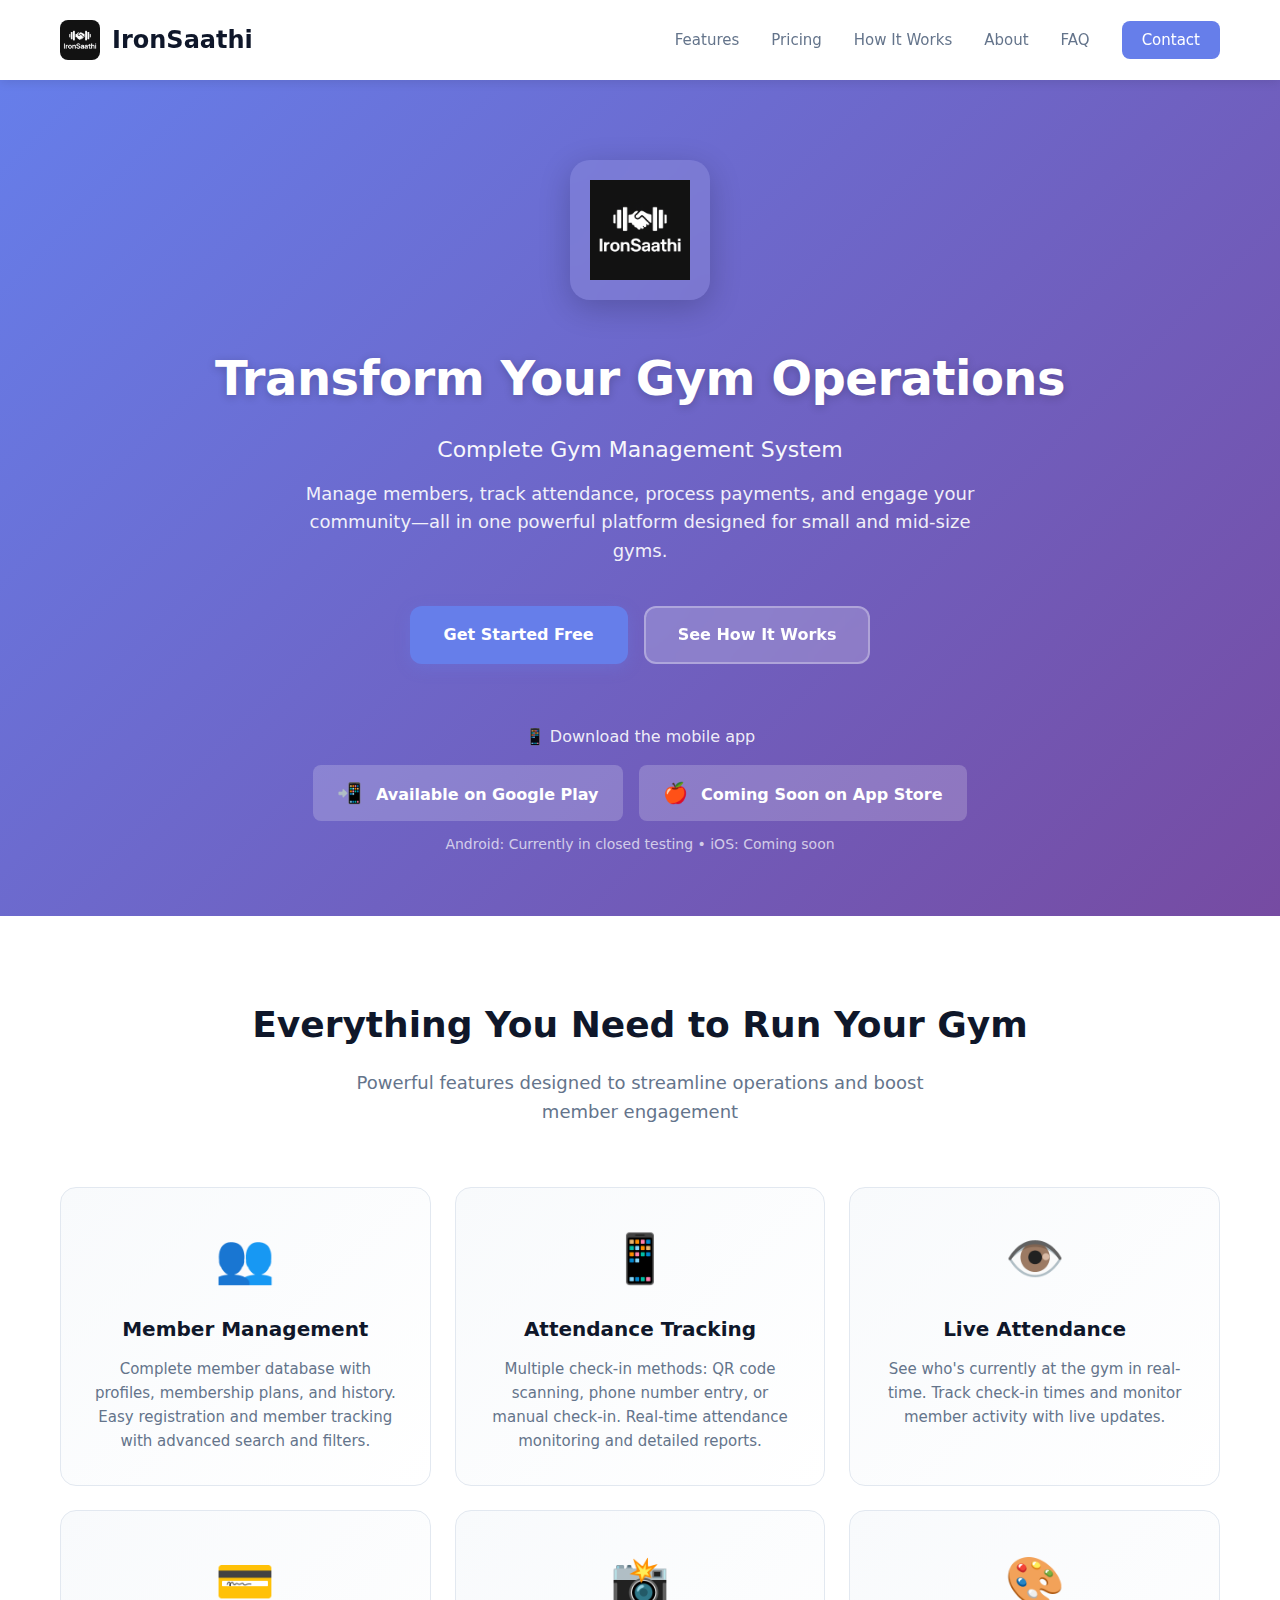
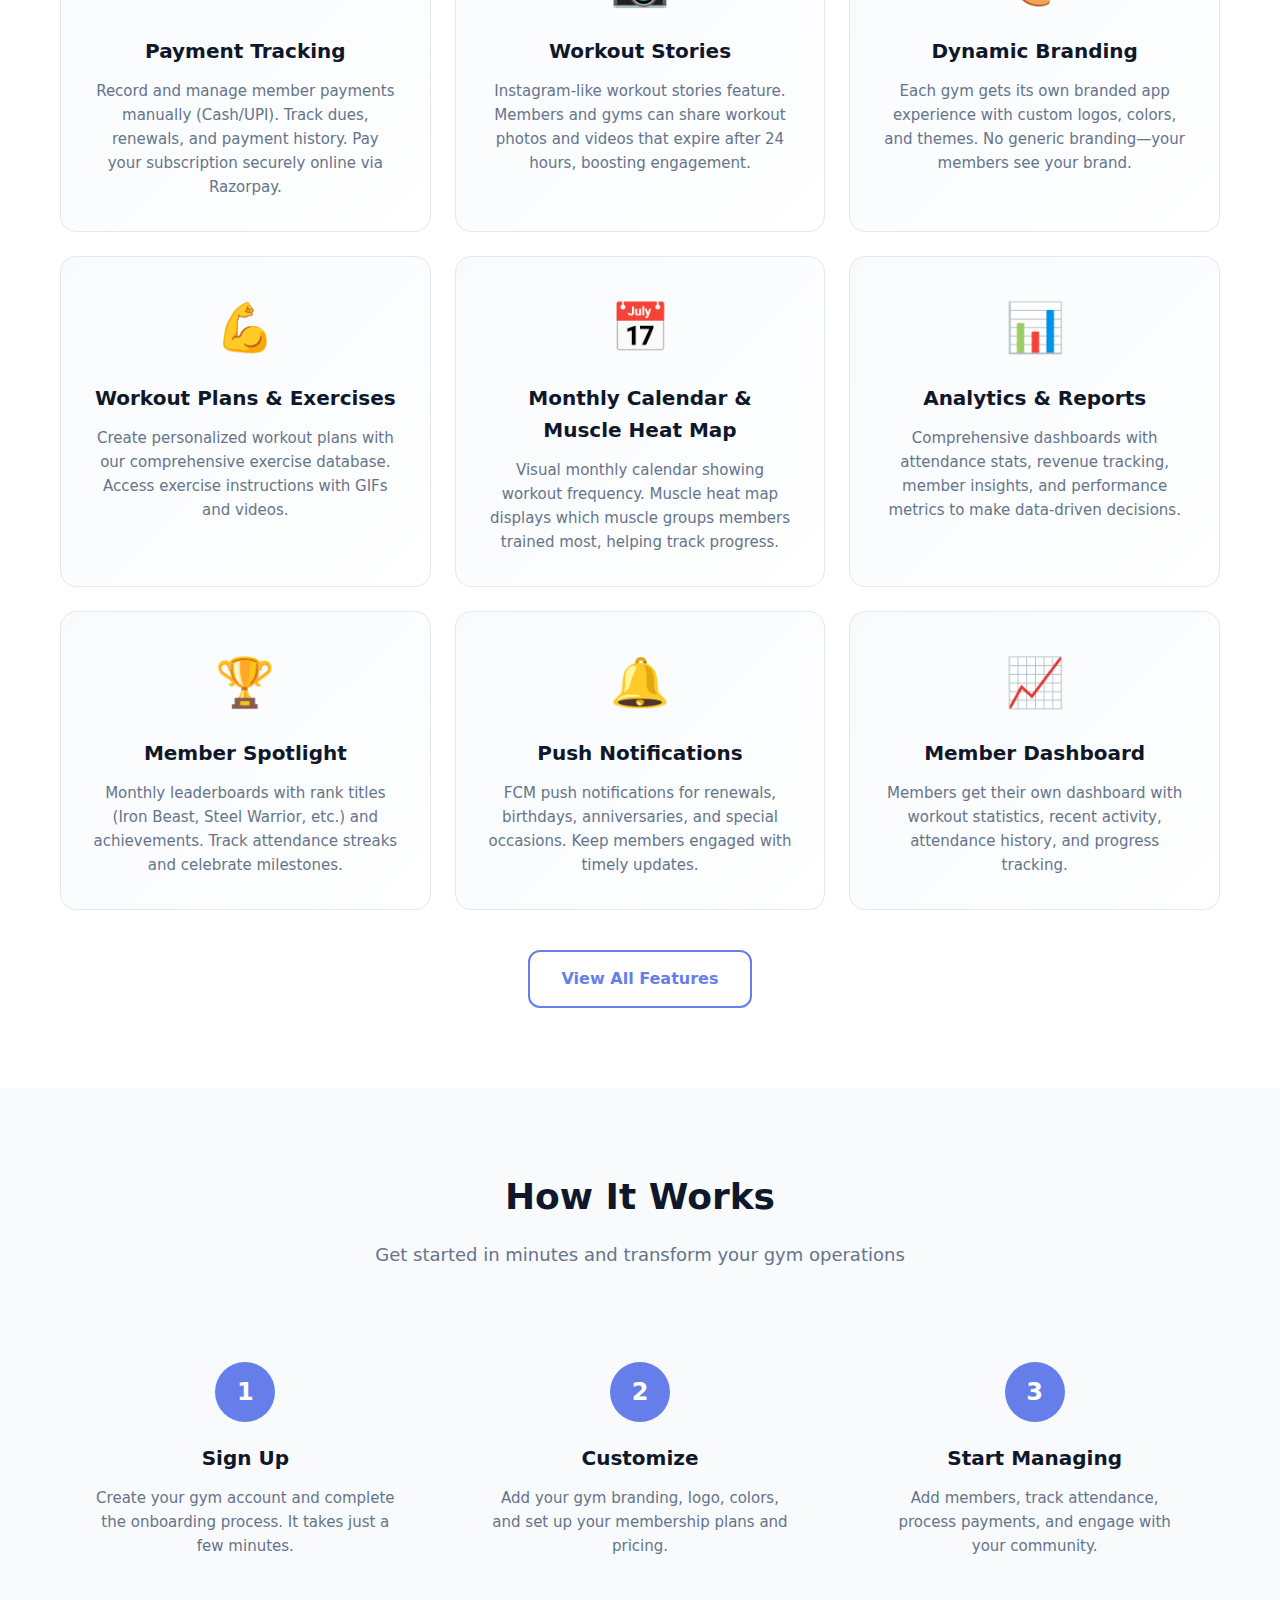
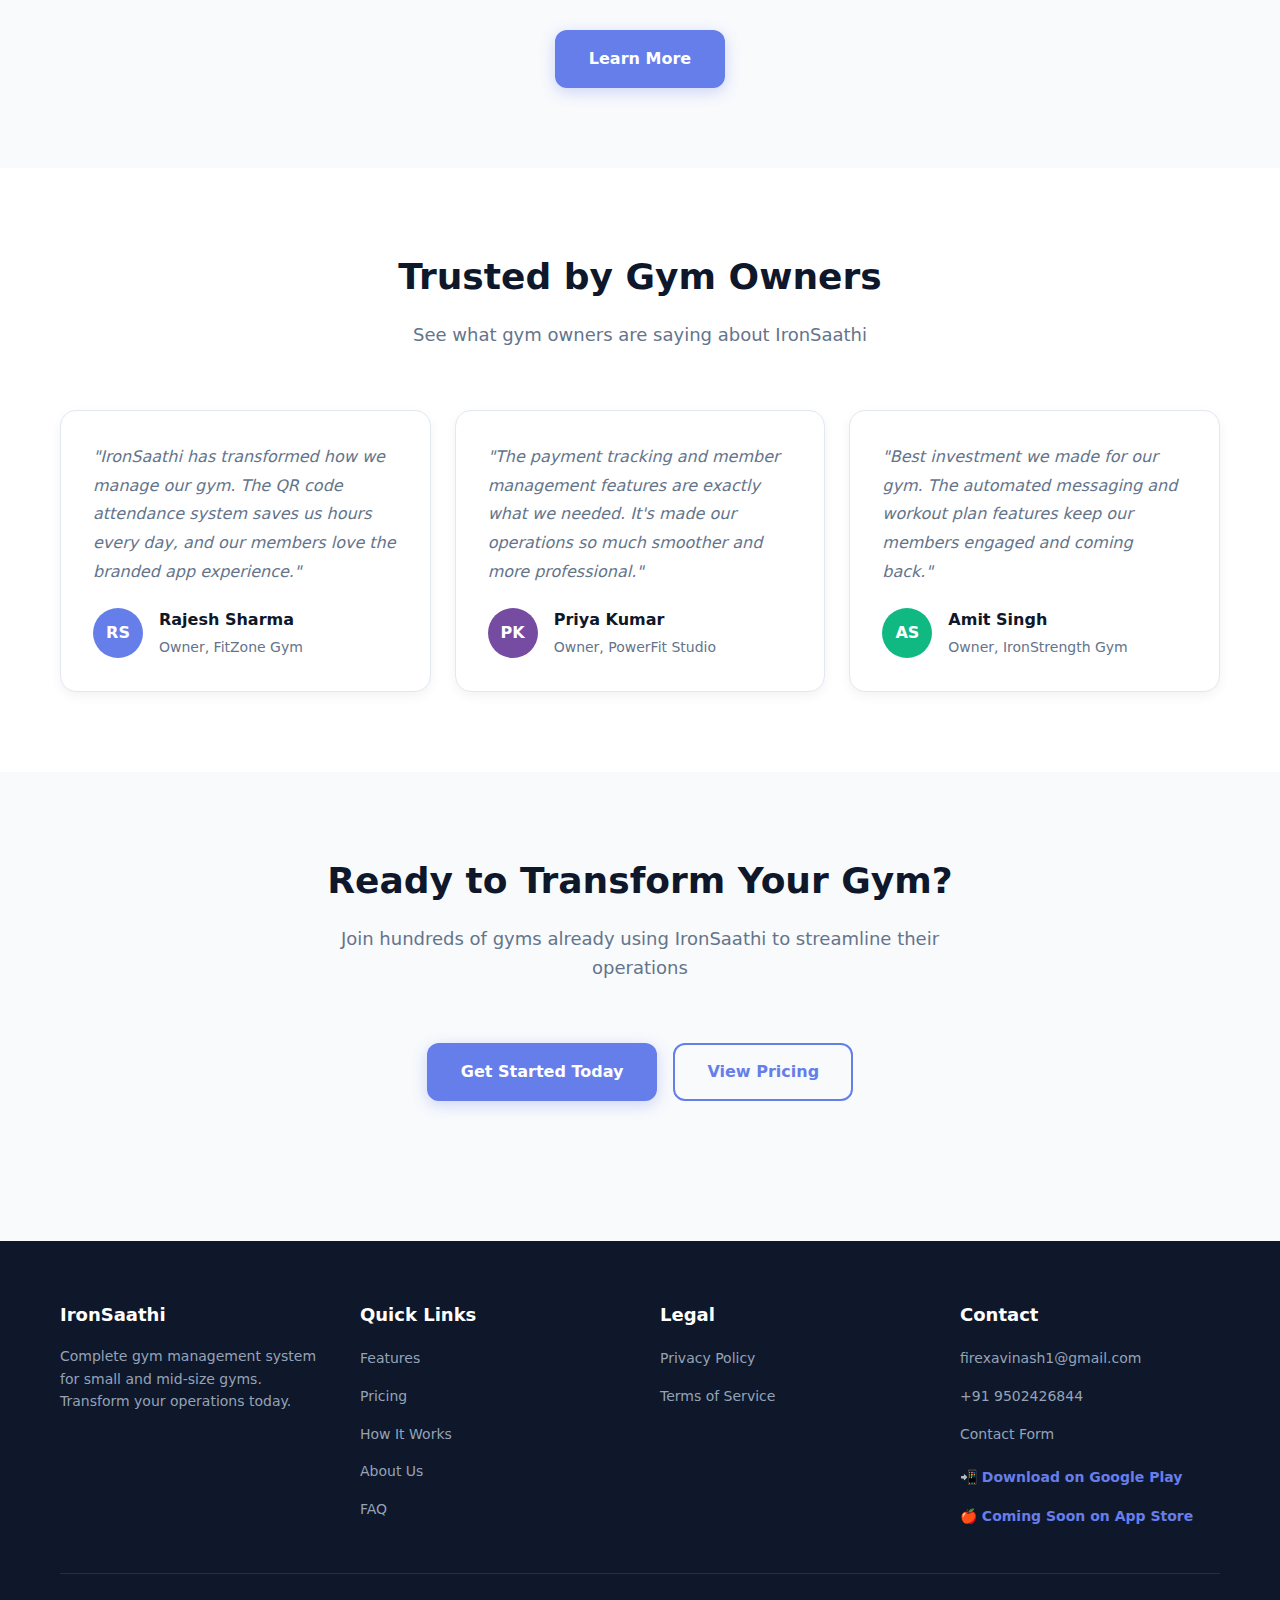
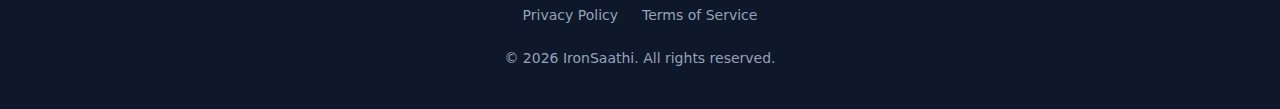
<file: index.html>
<!doctype html>
<html lang="en">
<head>
  <meta charset="utf-8" />
  <meta name="viewport" content="width=device-width,initial-scale=1" />
  <title>IronSaathi — Gym Operating System</title>
  <link rel="stylesheet" href="styles.css">
  <style>
    .hero { background: linear-gradient(135deg, var(--primary) 0%, var(--secondary) 100%); }
  </style>
</head>
<body>
  <!-- Header -->
  <header>
    <div class="container">
      <nav>
        <a href="/" class="logo-header">
          <img src="https://babasingh123.github.io/ChatGPT%20Image%20Nov%2023%2C%202025%2C%2009_24_16%20PM.png" alt="IronSaathi Logo" />
          <span>IronSaathi</span>
        </a>
        <ul class="nav-links">
          <li><a href="/#features">Features</a></li>
          <li><a href="/pricing.html">Pricing</a></li>
          <li><a href="/how-it-works.html">How It Works</a></li>
          <li><a href="/about.html">About</a></li>
          <li><a href="/faq.html">FAQ</a></li>
          <li><a href="/contact.html" class="btn-nav">Contact</a></li>
        </ul>
      </nav>
    </div>
  </header>

  <!-- Hero Section -->
  <section class="hero">
    <div class="container">
      <img class="hero-logo" 
           src="https://babasingh123.github.io/ChatGPT%20Image%20Nov%2023%2C%202025%2C%2009_24_16%20PM.png"
           alt="IronSaathi Logo" />
      
      <h1>Transform Your Gym Operations</h1>
      <p class="tagline">Complete Gym Management System</p>
      <p class="subtitle">Manage members, track attendance, process payments, and engage your community—all in one powerful platform designed for small and mid-size gyms.</p>
      
      <div class="cta-buttons">
        <a href="/contact.html" class="btn btn-primary">Get Started Free</a>
        <a href="/how-it-works.html" class="btn btn-secondary">See How It Works</a>
      </div>
      
      <div style="margin-top: 30px; text-align: center;">
        <p style="color: rgba(255,255,255,0.9); margin-bottom: 16px; font-size: 16px;">📱 Download the mobile app</p>
        <div style="display: flex; gap: 16px; justify-content: center; flex-wrap: wrap;">
          <a href="https://play.google.com/store/apps/details?id=com.ironsaathi.app" target="_blank" rel="noopener noreferrer" style="display: inline-block; background: rgba(255,255,255,0.2); padding: 12px 24px; border-radius: 8px; color: white; text-decoration: none; font-weight: 600; transition: background 0.3s;">
            <span style="font-size: 20px; margin-right: 8px;">📲</span>
            Available on Google Play
          </a>
          <a href="https://apps.apple.com/app/ironsaathi/id6755970504" target="_blank" rel="noopener noreferrer" style="display: inline-block; background: rgba(255,255,255,0.2); padding: 12px 24px; border-radius: 8px; color: white; text-decoration: none; font-weight: 600; transition: background 0.3s;">
            <span style="font-size: 20px; margin-right: 8px;">🍎</span>
            Coming Soon on App Store
          </a>
        </div>
        <p style="color: rgba(255,255,255,0.7); margin-top: 12px; font-size: 14px;">Android: Currently in closed testing • iOS: Coming soon</p>
      </div>
    </div>
  </section>

  <!-- Features Section -->
  <section class="section" id="features">
    <div class="container">
      <h2 class="section-title">Everything You Need to Run Your Gym</h2>
      <p class="section-subtitle">Powerful features designed to streamline operations and boost member engagement</p>
      
      <div class="grid grid-3">
        <div class="feature-card">
          <div class="feature-icon">👥</div>
          <h3>Member Management</h3>
          <p>Complete member database with profiles, membership plans, and history. Easy registration and member tracking with advanced search and filters.</p>
        </div>
        
        <div class="feature-card">
          <div class="feature-icon">📱</div>
          <h3>Attendance Tracking</h3>
          <p>Multiple check-in methods: QR code scanning, phone number entry, or manual check-in. Real-time attendance monitoring and detailed reports.</p>
        </div>
        
        <div class="feature-card">
          <div class="feature-icon">👁️</div>
          <h3>Live Attendance</h3>
          <p>See who's currently at the gym in real-time. Track check-in times and monitor member activity with live updates.</p>
        </div>
        
        <div class="feature-card">
          <div class="feature-icon">💳</div>
          <h3>Payment Tracking</h3>
          <p>Record and manage member payments manually (Cash/UPI). Track dues, renewals, and payment history. Pay your subscription securely online via Razorpay.</p>
        </div>
        
        <div class="feature-card">
          <div class="feature-icon">📸</div>
          <h3>Workout Stories</h3>
          <p>Instagram-like workout stories feature. Members and gyms can share workout photos and videos that expire after 24 hours, boosting engagement.</p>
        </div>
        
        <div class="feature-card">
          <div class="feature-icon">🎨</div>
          <h3>Dynamic Branding</h3>
          <p>Each gym gets its own branded app experience with custom logos, colors, and themes. No generic branding—your members see your brand.</p>
        </div>
        
        <div class="feature-card">
          <div class="feature-icon">💪</div>
          <h3>Workout Plans & Exercises</h3>
          <p>Create personalized workout plans with our comprehensive exercise database. Access exercise instructions with GIFs and videos.</p>
        </div>
        
        <div class="feature-card">
          <div class="feature-icon">📅</div>
          <h3>Monthly Calendar & Muscle Heat Map</h3>
          <p>Visual monthly calendar showing workout frequency. Muscle heat map displays which muscle groups members trained most, helping track progress.</p>
        </div>
        
        <div class="feature-card">
          <div class="feature-icon">📊</div>
          <h3>Analytics & Reports</h3>
          <p>Comprehensive dashboards with attendance stats, revenue tracking, member insights, and performance metrics to make data-driven decisions.</p>
        </div>
        
        <div class="feature-card">
          <div class="feature-icon">🏆</div>
          <h3>Member Spotlight</h3>
          <p>Monthly leaderboards with rank titles (Iron Beast, Steel Warrior, etc.) and achievements. Track attendance streaks and celebrate milestones.</p>
        </div>
        
        <div class="feature-card">
          <div class="feature-icon">🔔</div>
          <h3>Push Notifications</h3>
          <p>FCM push notifications for renewals, birthdays, anniversaries, and special occasions. Keep members engaged with timely updates.</p>
        </div>
        
        <div class="feature-card">
          <div class="feature-icon">📈</div>
          <h3>Member Dashboard</h3>
          <p>Members get their own dashboard with workout statistics, recent activity, attendance history, and progress tracking.</p>
        </div>
      </div>
      
      <div class="text-center mt-40">
        <a href="/features.html" class="btn btn-outline">View All Features</a>
      </div>
    </div>
  </section>

  <!-- How It Works Section -->
  <section class="section bg-light">
    <div class="container">
      <h2 class="section-title">How It Works</h2>
      <p class="section-subtitle">Get started in minutes and transform your gym operations</p>
      
      <div class="grid grid-3">
        <div class="step-card">
          <div class="step-number">1</div>
          <h3>Sign Up</h3>
          <p>Create your gym account and complete the onboarding process. It takes just a few minutes.</p>
        </div>
        
        <div class="step-card">
          <div class="step-number">2</div>
          <h3>Customize</h3>
          <p>Add your gym branding, logo, colors, and set up your membership plans and pricing.</p>
        </div>
        
        <div class="step-card">
          <div class="step-number">3</div>
          <h3>Start Managing</h3>
          <p>Add members, track attendance, process payments, and engage with your community.</p>
        </div>
      </div>
      
      <div class="text-center mt-40">
        <a href="/how-it-works.html" class="btn btn-primary">Learn More</a>
      </div>
    </div>
  </section>

  <!-- Testimonials Section -->
  <section class="section">
    <div class="container">
      <h2 class="section-title">Trusted by Gym Owners</h2>
      <p class="section-subtitle">See what gym owners are saying about IronSaathi</p>
      
      <div class="grid grid-3">
        <div class="testimonial-card">
          <div class="testimonial-text">
            "IronSaathi has transformed how we manage our gym. The QR code attendance system saves us hours every day, and our members love the branded app experience."
          </div>
          <div class="testimonial-author">
            <div style="width:50px;height:50px;border-radius:50%;background:var(--primary);display:flex;align-items:center;justify-content:center;color:white;font-weight:700;">RS</div>
            <div class="testimonial-info">
              <h4>Rajesh Sharma</h4>
              <p>Owner, FitZone Gym</p>
            </div>
          </div>
        </div>
        
        <div class="testimonial-card">
          <div class="testimonial-text">
            "The payment tracking and member management features are exactly what we needed. It's made our operations so much smoother and more professional."
          </div>
          <div class="testimonial-author">
            <div style="width:50px;height:50px;border-radius:50%;background:var(--secondary);display:flex;align-items:center;justify-content:center;color:white;font-weight:700;">PK</div>
            <div class="testimonial-info">
              <h4>Priya Kumar</h4>
              <p>Owner, PowerFit Studio</p>
            </div>
          </div>
        </div>
        
        <div class="testimonial-card">
          <div class="testimonial-text">
            "Best investment we made for our gym. The automated messaging and workout plan features keep our members engaged and coming back."
          </div>
          <div class="testimonial-author">
            <div style="width:50px;height:50px;border-radius:50%;background:var(--success);display:flex;align-items:center;justify-content:center;color:white;font-weight:700;">AS</div>
            <div class="testimonial-info">
              <h4>Amit Singh</h4>
              <p>Owner, IronStrength Gym</p>
            </div>
          </div>
        </div>
      </div>
    </div>
  </section>

  <!-- CTA Section -->
  <section class="section bg-light">
    <div class="container text-center">
      <h2 class="section-title">Ready to Transform Your Gym?</h2>
      <p class="section-subtitle">Join hundreds of gyms already using IronSaathi to streamline their operations</p>
      <div class="cta-buttons">
        <a href="/contact.html" class="btn btn-primary">Get Started Today</a>
        <a href="/pricing.html" class="btn btn-outline">View Pricing</a>
      </div>
    </div>
  </section>

  <!-- Footer -->
  <footer>
    <div class="container">
      <div class="footer-content">
        <div class="footer-section">
          <h3>IronSaathi</h3>
          <p style="color:var(--text-light);margin-top:12px;font-size:14px;">Complete gym management system for small and mid-size gyms. Transform your operations today.</p>
        </div>
        
        <div class="footer-section">
          <h3>Quick Links</h3>
          <ul>
            <li><a href="/#features">Features</a></li>
            <li><a href="/pricing.html">Pricing</a></li>
            <li><a href="/how-it-works.html">How It Works</a></li>
            <li><a href="/about.html">About Us</a></li>
            <li><a href="/faq.html">FAQ</a></li>
          </ul>
        </div>
        
        <div class="footer-section">
          <h3>Legal</h3>
          <ul>
            <li><a href="/privacy-policy.html">Privacy Policy</a></li>
            <li><a href="/terms-of-service.html">Terms of Service</a></li>
          </ul>
        </div>
        
        <div class="footer-section">
          <h3>Contact</h3>
          <ul>
            <li><a href="mailto:firexavinash1@gmail.com">firexavinash1@gmail.com</a></li>
            <li><a href="tel:+919502426844">+91 9502426844</a></li>
            <li><a href="/contact.html">Contact Form</a></li>
          </ul>
          <div style="margin-top: 20px; display: flex; gap: 16px; flex-wrap: wrap;">
            <a href="https://play.google.com/store/apps/details?id=com.ironsaathi.app" target="_blank" rel="noopener noreferrer" style="display: inline-block; color: var(--primary); text-decoration: none; font-weight: 600;">
              📲 Download on Google Play
            </a>
            <a href="https://apps.apple.com/app/ironsaathi/id6755970504" target="_blank" rel="noopener noreferrer" style="display: inline-block; color: var(--primary); text-decoration: none; font-weight: 600;">
              🍎 Coming Soon on App Store
            </a>
          </div>
        </div>
      </div>
      
      <div class="footer-bottom">
        <div class="footer-links">
          <a href="/privacy-policy.html">Privacy Policy</a>
          <a href="/terms-of-service.html">Terms of Service</a>
        </div>
        <div>© <span id="year"></span> IronSaathi. All rights reserved.</div>
      </div>
    </div>
  </footer>

  <script>
    document.getElementById('year').textContent = new Date().getFullYear();
    
    // Smooth scroll for anchor links
    document.querySelectorAll('a[href^="#"]').forEach(anchor => {
      anchor.addEventListener('click', function (e) {
        e.preventDefault();
        const target = document.querySelector(this.getAttribute('href'));
        if (target) {
          target.scrollIntoView({ behavior: 'smooth', block: 'start' });
        }
      });
    });
  </script>
</body>
</html>
</file>
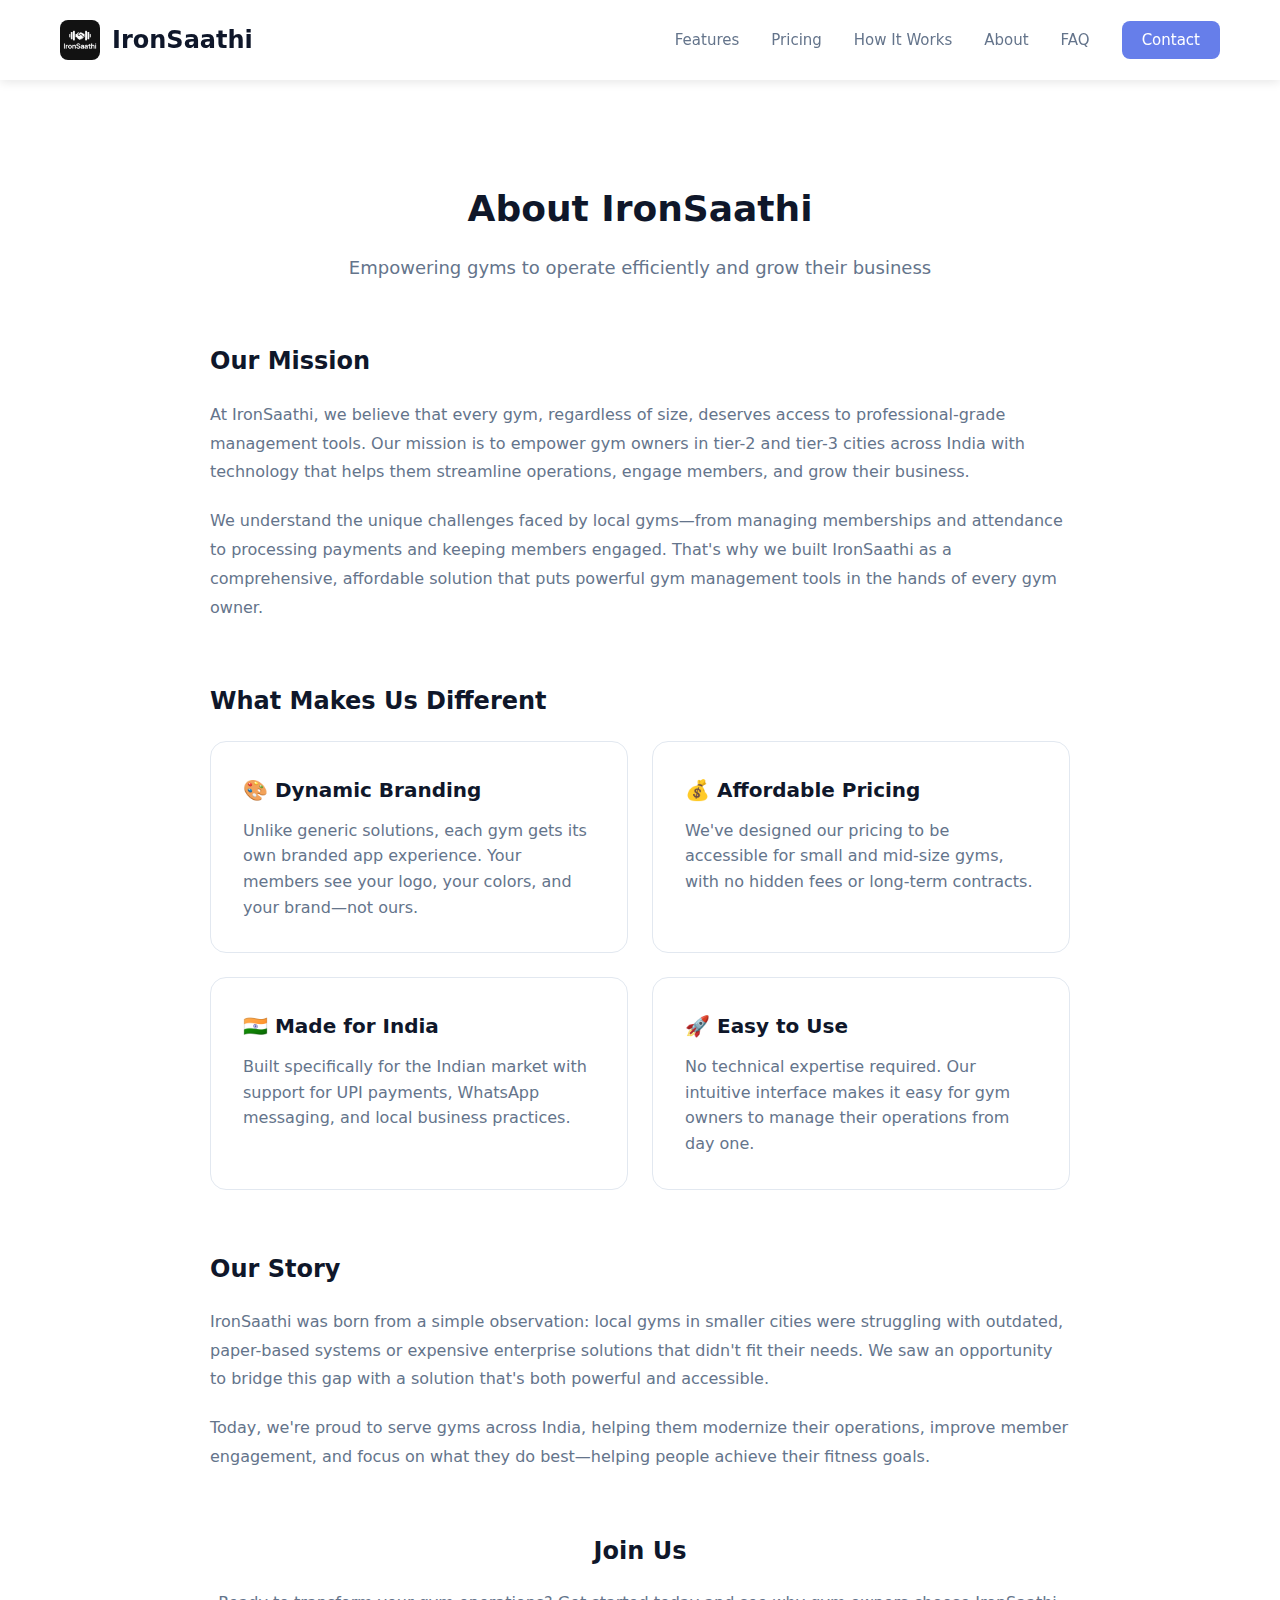
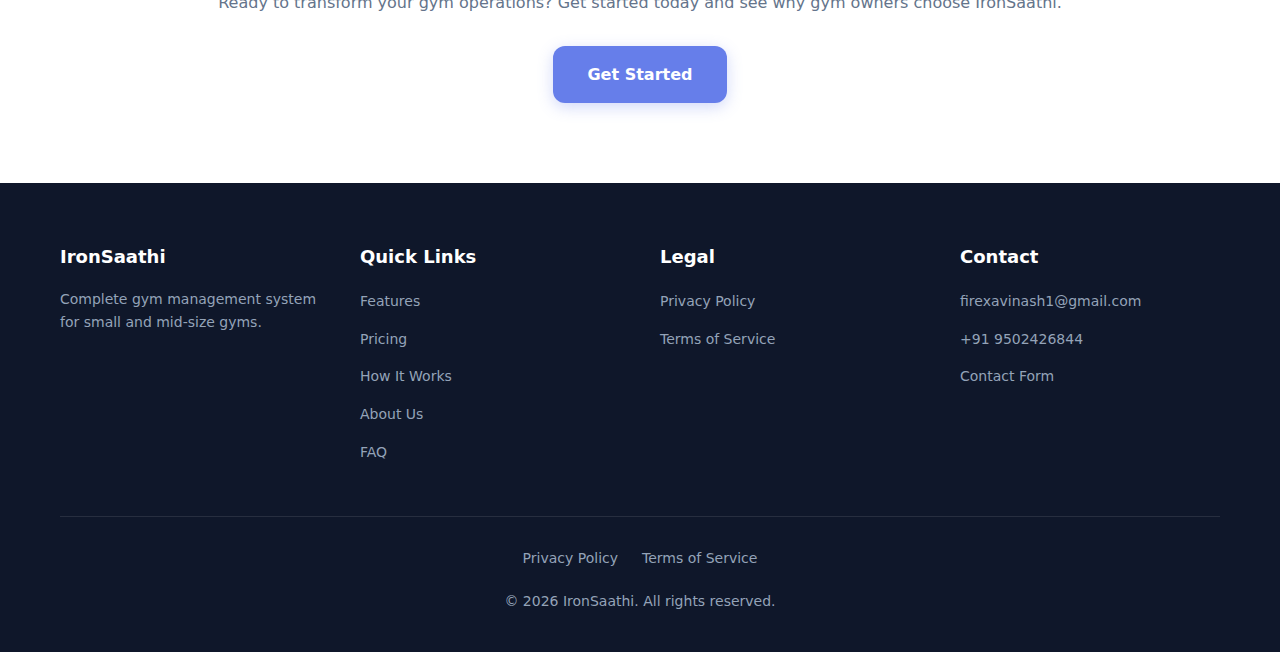
<file: about.html>
<!doctype html>
<html lang="en">
<head>
  <meta charset="utf-8" />
  <meta name="viewport" content="width=device-width,initial-scale=1" />
  <title>About Us — IronSaathi</title>
  <link rel="stylesheet" href="styles.css">
</head>
<body>
  <header>
    <div class="container">
      <nav>
        <a href="/" class="logo-header">
          <img src="https://babasingh123.github.io/ChatGPT%20Image%20Nov%2023%2C%202025%2C%2009_24_16%20PM.png" alt="IronSaathi Logo" />
          <span>IronSaathi</span>
        </a>
        <ul class="nav-links">
          <li><a href="/#features">Features</a></li>
          <li><a href="/pricing.html">Pricing</a></li>
          <li><a href="/how-it-works.html">How It Works</a></li>
          <li><a href="/about.html">About</a></li>
          <li><a href="/faq.html">FAQ</a></li>
          <li><a href="/contact.html" class="btn-nav">Contact</a></li>
        </ul>
      </nav>
    </div>
  </header>

  <section class="section" style="padding-top: 100px;">
    <div class="container" style="max-width: 900px;">
      <h2 class="section-title">About IronSaathi</h2>
      <p class="section-subtitle">Empowering gyms to operate efficiently and grow their business</p>
      
      <div style="margin-bottom: 60px;">
        <h3 style="font-size: 24px; margin-bottom: 20px; color: var(--text-dark);">Our Mission</h3>
        <p style="font-size: 16px; color: var(--text-gray); line-height: 1.8; margin-bottom: 20px;">
          At IronSaathi, we believe that every gym, regardless of size, deserves access to professional-grade management tools. Our mission is to empower gym owners in tier-2 and tier-3 cities across India with technology that helps them streamline operations, engage members, and grow their business.
        </p>
        <p style="font-size: 16px; color: var(--text-gray); line-height: 1.8;">
          We understand the unique challenges faced by local gyms—from managing memberships and attendance to processing payments and keeping members engaged. That's why we built IronSaathi as a comprehensive, affordable solution that puts powerful gym management tools in the hands of every gym owner.
        </p>
      </div>

      <div style="margin-bottom: 60px;">
        <h3 style="font-size: 24px; margin-bottom: 20px; color: var(--text-dark);">What Makes Us Different</h3>
        <div class="grid grid-2" style="gap: 24px;">
          <div class="card">
            <h4 style="font-size: 20px; margin-bottom: 12px; color: var(--text-dark);">🎨 Dynamic Branding</h4>
            <p style="color: var(--text-gray);">Unlike generic solutions, each gym gets its own branded app experience. Your members see your logo, your colors, and your brand—not ours.</p>
          </div>
          <div class="card">
            <h4 style="font-size: 20px; margin-bottom: 12px; color: var(--text-dark);">💰 Affordable Pricing</h4>
            <p style="color: var(--text-gray);">We've designed our pricing to be accessible for small and mid-size gyms, with no hidden fees or long-term contracts.</p>
          </div>
          <div class="card">
            <h4 style="font-size: 20px; margin-bottom: 12px; color: var(--text-dark);">🇮🇳 Made for India</h4>
            <p style="color: var(--text-gray);">Built specifically for the Indian market with support for UPI payments, WhatsApp messaging, and local business practices.</p>
          </div>
          <div class="card">
            <h4 style="font-size: 20px; margin-bottom: 12px; color: var(--text-dark);">🚀 Easy to Use</h4>
            <p style="color: var(--text-gray);">No technical expertise required. Our intuitive interface makes it easy for gym owners to manage their operations from day one.</p>
          </div>
        </div>
      </div>

      <div style="margin-bottom: 60px;">
        <h3 style="font-size: 24px; margin-bottom: 20px; color: var(--text-dark);">Our Story</h3>
        <p style="font-size: 16px; color: var(--text-gray); line-height: 1.8; margin-bottom: 20px;">
          IronSaathi was born from a simple observation: local gyms in smaller cities were struggling with outdated, paper-based systems or expensive enterprise solutions that didn't fit their needs. We saw an opportunity to bridge this gap with a solution that's both powerful and accessible.
        </p>
        <p style="font-size: 16px; color: var(--text-gray); line-height: 1.8;">
          Today, we're proud to serve gyms across India, helping them modernize their operations, improve member engagement, and focus on what they do best—helping people achieve their fitness goals.
        </p>
      </div>

      <div class="text-center">
        <h3 style="font-size: 24px; margin-bottom: 20px; color: var(--text-dark);">Join Us</h3>
        <p style="font-size: 16px; color: var(--text-gray); margin-bottom: 30px;">
          Ready to transform your gym operations? Get started today and see why gym owners choose IronSaathi.
        </p>
        <a href="/contact.html" class="btn btn-primary">Get Started</a>
      </div>
    </div>
  </section>

  <footer>
    <div class="container">
      <div class="footer-content">
        <div class="footer-section">
          <h3>IronSaathi</h3>
          <p style="color:var(--text-light);margin-top:12px;font-size:14px;">Complete gym management system for small and mid-size gyms.</p>
        </div>
        <div class="footer-section">
          <h3>Quick Links</h3>
          <ul>
            <li><a href="/#features">Features</a></li>
            <li><a href="/pricing.html">Pricing</a></li>
            <li><a href="/how-it-works.html">How It Works</a></li>
            <li><a href="/about.html">About Us</a></li>
            <li><a href="/faq.html">FAQ</a></li>
          </ul>
        </div>
        <div class="footer-section">
          <h3>Legal</h3>
          <ul>
            <li><a href="/privacy-policy.html">Privacy Policy</a></li>
            <li><a href="/terms-of-service.html">Terms of Service</a></li>
          </ul>
        </div>
        <div class="footer-section">
          <h3>Contact</h3>
          <ul>
            <li><a href="mailto:firexavinash1@gmail.com">firexavinash1@gmail.com</a></li>
            <li><a href="tel:+919502426844">+91 9502426844</a></li>
            <li><a href="/contact.html">Contact Form</a></li>
          </ul>
        </div>
      </div>
      <div class="footer-bottom">
        <div class="footer-links">
          <a href="/privacy-policy.html">Privacy Policy</a>
          <a href="/terms-of-service.html">Terms of Service</a>
        </div>
        <div>© <span id="year"></span> IronSaathi. All rights reserved.</div>
      </div>
    </div>
  </footer>

  <script>
    document.getElementById('year').textContent = new Date().getFullYear();
  </script>
</body>
</html>
</file>
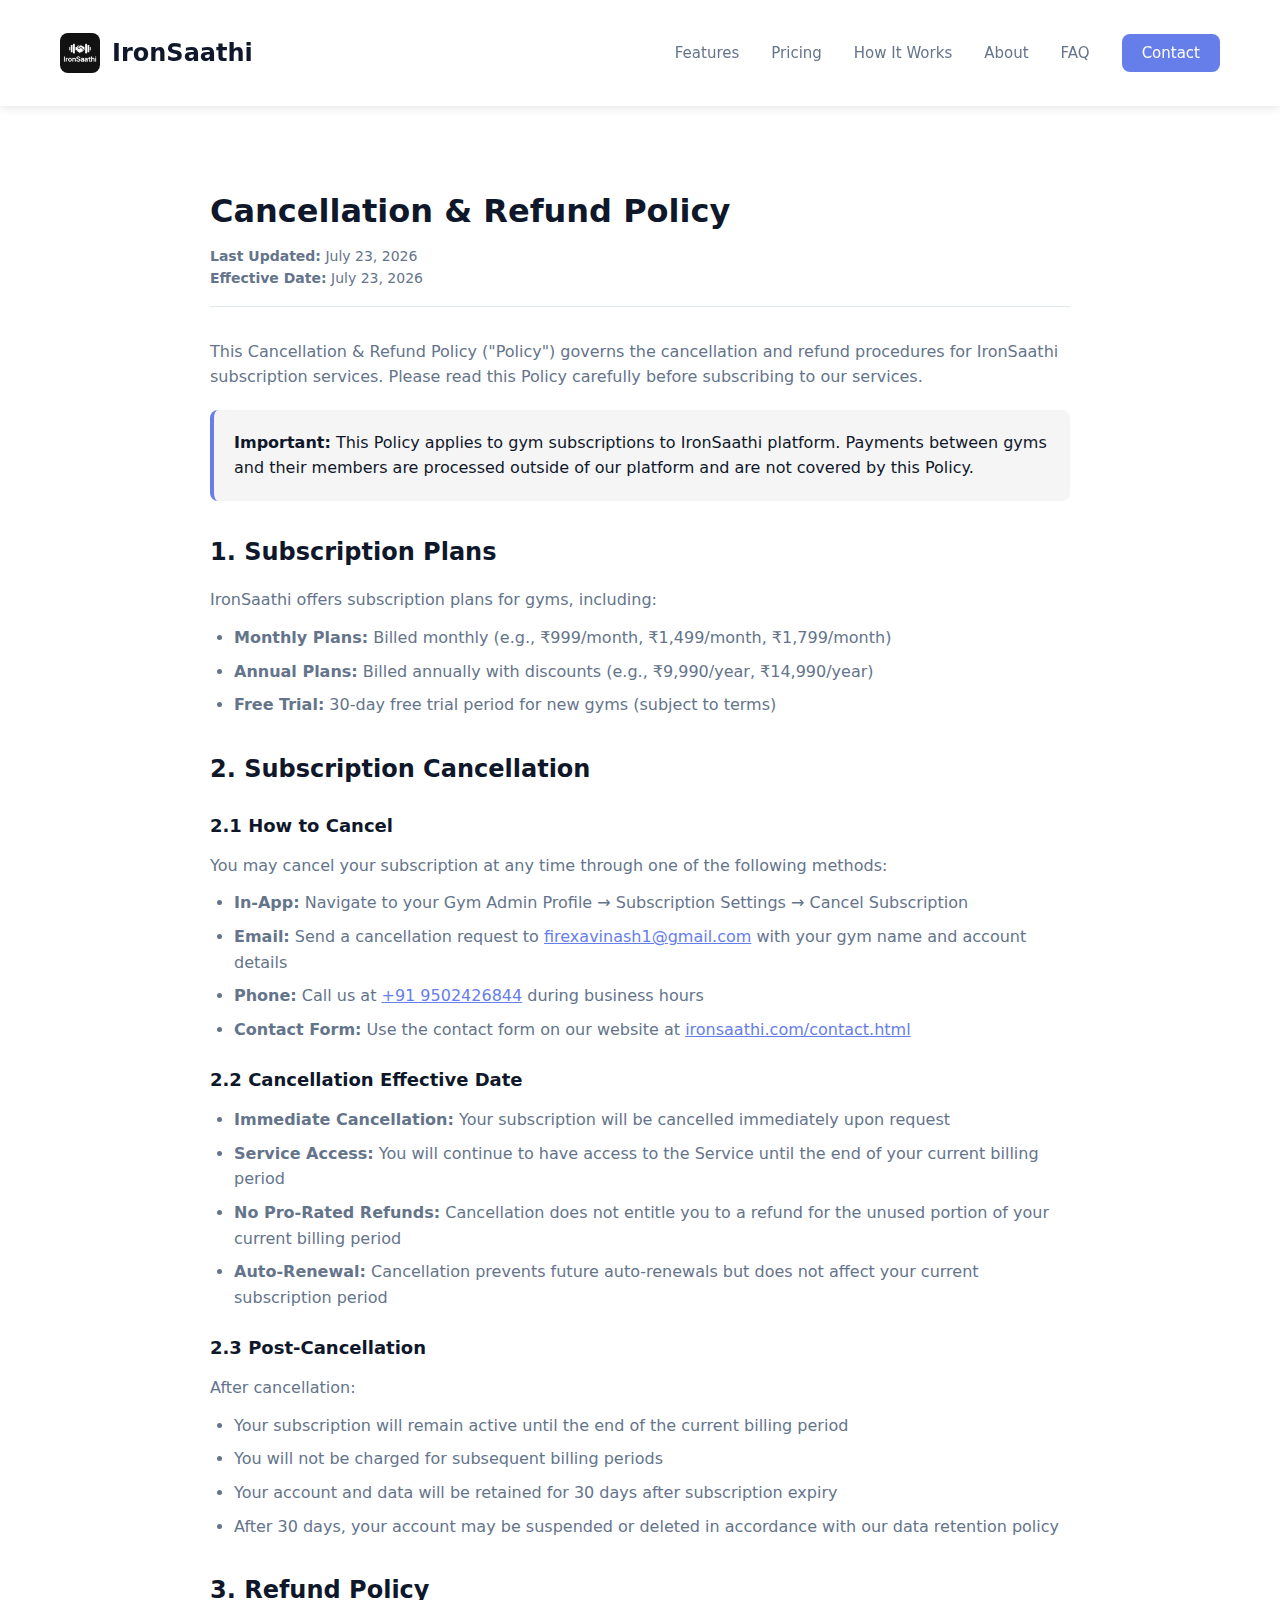
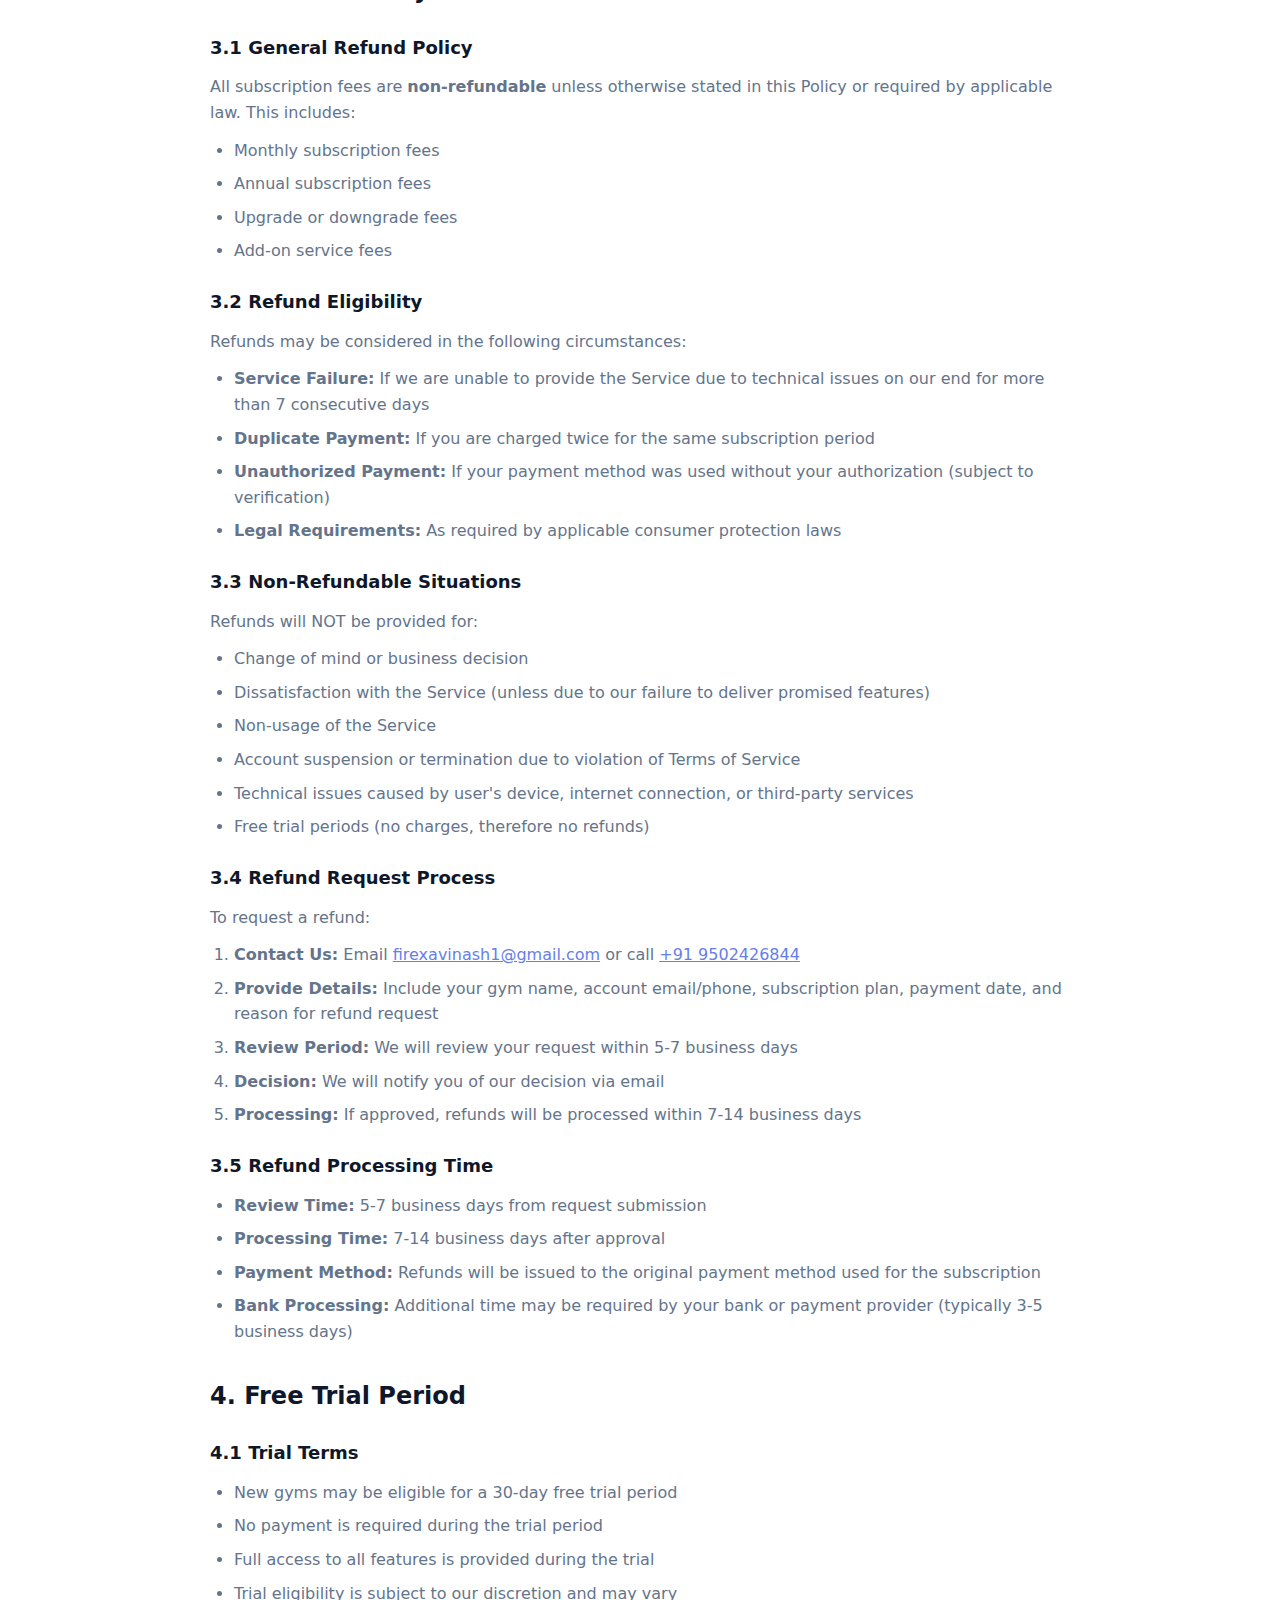
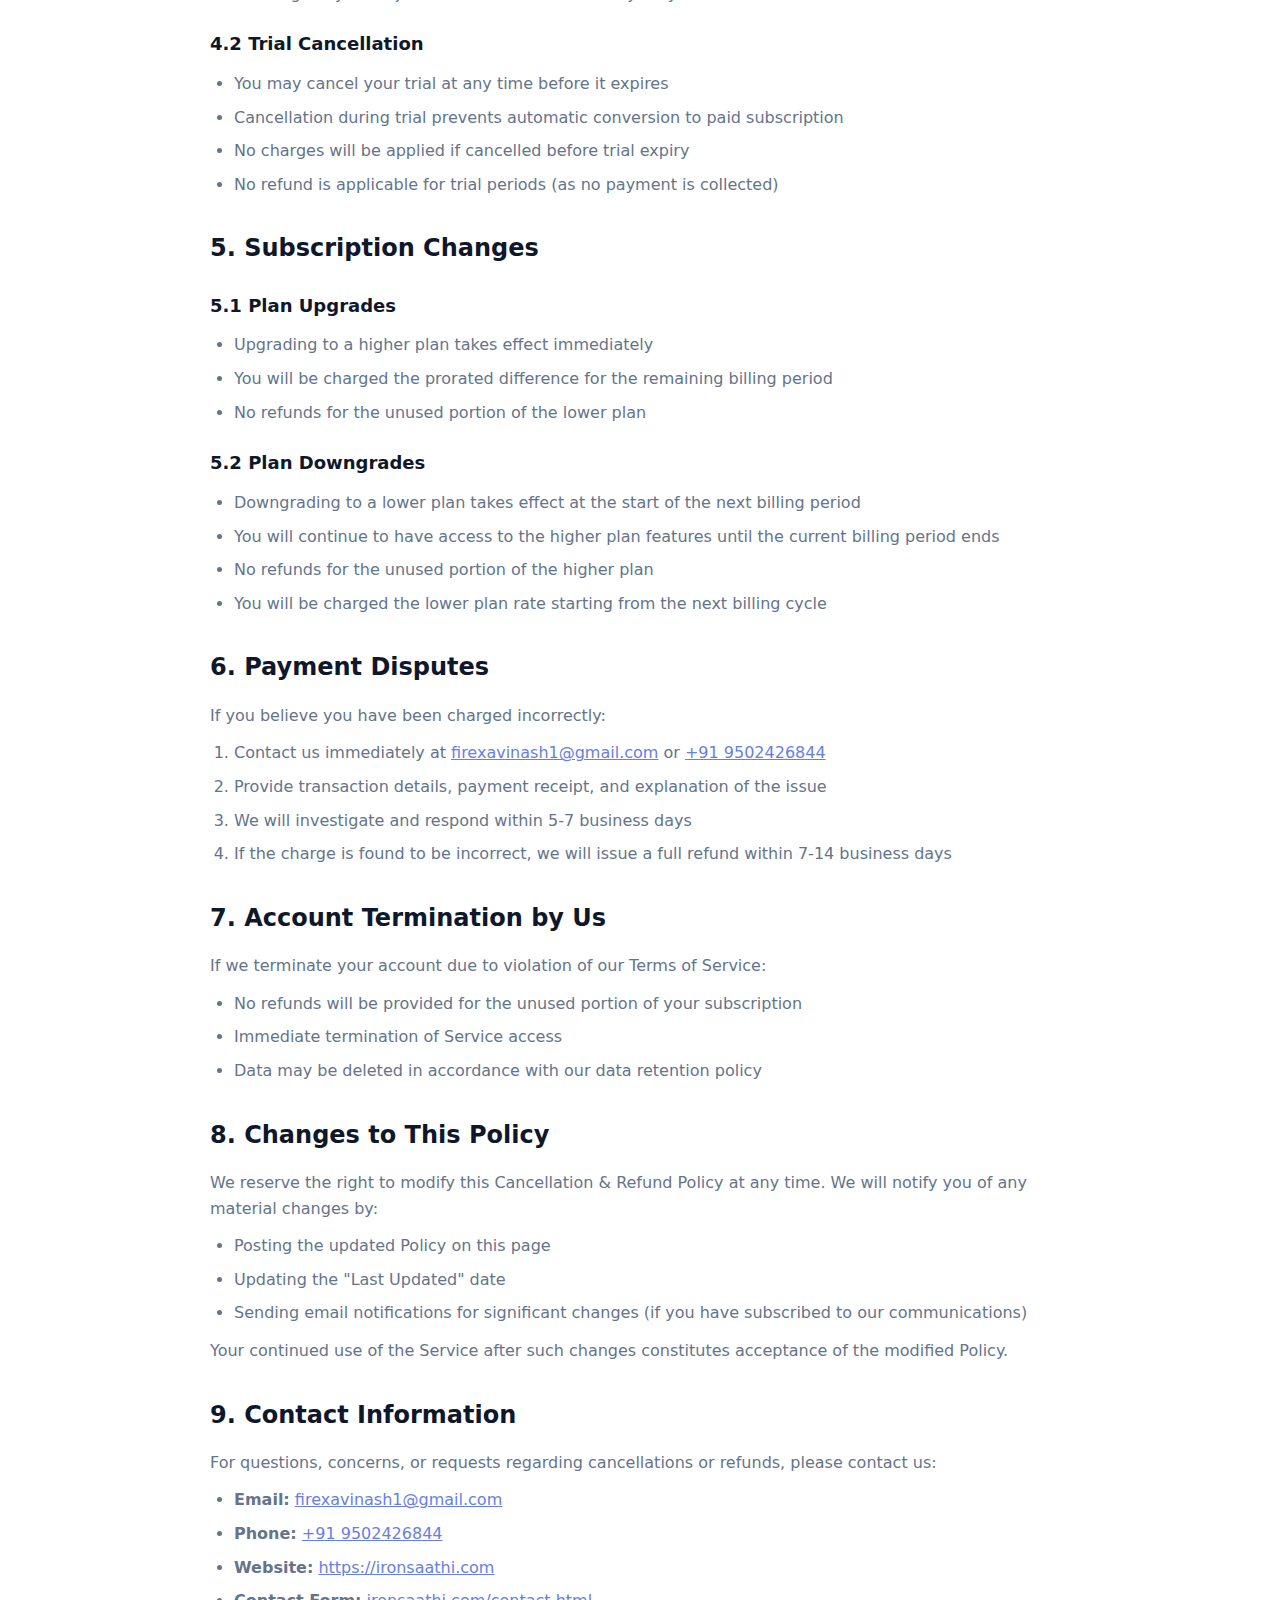
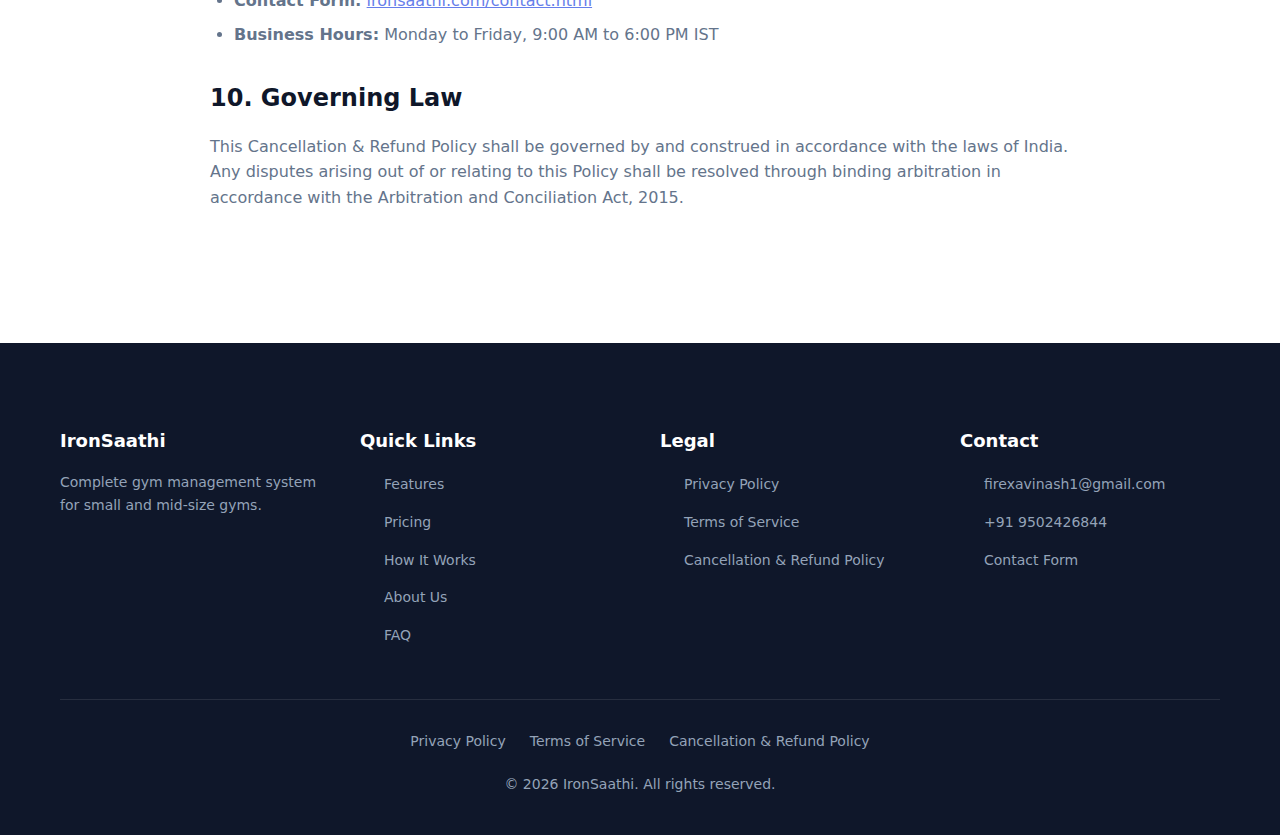
<file: cancellation-refund-policy.html>
<!doctype html>
<html lang="en">
<head>
  <meta charset="utf-8" />
  <meta name="viewport" content="width=device-width,initial-scale=1" />
  <title>Cancellation & Refund Policy — IronSaathi</title>
  <link rel="stylesheet" href="styles.css">
  <style>
    .content-container { max-width: 900px; margin: 0 auto; padding: 40px 20px; }
    .meta { color: var(--text-gray); font-size: 14px; margin-bottom: 32px; padding-bottom: 16px; border-bottom: 1px solid var(--border); }
    h1 { margin: 0 0 8px; font-size: 32px; color: var(--text-dark); }
    h2 { margin: 32px 0 16px; font-size: 24px; color: var(--text-dark); }
    h3 { margin: 24px 0 12px; font-size: 18px; color: var(--text-dark); }
    p { margin: 12px 0; color: var(--text-gray); }
    ul, ol { margin: 12px 0; padding-left: 24px; color: var(--text-gray); }
    li { margin: 8px 0; }
    a { color: var(--primary); text-decoration: underline; }
    .highlight-box { background: #f5f5f5; padding: 20px; border-radius: 8px; margin: 20px 0; border-left: 4px solid var(--primary); }
  </style>
</head>
<body>
  <header>
    <div class="container">
      <nav>
        <a href="/" class="logo-header">
          <img src="https://babasingh123.github.io/ChatGPT%20Image%20Nov%2023%2C%202025%2C%2009_24_16%20PM.png" alt="IronSaathi Logo" />
          <span>IronSaathi</span>
        </a>
        <ul class="nav-links">
          <li><a href="/#features">Features</a></li>
          <li><a href="/pricing.html">Pricing</a></li>
          <li><a href="/how-it-works.html">How It Works</a></li>
          <li><a href="/about.html">About</a></li>
          <li><a href="/faq.html">FAQ</a></li>
          <li><a href="/contact.html" class="btn-nav">Contact</a></li>
        </ul>
      </nav>
    </div>
  </header>

  <section class="section" style="padding-top: 40px;">
    <div class="content-container">
    
    <h1>Cancellation & Refund Policy</h1>
    <div class="meta">
      <strong>Last Updated:</strong> <span id="lastUpdated"></span><br>
      <strong>Effective Date:</strong> <span id="effectiveDate"></span>
    </div>

    <p>This Cancellation & Refund Policy ("Policy") governs the cancellation and refund procedures for IronSaathi subscription services. Please read this Policy carefully before subscribing to our services.</p>

    <div class="highlight-box">
      <strong>Important:</strong> This Policy applies to gym subscriptions to IronSaathi platform. Payments between gyms and their members are processed outside of our platform and are not covered by this Policy.
    </div>

    <h2>1. Subscription Plans</h2>
    <p>IronSaathi offers subscription plans for gyms, including:</p>
    <ul>
      <li><strong>Monthly Plans:</strong> Billed monthly (e.g., ₹999/month, ₹1,499/month, ₹1,799/month)</li>
      <li><strong>Annual Plans:</strong> Billed annually with discounts (e.g., ₹9,990/year, ₹14,990/year)</li>
      <li><strong>Free Trial:</strong> 30-day free trial period for new gyms (subject to terms)</li>
    </ul>

    <h2>2. Subscription Cancellation</h2>
    <h3>2.1 How to Cancel</h3>
    <p>You may cancel your subscription at any time through one of the following methods:</p>
    <ul>
      <li><strong>In-App:</strong> Navigate to your Gym Admin Profile → Subscription Settings → Cancel Subscription</li>
      <li><strong>Email:</strong> Send a cancellation request to <a href="mailto:firexavinash1@gmail.com">firexavinash1@gmail.com</a> with your gym name and account details</li>
      <li><strong>Phone:</strong> Call us at <a href="tel:+919502426844">+91 9502426844</a> during business hours</li>
      <li><strong>Contact Form:</strong> Use the contact form on our website at <a href="/contact.html">ironsaathi.com/contact.html</a></li>
    </ul>

    <h3>2.2 Cancellation Effective Date</h3>
    <ul>
      <li><strong>Immediate Cancellation:</strong> Your subscription will be cancelled immediately upon request</li>
      <li><strong>Service Access:</strong> You will continue to have access to the Service until the end of your current billing period</li>
      <li><strong>No Pro-Rated Refunds:</strong> Cancellation does not entitle you to a refund for the unused portion of your current billing period</li>
      <li><strong>Auto-Renewal:</strong> Cancellation prevents future auto-renewals but does not affect your current subscription period</li>
    </ul>

    <h3>2.3 Post-Cancellation</h3>
    <p>After cancellation:</p>
    <ul>
      <li>Your subscription will remain active until the end of the current billing period</li>
      <li>You will not be charged for subsequent billing periods</li>
      <li>Your account and data will be retained for 30 days after subscription expiry</li>
      <li>After 30 days, your account may be suspended or deleted in accordance with our data retention policy</li>
    </ul>

    <h2>3. Refund Policy</h2>
    <h3>3.1 General Refund Policy</h3>
    <p>All subscription fees are <strong>non-refundable</strong> unless otherwise stated in this Policy or required by applicable law. This includes:</p>
    <ul>
      <li>Monthly subscription fees</li>
      <li>Annual subscription fees</li>
      <li>Upgrade or downgrade fees</li>
      <li>Add-on service fees</li>
    </ul>

    <h3>3.2 Refund Eligibility</h3>
    <p>Refunds may be considered in the following circumstances:</p>
    <ul>
      <li><strong>Service Failure:</strong> If we are unable to provide the Service due to technical issues on our end for more than 7 consecutive days</li>
      <li><strong>Duplicate Payment:</strong> If you are charged twice for the same subscription period</li>
      <li><strong>Unauthorized Payment:</strong> If your payment method was used without your authorization (subject to verification)</li>
      <li><strong>Legal Requirements:</strong> As required by applicable consumer protection laws</li>
    </ul>

    <h3>3.3 Non-Refundable Situations</h3>
    <p>Refunds will NOT be provided for:</p>
    <ul>
      <li>Change of mind or business decision</li>
      <li>Dissatisfaction with the Service (unless due to our failure to deliver promised features)</li>
      <li>Non-usage of the Service</li>
      <li>Account suspension or termination due to violation of Terms of Service</li>
      <li>Technical issues caused by user's device, internet connection, or third-party services</li>
      <li>Free trial periods (no charges, therefore no refunds)</li>
    </ul>

    <h3>3.4 Refund Request Process</h3>
    <p>To request a refund:</p>
    <ol>
      <li><strong>Contact Us:</strong> Email <a href="mailto:firexavinash1@gmail.com">firexavinash1@gmail.com</a> or call <a href="tel:+919502426844">+91 9502426844</a></li>
      <li><strong>Provide Details:</strong> Include your gym name, account email/phone, subscription plan, payment date, and reason for refund request</li>
      <li><strong>Review Period:</strong> We will review your request within 5-7 business days</li>
      <li><strong>Decision:</strong> We will notify you of our decision via email</li>
      <li><strong>Processing:</strong> If approved, refunds will be processed within 7-14 business days</li>
    </ol>

    <h3>3.5 Refund Processing Time</h3>
    <ul>
      <li><strong>Review Time:</strong> 5-7 business days from request submission</li>
      <li><strong>Processing Time:</strong> 7-14 business days after approval</li>
      <li><strong>Payment Method:</strong> Refunds will be issued to the original payment method used for the subscription</li>
      <li><strong>Bank Processing:</strong> Additional time may be required by your bank or payment provider (typically 3-5 business days)</li>
    </ul>

    <h2>4. Free Trial Period</h2>
    <h3>4.1 Trial Terms</h3>
    <ul>
      <li>New gyms may be eligible for a 30-day free trial period</li>
      <li>No payment is required during the trial period</li>
      <li>Full access to all features is provided during the trial</li>
      <li>Trial eligibility is subject to our discretion and may vary</li>
    </ul>

    <h3>4.2 Trial Cancellation</h3>
    <ul>
      <li>You may cancel your trial at any time before it expires</li>
      <li>Cancellation during trial prevents automatic conversion to paid subscription</li>
      <li>No charges will be applied if cancelled before trial expiry</li>
      <li>No refund is applicable for trial periods (as no payment is collected)</li>
    </ul>

    <h2>5. Subscription Changes</h2>
    <h3>5.1 Plan Upgrades</h3>
    <ul>
      <li>Upgrading to a higher plan takes effect immediately</li>
      <li>You will be charged the prorated difference for the remaining billing period</li>
      <li>No refunds for the unused portion of the lower plan</li>
    </ul>

    <h3>5.2 Plan Downgrades</h3>
    <ul>
      <li>Downgrading to a lower plan takes effect at the start of the next billing period</li>
      <li>You will continue to have access to the higher plan features until the current billing period ends</li>
      <li>No refunds for the unused portion of the higher plan</li>
      <li>You will be charged the lower plan rate starting from the next billing cycle</li>
    </ul>

    <h2>6. Payment Disputes</h2>
    <p>If you believe you have been charged incorrectly:</p>
    <ol>
      <li>Contact us immediately at <a href="mailto:firexavinash1@gmail.com">firexavinash1@gmail.com</a> or <a href="tel:+919502426844">+91 9502426844</a></li>
      <li>Provide transaction details, payment receipt, and explanation of the issue</li>
      <li>We will investigate and respond within 5-7 business days</li>
      <li>If the charge is found to be incorrect, we will issue a full refund within 7-14 business days</li>
    </ol>

    <h2>7. Account Termination by Us</h2>
    <p>If we terminate your account due to violation of our Terms of Service:</p>
    <ul>
      <li>No refunds will be provided for the unused portion of your subscription</li>
      <li>Immediate termination of Service access</li>
      <li>Data may be deleted in accordance with our data retention policy</li>
    </ul>

    <h2>8. Changes to This Policy</h2>
    <p>We reserve the right to modify this Cancellation & Refund Policy at any time. We will notify you of any material changes by:</p>
    <ul>
      <li>Posting the updated Policy on this page</li>
      <li>Updating the "Last Updated" date</li>
      <li>Sending email notifications for significant changes (if you have subscribed to our communications)</li>
    </ul>
    <p>Your continued use of the Service after such changes constitutes acceptance of the modified Policy.</p>

    <h2>9. Contact Information</h2>
    <p>For questions, concerns, or requests regarding cancellations or refunds, please contact us:</p>
    <ul>
      <li><strong>Email:</strong> <a href="mailto:firexavinash1@gmail.com">firexavinash1@gmail.com</a></li>
      <li><strong>Phone:</strong> <a href="tel:+919502426844">+91 9502426844</a></li>
      <li><strong>Website:</strong> <a href="https://ironsaathi.com">https://ironsaathi.com</a></li>
      <li><strong>Contact Form:</strong> <a href="/contact.html">ironsaathi.com/contact.html</a></li>
      <li><strong>Business Hours:</strong> Monday to Friday, 9:00 AM to 6:00 PM IST</li>
    </ul>

    <h2>10. Governing Law</h2>
    <p>This Cancellation & Refund Policy shall be governed by and construed in accordance with the laws of India. Any disputes arising out of or relating to this Policy shall be resolved through binding arbitration in accordance with the Arbitration and Conciliation Act, 2015.</p>

    </div>
  </section>

  <footer>
    <div class="container">
      <div class="footer-content">
        <div class="footer-section">
          <h3>IronSaathi</h3>
          <p style="color:var(--text-light);margin-top:12px;font-size:14px;">Complete gym management system for small and mid-size gyms.</p>
        </div>
        <div class="footer-section">
          <h3>Quick Links</h3>
          <ul>
            <li><a href="/#features">Features</a></li>
            <li><a href="/pricing.html">Pricing</a></li>
            <li><a href="/how-it-works.html">How It Works</a></li>
            <li><a href="/about.html">About Us</a></li>
            <li><a href="/faq.html">FAQ</a></li>
          </ul>
        </div>
        <div class="footer-section">
          <h3>Legal</h3>
          <ul>
            <li><a href="/privacy-policy.html">Privacy Policy</a></li>
            <li><a href="/terms-of-service.html">Terms of Service</a></li>
            <li><a href="/cancellation-refund-policy.html">Cancellation & Refund Policy</a></li>
          </ul>
        </div>
        <div class="footer-section">
          <h3>Contact</h3>
          <ul>
            <li><a href="mailto:firexavinash1@gmail.com">firexavinash1@gmail.com</a></li>
            <li><a href="tel:+919502426844">+91 9502426844</a></li>
            <li><a href="/contact.html">Contact Form</a></li>
          </ul>
        </div>
      </div>
      <div class="footer-bottom">
        <div class="footer-links">
          <a href="/privacy-policy.html">Privacy Policy</a>
          <a href="/terms-of-service.html">Terms of Service</a>
          <a href="/cancellation-refund-policy.html">Cancellation & Refund Policy</a>
        </div>
        <div>© <span id="year"></span> IronSaathi. All rights reserved.</div>
      </div>
    </div>
  </footer>

  <script>
    const today = new Date();
    document.getElementById('lastUpdated').textContent = today.toLocaleDateString('en-US', { year: 'numeric', month: 'long', day: 'numeric' });
    document.getElementById('effectiveDate').textContent = today.toLocaleDateString('en-US', { year: 'numeric', month: 'long', day: 'numeric' });
    document.getElementById('year').textContent = today.getFullYear();
  </script>
</body>
</html>
</file>
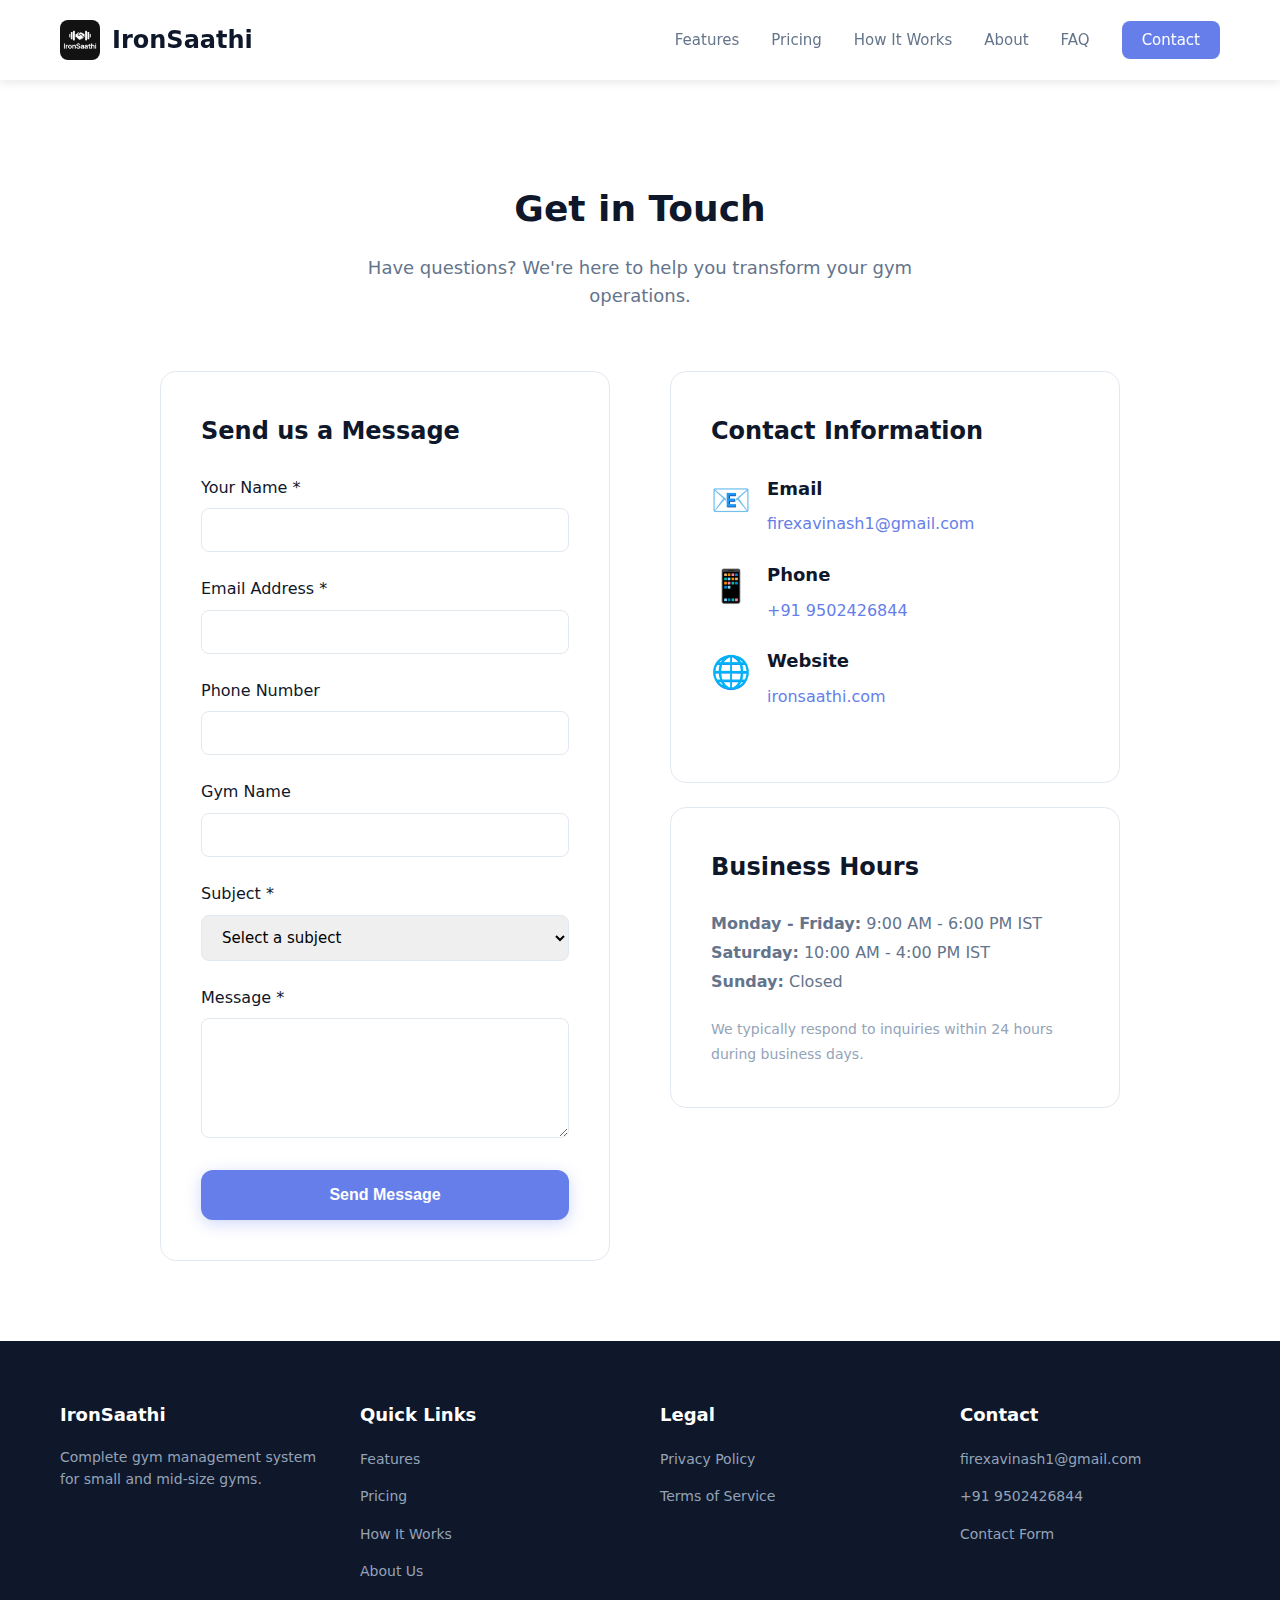
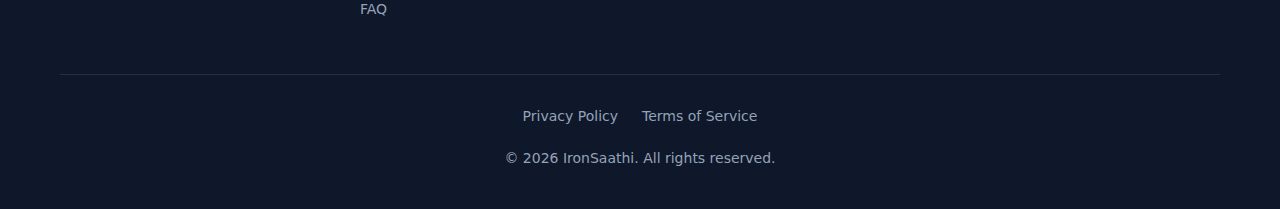
<file: contact.html>
<!doctype html>
<html lang="en">
<head>
  <meta charset="utf-8" />
  <meta name="viewport" content="width=device-width,initial-scale=1" />
  <title>Contact Us — IronSaathi</title>
  <link rel="stylesheet" href="styles.css">
</head>
<body>
  <header>
    <div class="container">
      <nav>
        <a href="/" class="logo-header">
          <img src="https://babasingh123.github.io/ChatGPT%20Image%20Nov%2023%2C%202025%2C%2009_24_16%20PM.png" alt="IronSaathi Logo" />
          <span>IronSaathi</span>
        </a>
        <ul class="nav-links">
          <li><a href="/#features">Features</a></li>
          <li><a href="/pricing.html">Pricing</a></li>
          <li><a href="/how-it-works.html">How It Works</a></li>
          <li><a href="/about.html">About</a></li>
          <li><a href="/faq.html">FAQ</a></li>
          <li><a href="/contact.html" class="btn-nav">Contact</a></li>
        </ul>
      </nav>
    </div>
  </header>

  <section class="section" style="padding-top: 100px;">
    <div class="container" style="max-width: 1000px;">
      <h2 class="section-title">Get in Touch</h2>
      <p class="section-subtitle">Have questions? We're here to help you transform your gym operations.</p>
      
      <div class="grid grid-2" style="gap: 60px; align-items: start;">
        <!-- Contact Form -->
        <div>
          <div class="card" style="padding: 40px;">
            <h3 style="font-size: 24px; margin-bottom: 24px; color: var(--text-dark);">Send us a Message</h3>
            <form id="contactForm" onsubmit="handleSubmit(event)">
              <div class="form-group">
                <label for="name">Your Name *</label>
                <input type="text" id="name" name="name" required>
              </div>
              
              <div class="form-group">
                <label for="email">Email Address *</label>
                <input type="email" id="email" name="email" required>
              </div>
              
              <div class="form-group">
                <label for="phone">Phone Number</label>
                <input type="tel" id="phone" name="phone">
              </div>
              
              <div class="form-group">
                <label for="gym">Gym Name</label>
                <input type="text" id="gym" name="gym">
              </div>
              
              <div class="form-group">
                <label for="subject">Subject *</label>
                <select id="subject" name="subject" required>
                  <option value="">Select a subject</option>
                  <option value="general">General Inquiry</option>
                  <option value="pricing">Pricing Information</option>
                  <option value="demo">Request a Demo</option>
                  <option value="support">Technical Support</option>
                  <option value="partnership">Partnership Opportunity</option>
                  <option value="other">Other</option>
                </select>
              </div>
              
              <div class="form-group">
                <label for="message">Message *</label>
                <textarea id="message" name="message" required></textarea>
              </div>
              
              <button type="submit" class="btn btn-primary" style="width: 100%;">Send Message</button>
            </form>
            
            <div id="formMessage" style="margin-top: 20px; padding: 16px; border-radius: 8px; display: none;"></div>
          </div>
        </div>
        
        <!-- Contact Information -->
        <div>
          <div class="card" style="padding: 40px; margin-bottom: 24px;">
            <h3 style="font-size: 24px; margin-bottom: 24px; color: var(--text-dark);">Contact Information</h3>
            
            <div style="margin-bottom: 32px;">
              <div style="display: flex; align-items: start; gap: 16px; margin-bottom: 24px;">
                <div style="font-size: 32px;">📧</div>
                <div>
                  <h4 style="font-size: 18px; margin-bottom: 8px; color: var(--text-dark);">Email</h4>
                  <a href="mailto:firexavinash1@gmail.com" style="color: var(--primary); text-decoration: none;">firexavinash1@gmail.com</a>
                </div>
              </div>
              
              <div style="display: flex; align-items: start; gap: 16px; margin-bottom: 24px;">
                <div style="font-size: 32px;">📱</div>
                <div>
                  <h4 style="font-size: 18px; margin-bottom: 8px; color: var(--text-dark);">Phone</h4>
                  <a href="tel:+919502426844" style="color: var(--primary); text-decoration: none;">+91 9502426844</a>
                </div>
              </div>
              
              <div style="display: flex; align-items: start; gap: 16px;">
                <div style="font-size: 32px;">🌐</div>
                <div>
                  <h4 style="font-size: 18px; margin-bottom: 8px; color: var(--text-dark);">Website</h4>
                  <a href="https://ironsaathi.com" style="color: var(--primary); text-decoration: none;">ironsaathi.com</a>
                </div>
              </div>
            </div>
          </div>
          
          <div class="card" style="padding: 40px;">
            <h3 style="font-size: 24px; margin-bottom: 24px; color: var(--text-dark);">Business Hours</h3>
            <div style="color: var(--text-gray); line-height: 1.8;">
              <p><strong>Monday - Friday:</strong> 9:00 AM - 6:00 PM IST</p>
              <p><strong>Saturday:</strong> 10:00 AM - 4:00 PM IST</p>
              <p><strong>Sunday:</strong> Closed</p>
              <p style="margin-top: 20px; font-size: 14px; color: var(--text-light);">
                We typically respond to inquiries within 24 hours during business days.
              </p>
            </div>
          </div>
        </div>
      </div>
    </div>
  </section>

  <footer>
    <div class="container">
      <div class="footer-content">
        <div class="footer-section">
          <h3>IronSaathi</h3>
          <p style="color:var(--text-light);margin-top:12px;font-size:14px;">Complete gym management system for small and mid-size gyms.</p>
        </div>
        <div class="footer-section">
          <h3>Quick Links</h3>
          <ul>
            <li><a href="/#features">Features</a></li>
            <li><a href="/pricing.html">Pricing</a></li>
            <li><a href="/how-it-works.html">How It Works</a></li>
            <li><a href="/about.html">About Us</a></li>
            <li><a href="/faq.html">FAQ</a></li>
          </ul>
        </div>
        <div class="footer-section">
          <h3>Legal</h3>
          <ul>
            <li><a href="/privacy-policy.html">Privacy Policy</a></li>
            <li><a href="/terms-of-service.html">Terms of Service</a></li>
          </ul>
        </div>
        <div class="footer-section">
          <h3>Contact</h3>
          <ul>
            <li><a href="mailto:firexavinash1@gmail.com">firexavinash1@gmail.com</a></li>
            <li><a href="tel:+919502426844">+91 9502426844</a></li>
            <li><a href="/contact.html">Contact Form</a></li>
          </ul>
        </div>
      </div>
      <div class="footer-bottom">
        <div class="footer-links">
          <a href="/privacy-policy.html">Privacy Policy</a>
          <a href="/terms-of-service.html">Terms of Service</a>
        </div>
        <div>© <span id="year"></span> IronSaathi. All rights reserved.</div>
      </div>
    </div>
  </footer>

  <script>
    document.getElementById('year').textContent = new Date().getFullYear();
    
    function handleSubmit(event) {
      event.preventDefault();
      
      const form = event.target;
      const formData = new FormData(form);
      const data = Object.fromEntries(formData);
      
      // Create mailto link
      const subject = encodeURIComponent(data.subject || 'Contact Form Submission');
      const body = encodeURIComponent(
        `Name: ${data.name}\n` +
        `Email: ${data.email}\n` +
        `Phone: ${data.phone || 'Not provided'}\n` +
        `Gym: ${data.gym || 'Not provided'}\n\n` +
        `Message:\n${data.message}`
      );
      
      const mailtoLink = `mailto:firexavinash1@gmail.com?subject=${subject}&body=${body}`;
      
      // Show success message
      const messageDiv = document.getElementById('formMessage');
      messageDiv.style.display = 'block';
      messageDiv.style.background = '#d1fae5';
      messageDiv.style.color = '#065f46';
      messageDiv.style.border = '1px solid #10b981';
      messageDiv.innerHTML = '✓ Thank you! Opening your email client to send the message...';
      
      // Open email client
      window.location.href = mailtoLink;
      
      // Reset form after a delay
      setTimeout(() => {
        form.reset();
        messageDiv.style.display = 'none';
      }, 5000);
    }
  </script>
</body>
</html>
</file>
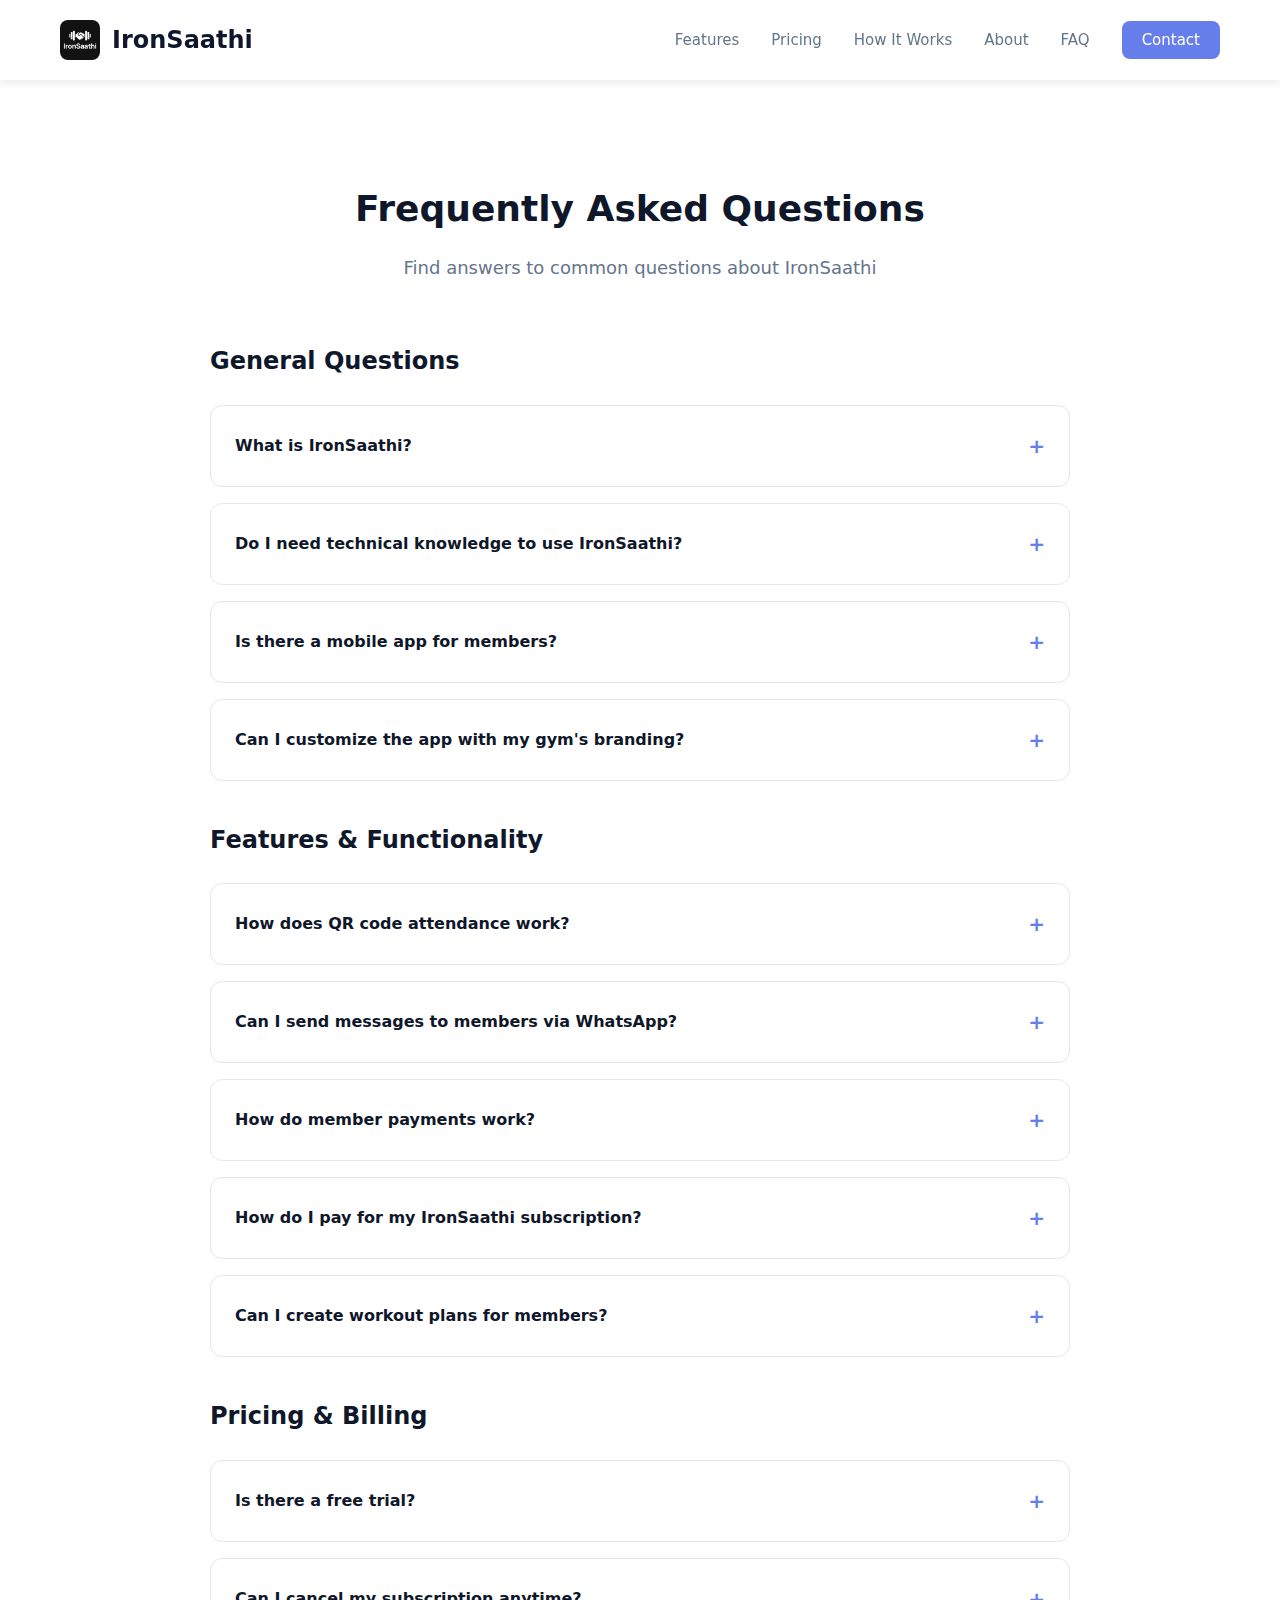
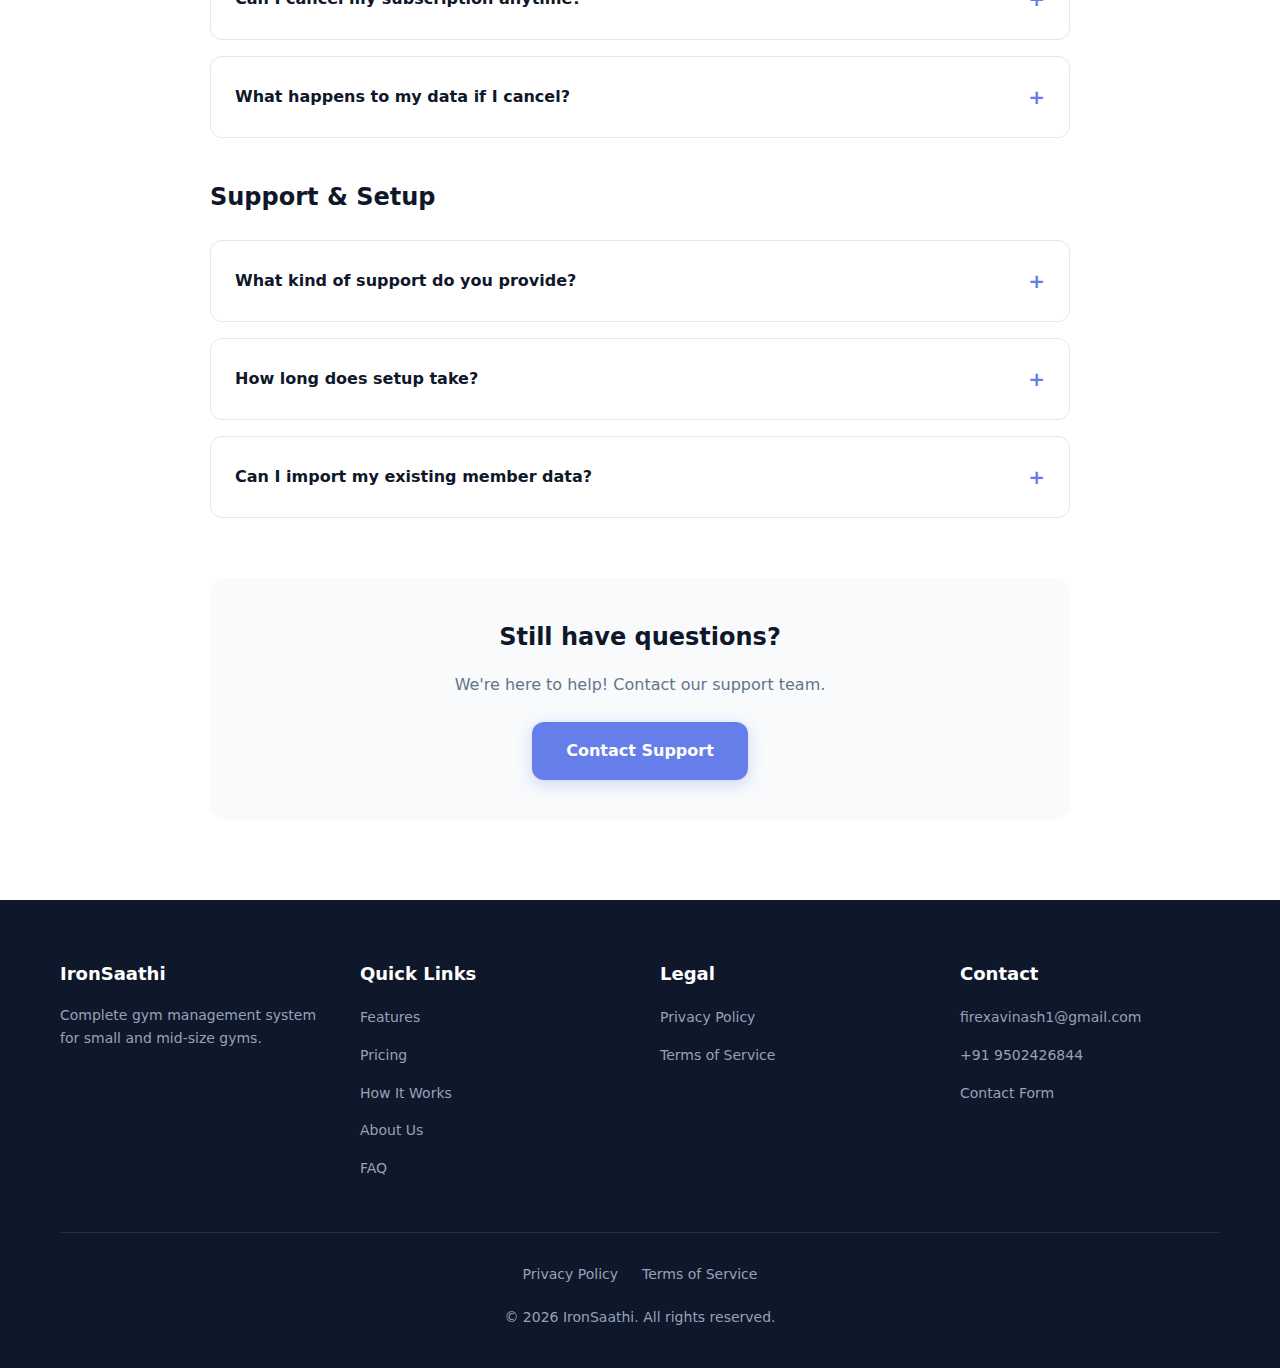
<file: faq.html>
<!doctype html>
<html lang="en">
<head>
  <meta charset="utf-8" />
  <meta name="viewport" content="width=device-width,initial-scale=1" />
  <title>FAQ — IronSaathi</title>
  <link rel="stylesheet" href="styles.css">
</head>
<body>
  <header>
    <div class="container">
      <nav>
        <a href="/" class="logo-header">
          <img src="https://babasingh123.github.io/ChatGPT%20Image%20Nov%2023%2C%202025%2C%2009_24_16%20PM.png" alt="IronSaathi Logo" />
          <span>IronSaathi</span>
        </a>
        <ul class="nav-links">
          <li><a href="/#features">Features</a></li>
          <li><a href="/pricing.html">Pricing</a></li>
          <li><a href="/how-it-works.html">How It Works</a></li>
          <li><a href="/about.html">About</a></li>
          <li><a href="/faq.html">FAQ</a></li>
          <li><a href="/contact.html" class="btn-nav">Contact</a></li>
        </ul>
      </nav>
    </div>
  </header>

  <section class="section" style="padding-top: 100px;">
    <div class="container" style="max-width: 900px;">
      <h2 class="section-title">Frequently Asked Questions</h2>
      <p class="section-subtitle">Find answers to common questions about IronSaathi</p>
      
      <div style="margin-bottom: 40px;">
        <h3 style="font-size: 24px; margin-bottom: 24px; color: var(--text-dark);">General Questions</h3>
        
        <div class="faq-item">
          <div class="faq-question">
            <span>What is IronSaathi?</span>
            <span class="faq-toggle">+</span>
          </div>
          <div class="faq-answer">
            IronSaathi is a comprehensive gym management system designed for small and mid-size gyms. It helps you manage members, track attendance, process payments, send notifications, and engage with your members—all from one platform.
          </div>
        </div>
        
        <div class="faq-item">
          <div class="faq-question">
            <span>Do I need technical knowledge to use IronSaathi?</span>
            <span class="faq-toggle">+</span>
          </div>
          <div class="faq-answer">
            No, IronSaathi is designed to be user-friendly and intuitive. You don't need any technical expertise. Our interface is simple and straightforward, and we provide support to help you get started.
          </div>
        </div>
        
        <div class="faq-item">
          <div class="faq-question">
            <span>Is there a mobile app for members?</span>
            <span class="faq-toggle">+</span>
          </div>
          <div class="faq-answer">
            Yes! Each gym gets its own branded mobile app that members can download from Google Play Store. The app includes features like attendance tracking, workout plans, payment history, leaderboards, and notifications. Currently available in closed testing, with production release coming soon.
          </div>
        </div>
        
        <div class="faq-item">
          <div class="faq-question">
            <span>Can I customize the app with my gym's branding?</span>
            <span class="faq-toggle">+</span>
          </div>
          <div class="faq-answer">
            Absolutely! That's one of our key features. You can add your gym's logo, choose your brand colors, and customize the app experience. Your members will see your branding, not generic IronSaathi branding.
          </div>
        </div>
      </div>

      <div style="margin-bottom: 40px;">
        <h3 style="font-size: 24px; margin-bottom: 24px; color: var(--text-dark);">Features & Functionality</h3>
        
        <div class="faq-item">
          <div class="faq-question">
            <span>How does QR code attendance work?</span>
            <span class="faq-toggle">+</span>
          </div>
          <div class="faq-answer">
            Each member gets a unique QR code in their app. When they visit the gym, they scan the QR code using the gym admin's device. The attendance is automatically recorded with timestamp and location (if enabled).
          </div>
        </div>
        
        <div class="faq-item">
          <div class="faq-question">
            <span>Can I send messages to members via WhatsApp?</span>
            <span class="faq-toggle">+</span>
          </div>
          <div class="faq-answer">
            Yes! IronSaathi supports multi-channel messaging including WhatsApp, SMS, and in-app notifications. You can send automated reminders, birthday wishes, renewal notices, and custom messages.
          </div>
        </div>
        
        <div class="faq-item">
          <div class="faq-question">
            <span>How do member payments work?</span>
            <span class="faq-toggle">+</span>
          </div>
          <div class="faq-answer">
            IronSaathi helps you track member payments manually. You can record cash, UPI, or bank transfer payments from members. The system tracks payment history, dues, and sends automatic reminders for renewals. Note: IronSaathi does not process member payments—you collect payments directly from your members.
          </div>
        </div>
        
        <div class="faq-item">
          <div class="faq-question">
            <span>How do I pay for my IronSaathi subscription?</span>
            <span class="faq-toggle">+</span>
          </div>
          <div class="faq-answer">
            You can pay for your IronSaathi subscription securely online via Razorpay. We accept all major credit cards, debit cards, UPI, net banking, and wallets. Payments are processed securely with PCI-DSS compliance. You can manage your subscription and make payments directly from the app or web dashboard.
          </div>
        </div>
        
        <div class="faq-item">
          <div class="faq-question">
            <span>Can I create workout plans for members?</span>
            <span class="faq-toggle">+</span>
          </div>
          <div class="faq-answer">
            Yes! You can create personalized workout plans using our comprehensive exercise database or create custom plans. Members can view their plans in the app with exercise instructions, GIFs, and videos.
          </div>
        </div>
      </div>

      <div style="margin-bottom: 40px;">
        <h3 style="font-size: 24px; margin-bottom: 24px; color: var(--text-dark);">Pricing & Billing</h3>
        
        <div class="faq-item">
          <div class="faq-question">
            <span>Is there a free trial?</span>
            <span class="faq-toggle">+</span>
          </div>
          <div class="faq-answer">
            Yes, we offer a 30-day free trial for all plans. No credit card required. You can explore all features and see if IronSaathi is right for your gym. After the trial period, you can choose a subscription plan and pay securely online via Razorpay.
          </div>
        </div>
        
        <div class="faq-item">
          <div class="faq-question">
            <span>Can I cancel my subscription anytime?</span>
            <span class="faq-toggle">+</span>
          </div>
          <div class="faq-answer">
            Yes, you can cancel your subscription at any time. There are no long-term contracts or cancellation fees. Your subscription will remain active until the end of your current billing period.
          </div>
        </div>
        
        <div class="faq-item">
          <div class="faq-question">
            <span>What happens to my data if I cancel?</span>
            <span class="faq-toggle">+</span>
          </div>
          <div class="faq-answer">
            You can export your data before canceling. We retain your data for 30 days after cancellation, after which it will be permanently deleted in accordance with our privacy policy.
          </div>
        </div>
      </div>

      <div style="margin-bottom: 40px;">
        <h3 style="font-size: 24px; margin-bottom: 24px; color: var(--text-dark);">Support & Setup</h3>
        
        <div class="faq-item">
          <div class="faq-question">
            <span>What kind of support do you provide?</span>
            <span class="faq-toggle">+</span>
          </div>
          <div class="faq-answer">
            We provide email support for all plans, with priority support for Professional and Enterprise plans. We also offer setup assistance and training to help you get started.
          </div>
        </div>
        
        <div class="faq-item">
          <div class="faq-question">
            <span>How long does setup take?</span>
            <span class="faq-toggle">+</span>
          </div>
          <div class="faq-answer">
            Setup is quick and easy! You can have your gym account ready in minutes. Adding your branding and setting up membership plans typically takes 1-2 hours. We're here to help if you need assistance.
          </div>
        </div>
        
        <div class="faq-item">
          <div class="faq-question">
            <span>Can I import my existing member data?</span>
            <span class="faq-toggle">+</span>
          </div>
          <div class="faq-answer">
            Yes, we can help you import your existing member data. Contact our support team, and we'll guide you through the process or help you migrate your data.
          </div>
        </div>
      </div>

      <div class="text-center" style="margin-top: 60px; padding: 40px; background: var(--bg-light); border-radius: 16px;">
        <h3 style="font-size: 24px; margin-bottom: 16px; color: var(--text-dark);">Still have questions?</h3>
        <p style="color: var(--text-gray); margin-bottom: 24px;">We're here to help! Contact our support team.</p>
        <a href="/contact.html" class="btn btn-primary">Contact Support</a>
      </div>
    </div>
  </section>

  <footer>
    <div class="container">
      <div class="footer-content">
        <div class="footer-section">
          <h3>IronSaathi</h3>
          <p style="color:var(--text-light);margin-top:12px;font-size:14px;">Complete gym management system for small and mid-size gyms.</p>
        </div>
        <div class="footer-section">
          <h3>Quick Links</h3>
          <ul>
            <li><a href="/#features">Features</a></li>
            <li><a href="/pricing.html">Pricing</a></li>
            <li><a href="/how-it-works.html">How It Works</a></li>
            <li><a href="/about.html">About Us</a></li>
            <li><a href="/faq.html">FAQ</a></li>
          </ul>
        </div>
        <div class="footer-section">
          <h3>Legal</h3>
          <ul>
            <li><a href="/privacy-policy.html">Privacy Policy</a></li>
            <li><a href="/terms-of-service.html">Terms of Service</a></li>
          </ul>
        </div>
        <div class="footer-section">
          <h3>Contact</h3>
          <ul>
            <li><a href="mailto:firexavinash1@gmail.com">firexavinash1@gmail.com</a></li>
            <li><a href="tel:+919502426844">+91 9502426844</a></li>
            <li><a href="/contact.html">Contact Form</a></li>
          </ul>
        </div>
      </div>
      <div class="footer-bottom">
        <div class="footer-links">
          <a href="/privacy-policy.html">Privacy Policy</a>
          <a href="/terms-of-service.html">Terms of Service</a>
        </div>
        <div>© <span id="year"></span> IronSaathi. All rights reserved.</div>
      </div>
    </div>
  </footer>

  <script>
    document.getElementById('year').textContent = new Date().getFullYear();
    
    // FAQ Toggle
    document.querySelectorAll('.faq-question').forEach(question => {
      question.addEventListener('click', () => {
        const item = question.parentElement;
        const isActive = item.classList.contains('active');
        
        // Close all FAQ items in the same section
        const section = item.closest('div[style*="margin-bottom"]');
        if (section) {
          section.querySelectorAll('.faq-item').forEach(faq => {
            faq.classList.remove('active');
          });
        }
        
        // Open clicked item if it wasn't active
        if (!isActive) {
          item.classList.add('active');
        }
      });
    });
  </script>
</body>
</html>
</file>
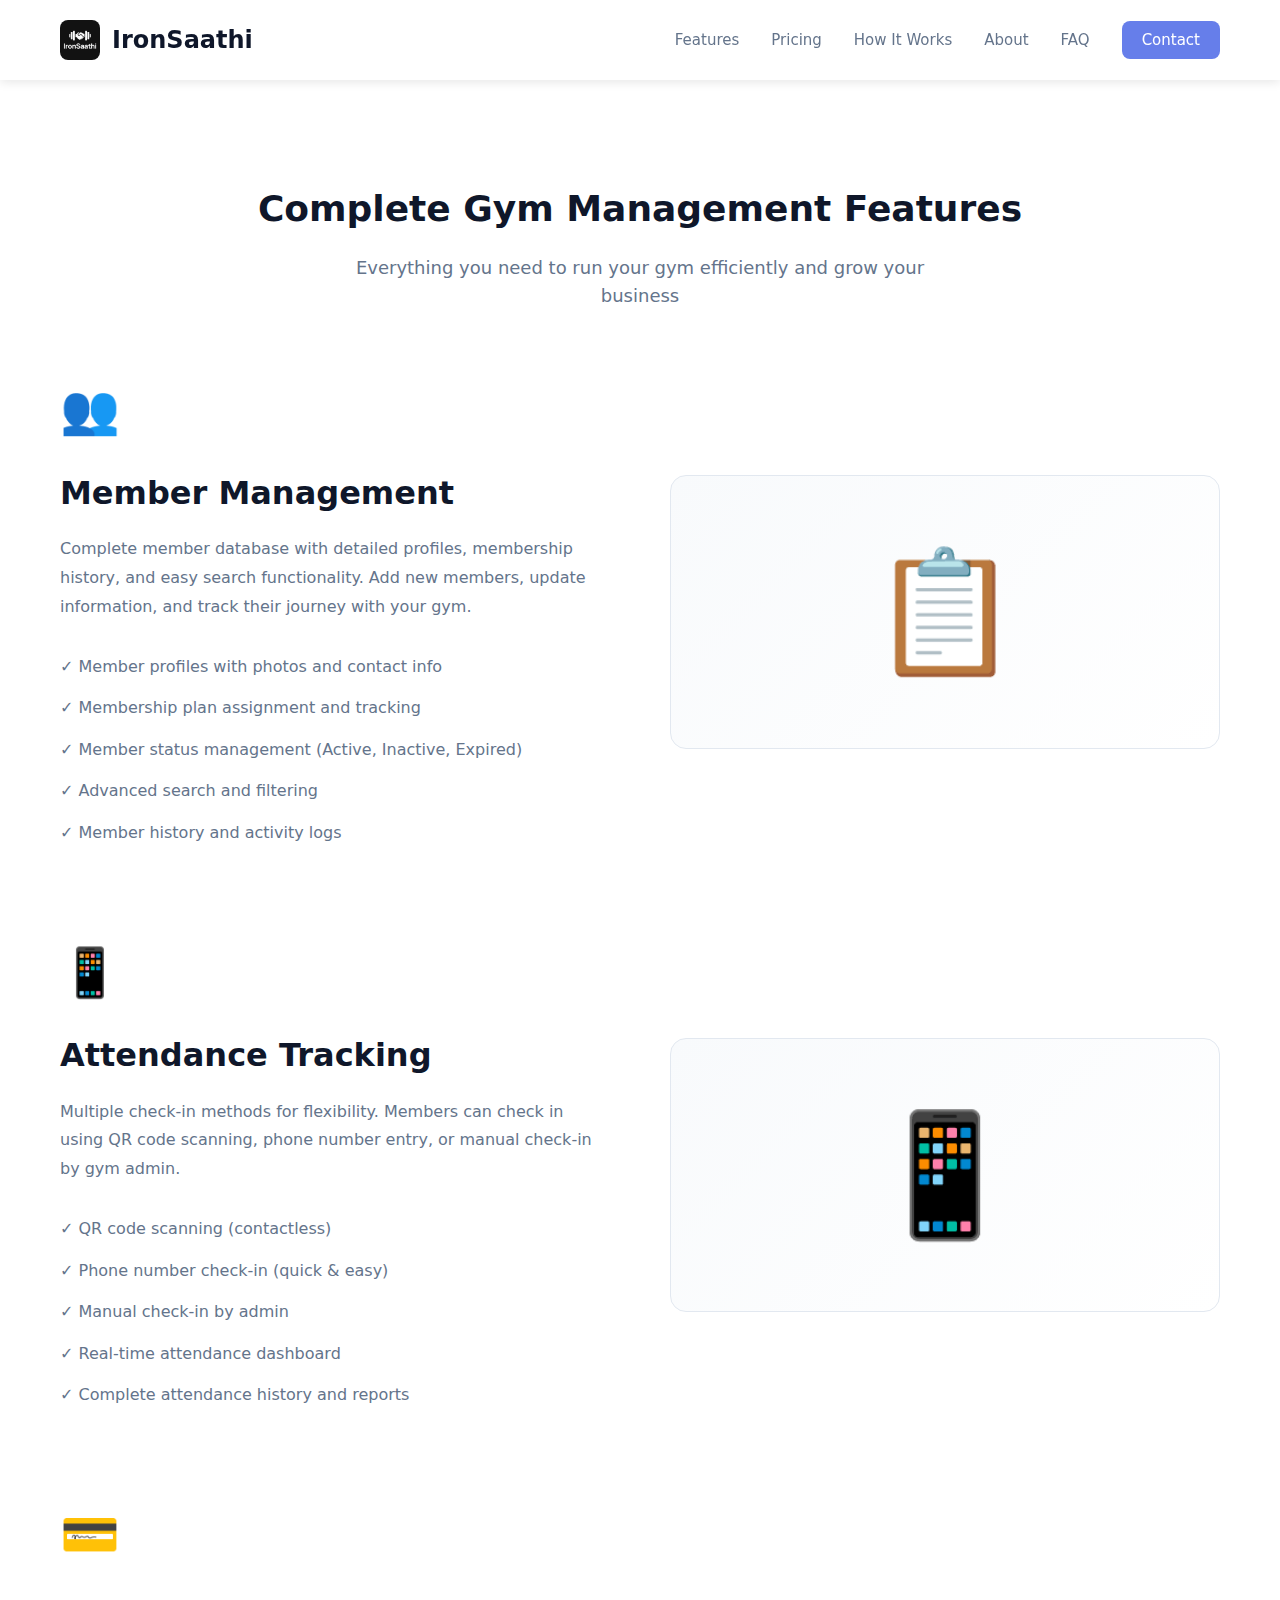
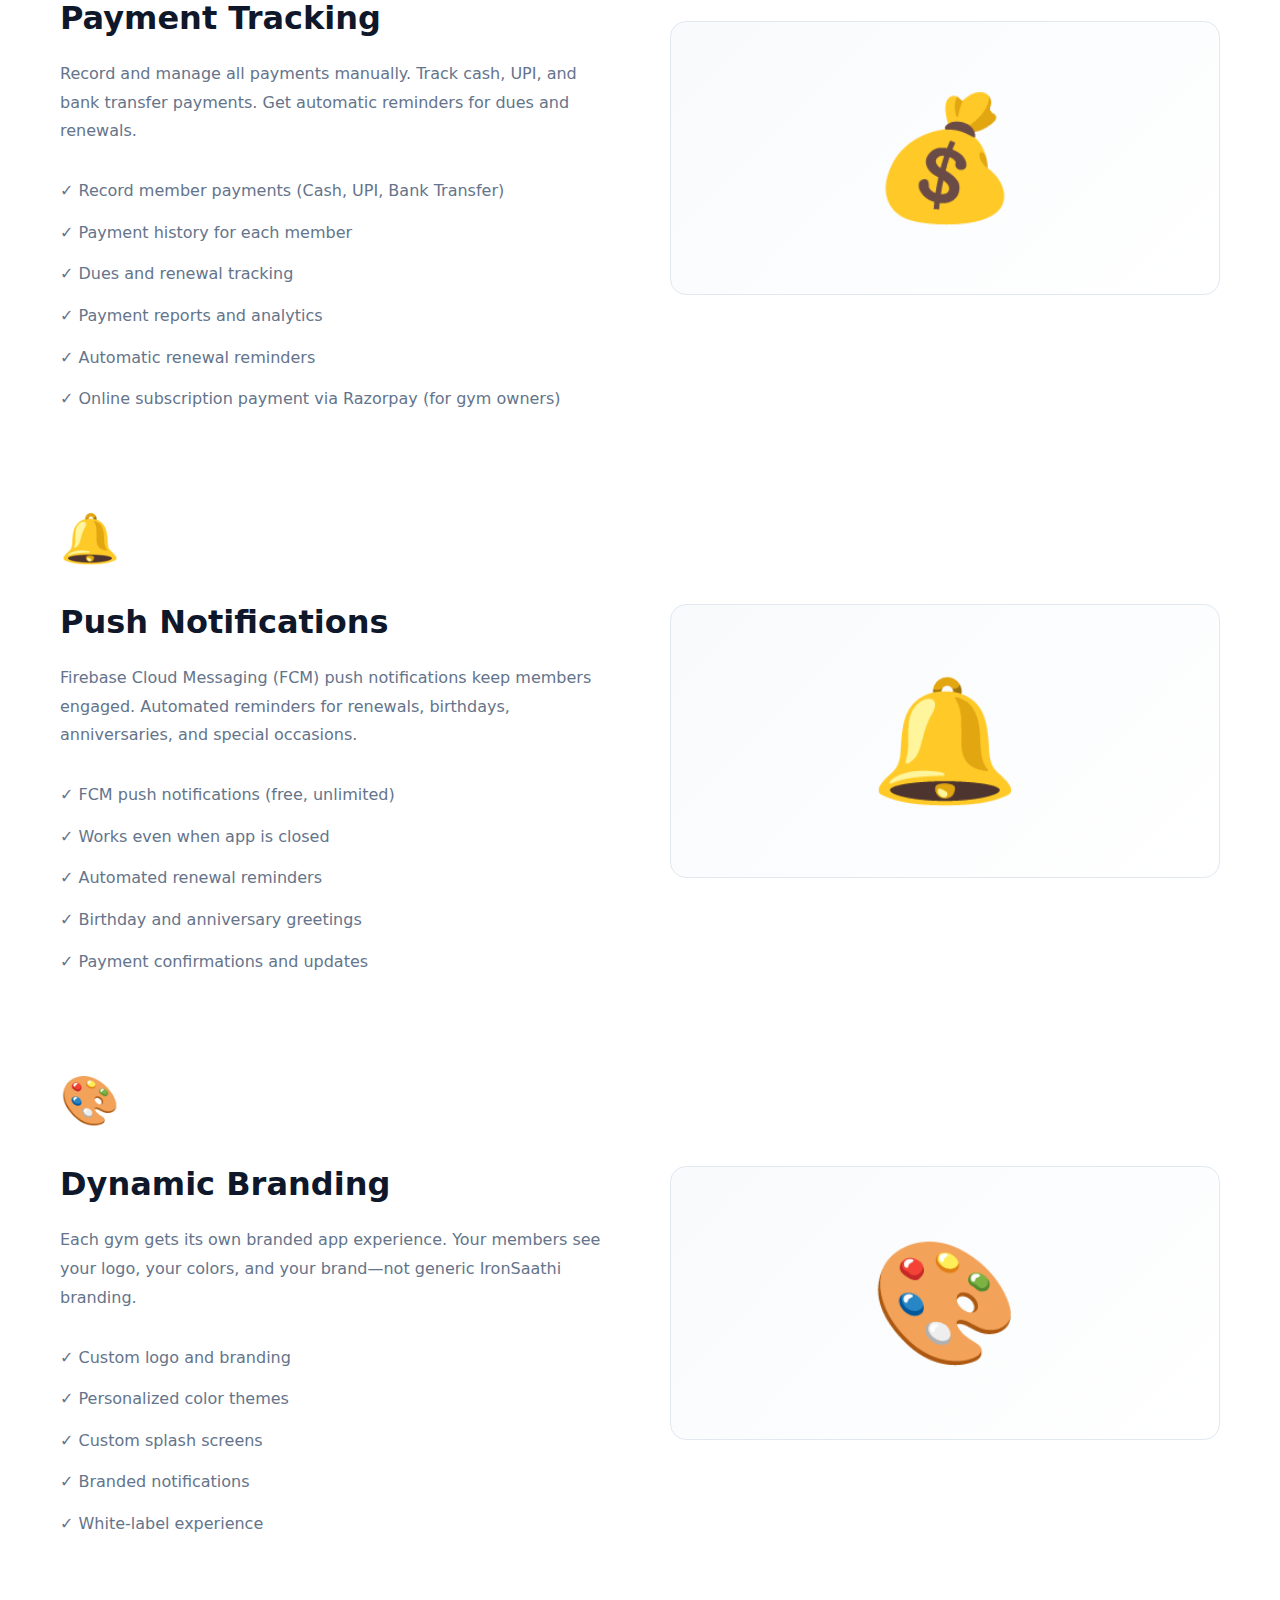
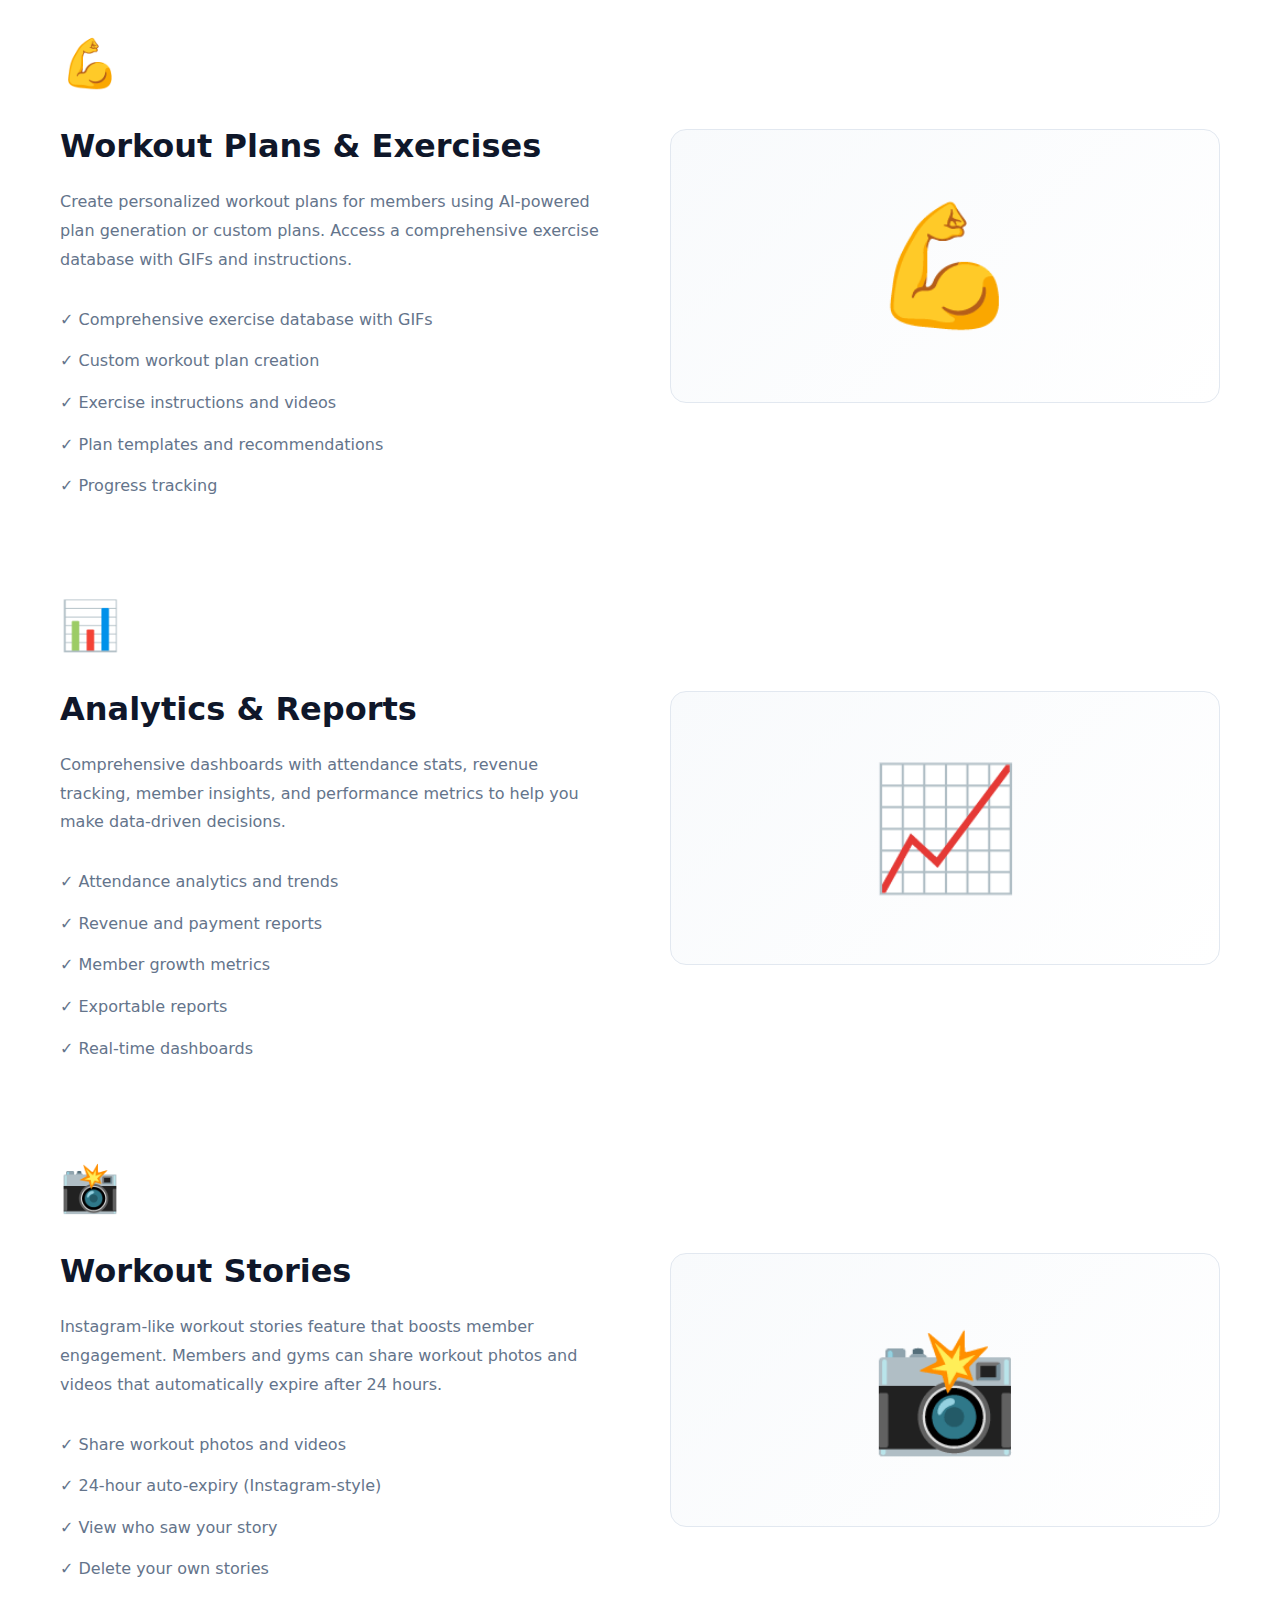
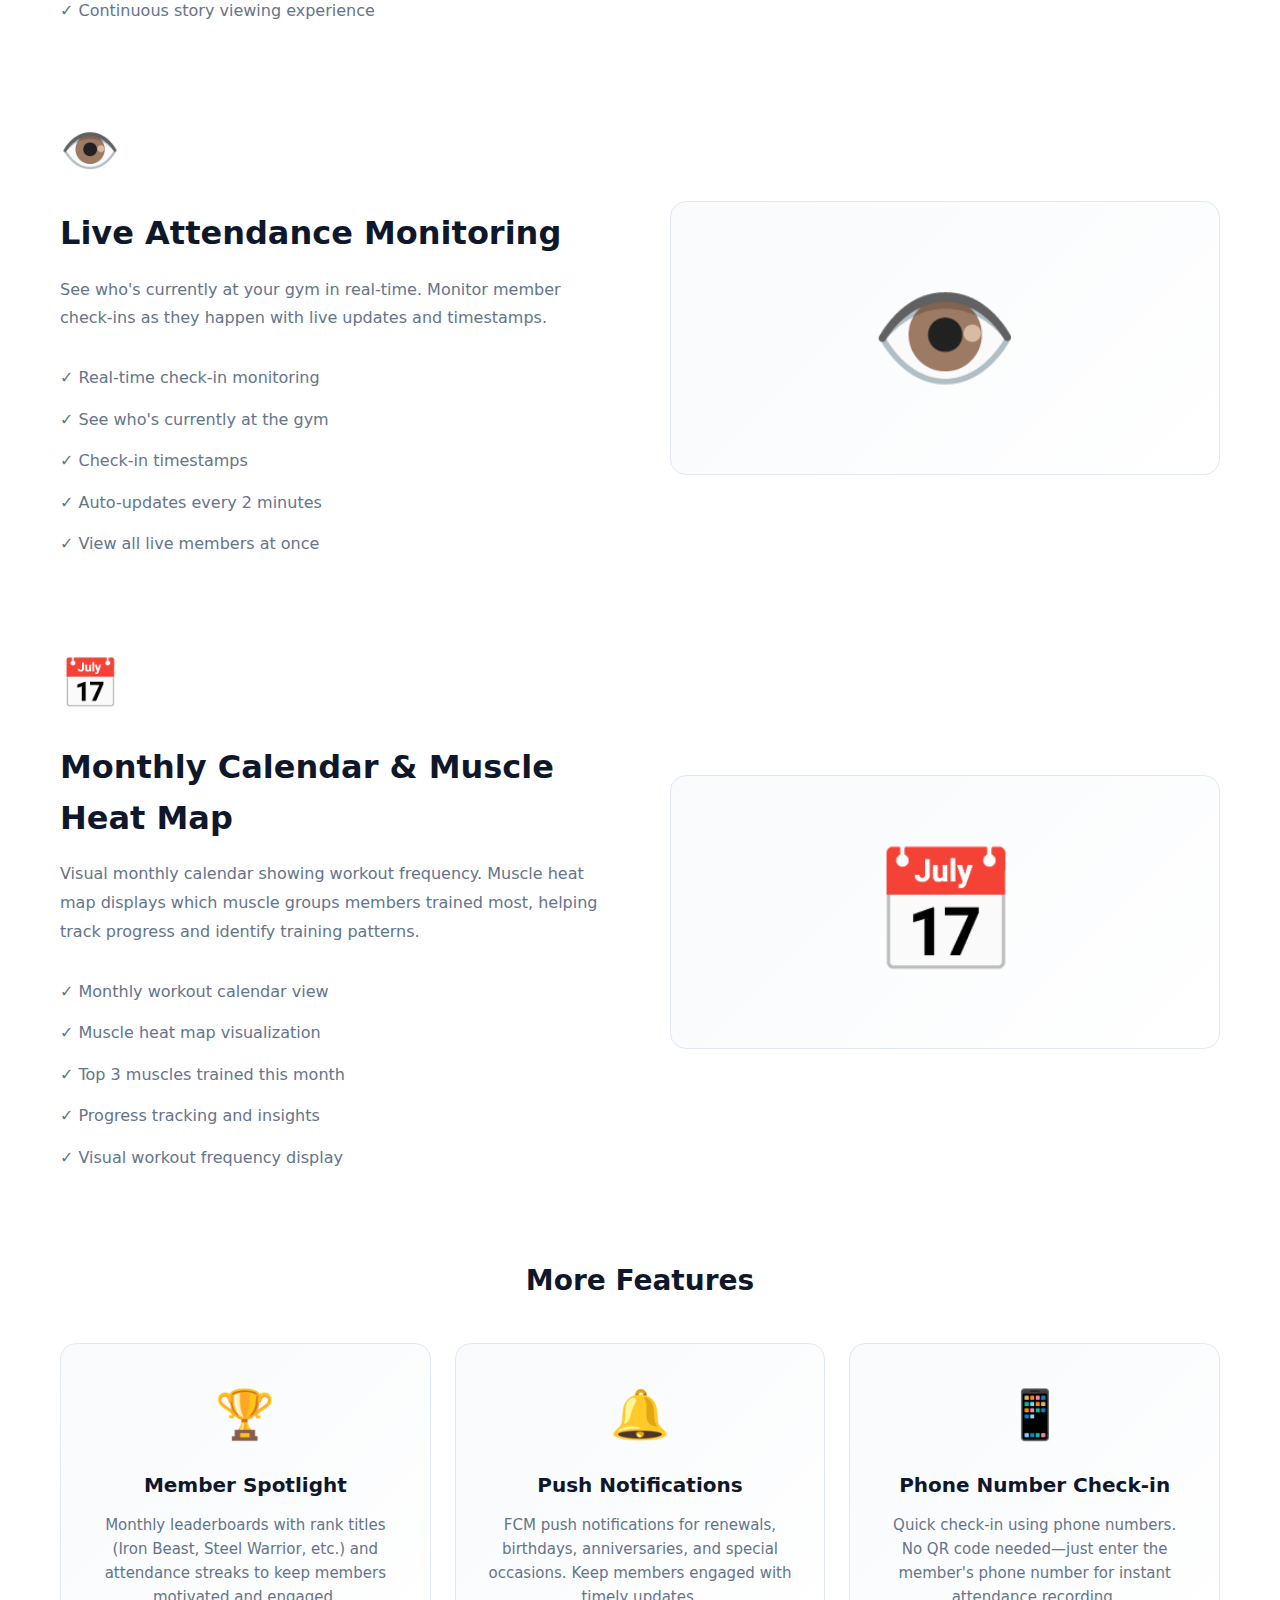
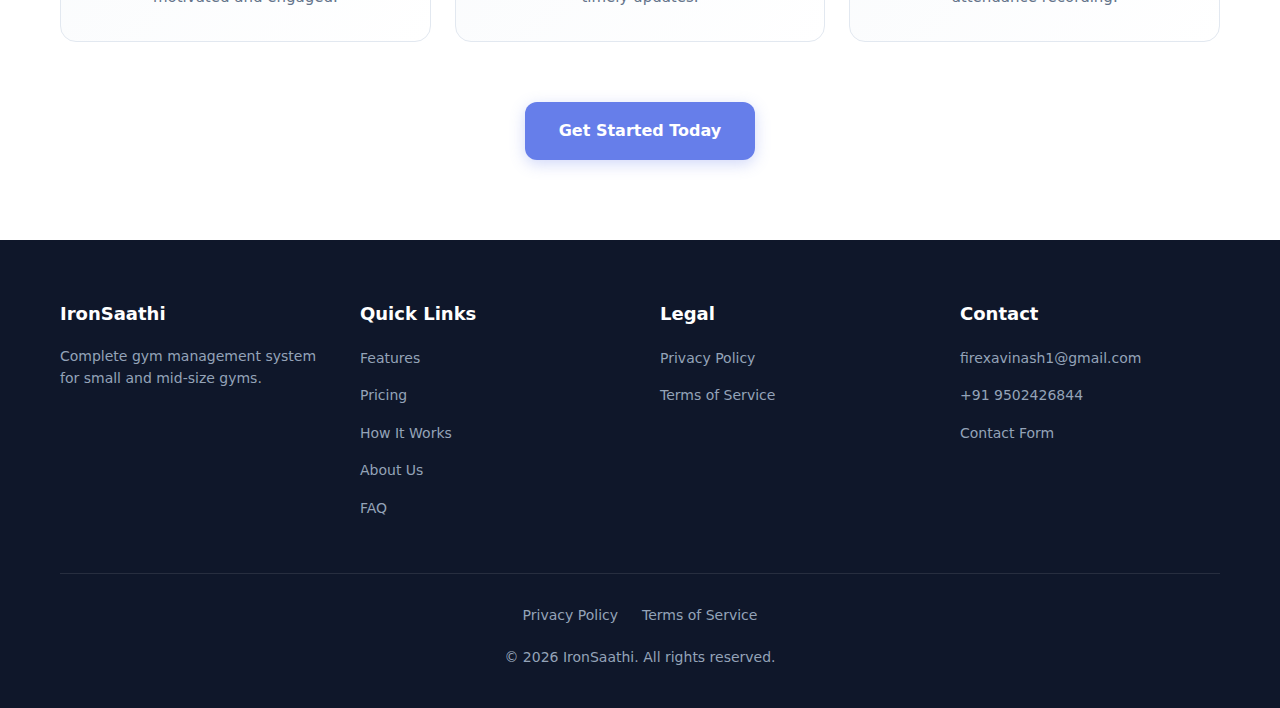
<file: features.html>
<!doctype html>
<html lang="en">
<head>
  <meta charset="utf-8" />
  <meta name="viewport" content="width=device-width,initial-scale=1" />
  <title>Features — IronSaathi</title>
  <link rel="stylesheet" href="styles.css">
</head>
<body>
  <header>
    <div class="container">
      <nav>
        <a href="/" class="logo-header">
          <img src="https://babasingh123.github.io/ChatGPT%20Image%20Nov%2023%2C%202025%2C%2009_24_16%20PM.png" alt="IronSaathi Logo" />
          <span>IronSaathi</span>
        </a>
        <ul class="nav-links">
          <li><a href="/#features">Features</a></li>
          <li><a href="/pricing.html">Pricing</a></li>
          <li><a href="/how-it-works.html">How It Works</a></li>
          <li><a href="/about.html">About</a></li>
          <li><a href="/faq.html">FAQ</a></li>
          <li><a href="/contact.html" class="btn-nav">Contact</a></li>
        </ul>
      </nav>
    </div>
  </header>

  <section class="section" style="padding-top: 100px;">
    <div class="container">
      <h2 class="section-title">Complete Gym Management Features</h2>
      <p class="section-subtitle">Everything you need to run your gym efficiently and grow your business</p>
      
      <!-- Member Management -->
      <div style="margin-bottom: 80px;">
        <div class="grid grid-2" style="align-items: center; gap: 60px;">
          <div>
            <div style="font-size: 48px; margin-bottom: 20px;">👥</div>
            <h3 style="font-size: 32px; margin-bottom: 16px; color: var(--text-dark);">Member Management</h3>
            <p style="font-size: 16px; color: var(--text-gray); line-height: 1.8; margin-bottom: 24px;">
              Complete member database with detailed profiles, membership history, and easy search functionality. Add new members, update information, and track their journey with your gym.
            </p>
            <ul style="list-style: none; padding: 0;">
              <li style="padding: 8px 0; color: var(--text-gray);">✓ Member profiles with photos and contact info</li>
              <li style="padding: 8px 0; color: var(--text-gray);">✓ Membership plan assignment and tracking</li>
              <li style="padding: 8px 0; color: var(--text-gray);">✓ Member status management (Active, Inactive, Expired)</li>
              <li style="padding: 8px 0; color: var(--text-gray);">✓ Advanced search and filtering</li>
              <li style="padding: 8px 0; color: var(--text-gray);">✓ Member history and activity logs</li>
            </ul>
          </div>
          <div class="card" style="padding: 40px; text-align: center; background: linear-gradient(135deg, var(--bg-light) 0%, white 100%);">
            <div style="font-size: 120px;">📋</div>
          </div>
        </div>
      </div>

      <!-- Attendance Tracking -->
      <div style="margin-bottom: 80px;">
        <div class="grid grid-2" style="align-items: center; gap: 60px;">
          <div class="card" style="padding: 40px; text-align: center; background: linear-gradient(135deg, var(--bg-light) 0%, white 100%); order: 2;">
            <div style="font-size: 120px;">📱</div>
          </div>
          <div style="order: 1;">
            <div style="font-size: 48px; margin-bottom: 20px;">📱</div>
            <h3 style="font-size: 32px; margin-bottom: 16px; color: var(--text-dark);">Attendance Tracking</h3>
            <p style="font-size: 16px; color: var(--text-gray); line-height: 1.8; margin-bottom: 24px;">
              Multiple check-in methods for flexibility. Members can check in using QR code scanning, phone number entry, or manual check-in by gym admin.
            </p>
            <ul style="list-style: none; padding: 0;">
              <li style="padding: 8px 0; color: var(--text-gray);">✓ QR code scanning (contactless)</li>
              <li style="padding: 8px 0; color: var(--text-gray);">✓ Phone number check-in (quick & easy)</li>
              <li style="padding: 8px 0; color: var(--text-gray);">✓ Manual check-in by admin</li>
              <li style="padding: 8px 0; color: var(--text-gray);">✓ Real-time attendance dashboard</li>
              <li style="padding: 8px 0; color: var(--text-gray);">✓ Complete attendance history and reports</li>
            </ul>
          </div>
        </div>
      </div>

      <!-- Payment Tracking -->
      <div style="margin-bottom: 80px;">
        <div class="grid grid-2" style="align-items: center; gap: 60px;">
          <div>
            <div style="font-size: 48px; margin-bottom: 20px;">💳</div>
            <h3 style="font-size: 32px; margin-bottom: 16px; color: var(--text-dark);">Payment Tracking</h3>
            <p style="font-size: 16px; color: var(--text-gray); line-height: 1.8; margin-bottom: 24px;">
              Record and manage all payments manually. Track cash, UPI, and bank transfer payments. Get automatic reminders for dues and renewals.
            </p>
            <ul style="list-style: none; padding: 0;">
              <li style="padding: 8px 0; color: var(--text-gray);">✓ Record member payments (Cash, UPI, Bank Transfer)</li>
              <li style="padding: 8px 0; color: var(--text-gray);">✓ Payment history for each member</li>
              <li style="padding: 8px 0; color: var(--text-gray);">✓ Dues and renewal tracking</li>
              <li style="padding: 8px 0; color: var(--text-gray);">✓ Payment reports and analytics</li>
              <li style="padding: 8px 0; color: var(--text-gray);">✓ Automatic renewal reminders</li>
              <li style="padding: 8px 0; color: var(--text-gray);">✓ Online subscription payment via Razorpay (for gym owners)</li>
            </ul>
          </div>
          <div class="card" style="padding: 40px; text-align: center; background: linear-gradient(135deg, var(--bg-light) 0%, white 100%);">
            <div style="font-size: 120px;">💰</div>
          </div>
        </div>
      </div>

      <!-- Push Notifications -->
      <div style="margin-bottom: 80px;">
        <div class="grid grid-2" style="align-items: center; gap: 60px;">
          <div class="card" style="padding: 40px; text-align: center; background: linear-gradient(135deg, var(--bg-light) 0%, white 100%); order: 2;">
            <div style="font-size: 120px;">🔔</div>
          </div>
          <div style="order: 1;">
            <div style="font-size: 48px; margin-bottom: 20px;">🔔</div>
            <h3 style="font-size: 32px; margin-bottom: 16px; color: var(--text-dark);">Push Notifications</h3>
            <p style="font-size: 16px; color: var(--text-gray); line-height: 1.8; margin-bottom: 24px;">
              Firebase Cloud Messaging (FCM) push notifications keep members engaged. Automated reminders for renewals, birthdays, anniversaries, and special occasions.
            </p>
            <ul style="list-style: none; padding: 0;">
              <li style="padding: 8px 0; color: var(--text-gray);">✓ FCM push notifications (free, unlimited)</li>
              <li style="padding: 8px 0; color: var(--text-gray);">✓ Works even when app is closed</li>
              <li style="padding: 8px 0; color: var(--text-gray);">✓ Automated renewal reminders</li>
              <li style="padding: 8px 0; color: var(--text-gray);">✓ Birthday and anniversary greetings</li>
              <li style="padding: 8px 0; color: var(--text-gray);">✓ Payment confirmations and updates</li>
            </ul>
          </div>
        </div>
      </div>

      <!-- Dynamic Branding -->
      <div style="margin-bottom: 80px;">
        <div class="grid grid-2" style="align-items: center; gap: 60px;">
          <div>
            <div style="font-size: 48px; margin-bottom: 20px;">🎨</div>
            <h3 style="font-size: 32px; margin-bottom: 16px; color: var(--text-dark);">Dynamic Branding</h3>
            <p style="font-size: 16px; color: var(--text-gray); line-height: 1.8; margin-bottom: 24px;">
              Each gym gets its own branded app experience. Your members see your logo, your colors, and your brand—not generic IronSaathi branding.
            </p>
            <ul style="list-style: none; padding: 0;">
              <li style="padding: 8px 0; color: var(--text-gray);">✓ Custom logo and branding</li>
              <li style="padding: 8px 0; color: var(--text-gray);">✓ Personalized color themes</li>
              <li style="padding: 8px 0; color: var(--text-gray);">✓ Custom splash screens</li>
              <li style="padding: 8px 0; color: var(--text-gray);">✓ Branded notifications</li>
              <li style="padding: 8px 0; color: var(--text-gray);">✓ White-label experience</li>
            </ul>
          </div>
          <div class="card" style="padding: 40px; text-align: center; background: linear-gradient(135deg, var(--bg-light) 0%, white 100%);">
            <div style="font-size: 120px;">🎨</div>
          </div>
        </div>
      </div>

      <!-- Workout Plans -->
      <div style="margin-bottom: 80px;">
        <div class="grid grid-2" style="align-items: center; gap: 60px;">
          <div class="card" style="padding: 40px; text-align: center; background: linear-gradient(135deg, var(--bg-light) 0%, white 100%); order: 2;">
            <div style="font-size: 120px;">💪</div>
          </div>
          <div style="order: 1;">
            <div style="font-size: 48px; margin-bottom: 20px;">💪</div>
            <h3 style="font-size: 32px; margin-bottom: 16px; color: var(--text-dark);">Workout Plans & Exercises</h3>
            <p style="font-size: 16px; color: var(--text-gray); line-height: 1.8; margin-bottom: 24px;">
              Create personalized workout plans for members using AI-powered plan generation or custom plans. Access a comprehensive exercise database with GIFs and instructions.
            </p>
            <ul style="list-style: none; padding: 0;">
              <li style="padding: 8px 0; color: var(--text-gray);">✓ Comprehensive exercise database with GIFs</li>
              <li style="padding: 8px 0; color: var(--text-gray);">✓ Custom workout plan creation</li>
              <li style="padding: 8px 0; color: var(--text-gray);">✓ Exercise instructions and videos</li>
              <li style="padding: 8px 0; color: var(--text-gray);">✓ Plan templates and recommendations</li>
              <li style="padding: 8px 0; color: var(--text-gray);">✓ Progress tracking</li>
            </ul>
          </div>
        </div>
      </div>

      <!-- Analytics & Reports -->
      <div style="margin-bottom: 80px;">
        <div class="grid grid-2" style="align-items: center; gap: 60px;">
          <div>
            <div style="font-size: 48px; margin-bottom: 20px;">📊</div>
            <h3 style="font-size: 32px; margin-bottom: 16px; color: var(--text-dark);">Analytics & Reports</h3>
            <p style="font-size: 16px; color: var(--text-gray); line-height: 1.8; margin-bottom: 24px;">
              Comprehensive dashboards with attendance stats, revenue tracking, member insights, and performance metrics to help you make data-driven decisions.
            </p>
            <ul style="list-style: none; padding: 0;">
              <li style="padding: 8px 0; color: var(--text-gray);">✓ Attendance analytics and trends</li>
              <li style="padding: 8px 0; color: var(--text-gray);">✓ Revenue and payment reports</li>
              <li style="padding: 8px 0; color: var(--text-gray);">✓ Member growth metrics</li>
              <li style="padding: 8px 0; color: var(--text-gray);">✓ Exportable reports</li>
              <li style="padding: 8px 0; color: var(--text-gray);">✓ Real-time dashboards</li>
            </ul>
          </div>
          <div class="card" style="padding: 40px; text-align: center; background: linear-gradient(135deg, var(--bg-light) 0%, white 100%);">
            <div style="font-size: 120px;">📈</div>
          </div>
        </div>
      </div>

      <!-- Workout Stories -->
      <div style="margin-bottom: 80px;">
        <div class="grid grid-2" style="align-items: center; gap: 60px;">
          <div>
            <div style="font-size: 48px; margin-bottom: 20px;">📸</div>
            <h3 style="font-size: 32px; margin-bottom: 16px; color: var(--text-dark);">Workout Stories</h3>
            <p style="font-size: 16px; color: var(--text-gray); line-height: 1.8; margin-bottom: 24px;">
              Instagram-like workout stories feature that boosts member engagement. Members and gyms can share workout photos and videos that automatically expire after 24 hours.
            </p>
            <ul style="list-style: none; padding: 0;">
              <li style="padding: 8px 0; color: var(--text-gray);">✓ Share workout photos and videos</li>
              <li style="padding: 8px 0; color: var(--text-gray);">✓ 24-hour auto-expiry (Instagram-style)</li>
              <li style="padding: 8px 0; color: var(--text-gray);">✓ View who saw your story</li>
              <li style="padding: 8px 0; color: var(--text-gray);">✓ Delete your own stories</li>
              <li style="padding: 8px 0; color: var(--text-gray);">✓ Continuous story viewing experience</li>
            </ul>
          </div>
          <div class="card" style="padding: 40px; text-align: center; background: linear-gradient(135deg, var(--bg-light) 0%, white 100%);">
            <div style="font-size: 120px;">📸</div>
          </div>
        </div>
      </div>

      <!-- Live Attendance -->
      <div style="margin-bottom: 80px;">
        <div class="grid grid-2" style="align-items: center; gap: 60px;">
          <div class="card" style="padding: 40px; text-align: center; background: linear-gradient(135deg, var(--bg-light) 0%, white 100%); order: 2;">
            <div style="font-size: 120px;">👁️</div>
          </div>
          <div style="order: 1;">
            <div style="font-size: 48px; margin-bottom: 20px;">👁️</div>
            <h3 style="font-size: 32px; margin-bottom: 16px; color: var(--text-dark);">Live Attendance Monitoring</h3>
            <p style="font-size: 16px; color: var(--text-gray); line-height: 1.8; margin-bottom: 24px;">
              See who's currently at your gym in real-time. Monitor member check-ins as they happen with live updates and timestamps.
            </p>
            <ul style="list-style: none; padding: 0;">
              <li style="padding: 8px 0; color: var(--text-gray);">✓ Real-time check-in monitoring</li>
              <li style="padding: 8px 0; color: var(--text-gray);">✓ See who's currently at the gym</li>
              <li style="padding: 8px 0; color: var(--text-gray);">✓ Check-in timestamps</li>
              <li style="padding: 8px 0; color: var(--text-gray);">✓ Auto-updates every 2 minutes</li>
              <li style="padding: 8px 0; color: var(--text-gray);">✓ View all live members at once</li>
            </ul>
          </div>
        </div>
      </div>

      <!-- Monthly Calendar & Muscle Heat Map -->
      <div style="margin-bottom: 80px;">
        <div class="grid grid-2" style="align-items: center; gap: 60px;">
          <div>
            <div style="font-size: 48px; margin-bottom: 20px;">📅</div>
            <h3 style="font-size: 32px; margin-bottom: 16px; color: var(--text-dark);">Monthly Calendar & Muscle Heat Map</h3>
            <p style="font-size: 16px; color: var(--text-gray); line-height: 1.8; margin-bottom: 24px;">
              Visual monthly calendar showing workout frequency. Muscle heat map displays which muscle groups members trained most, helping track progress and identify training patterns.
            </p>
            <ul style="list-style: none; padding: 0;">
              <li style="padding: 8px 0; color: var(--text-gray);">✓ Monthly workout calendar view</li>
              <li style="padding: 8px 0; color: var(--text-gray);">✓ Muscle heat map visualization</li>
              <li style="padding: 8px 0; color: var(--text-gray);">✓ Top 3 muscles trained this month</li>
              <li style="padding: 8px 0; color: var(--text-gray);">✓ Progress tracking and insights</li>
              <li style="padding: 8px 0; color: var(--text-gray);">✓ Visual workout frequency display</li>
            </ul>
          </div>
          <div class="card" style="padding: 40px; text-align: center; background: linear-gradient(135deg, var(--bg-light) 0%, white 100%);">
            <div style="font-size: 120px;">📅</div>
          </div>
        </div>
      </div>

      <!-- Additional Features Grid -->
      <div style="margin-bottom: 60px;">
        <h3 style="font-size: 28px; text-align: center; margin-bottom: 40px; color: var(--text-dark);">More Features</h3>
        <div class="grid grid-3">
          <div class="feature-card">
            <div class="feature-icon">🏆</div>
            <h3>Member Spotlight</h3>
            <p>Monthly leaderboards with rank titles (Iron Beast, Steel Warrior, etc.) and attendance streaks to keep members motivated and engaged.</p>
          </div>
          <div class="feature-card">
            <div class="feature-icon">🔔</div>
            <h3>Push Notifications</h3>
            <p>FCM push notifications for renewals, birthdays, anniversaries, and special occasions. Keep members engaged with timely updates.</p>
          </div>
          <div class="feature-card">
            <div class="feature-icon">📱</div>
            <h3>Phone Number Check-in</h3>
            <p>Quick check-in using phone numbers. No QR code needed—just enter the member's phone number for instant attendance recording.</p>
          </div>
        </div>
      </div>

      <div class="text-center">
        <a href="/contact.html" class="btn btn-primary">Get Started Today</a>
      </div>
    </div>
  </section>

  <footer>
    <div class="container">
      <div class="footer-content">
        <div class="footer-section">
          <h3>IronSaathi</h3>
          <p style="color:var(--text-light);margin-top:12px;font-size:14px;">Complete gym management system for small and mid-size gyms.</p>
        </div>
        <div class="footer-section">
          <h3>Quick Links</h3>
          <ul>
            <li><a href="/#features">Features</a></li>
            <li><a href="/pricing.html">Pricing</a></li>
            <li><a href="/how-it-works.html">How It Works</a></li>
            <li><a href="/about.html">About Us</a></li>
            <li><a href="/faq.html">FAQ</a></li>
          </ul>
        </div>
        <div class="footer-section">
          <h3>Legal</h3>
          <ul>
            <li><a href="/privacy-policy.html">Privacy Policy</a></li>
            <li><a href="/terms-of-service.html">Terms of Service</a></li>
          </ul>
        </div>
        <div class="footer-section">
          <h3>Contact</h3>
          <ul>
            <li><a href="mailto:firexavinash1@gmail.com">firexavinash1@gmail.com</a></li>
            <li><a href="tel:+919502426844">+91 9502426844</a></li>
            <li><a href="/contact.html">Contact Form</a></li>
          </ul>
        </div>
      </div>
      <div class="footer-bottom">
        <div class="footer-links">
          <a href="/privacy-policy.html">Privacy Policy</a>
          <a href="/terms-of-service.html">Terms of Service</a>
        </div>
        <div>© <span id="year"></span> IronSaathi. All rights reserved.</div>
      </div>
    </div>
  </footer>

  <script>
    document.getElementById('year').textContent = new Date().getFullYear();
  </script>
</body>
</html>
</file>
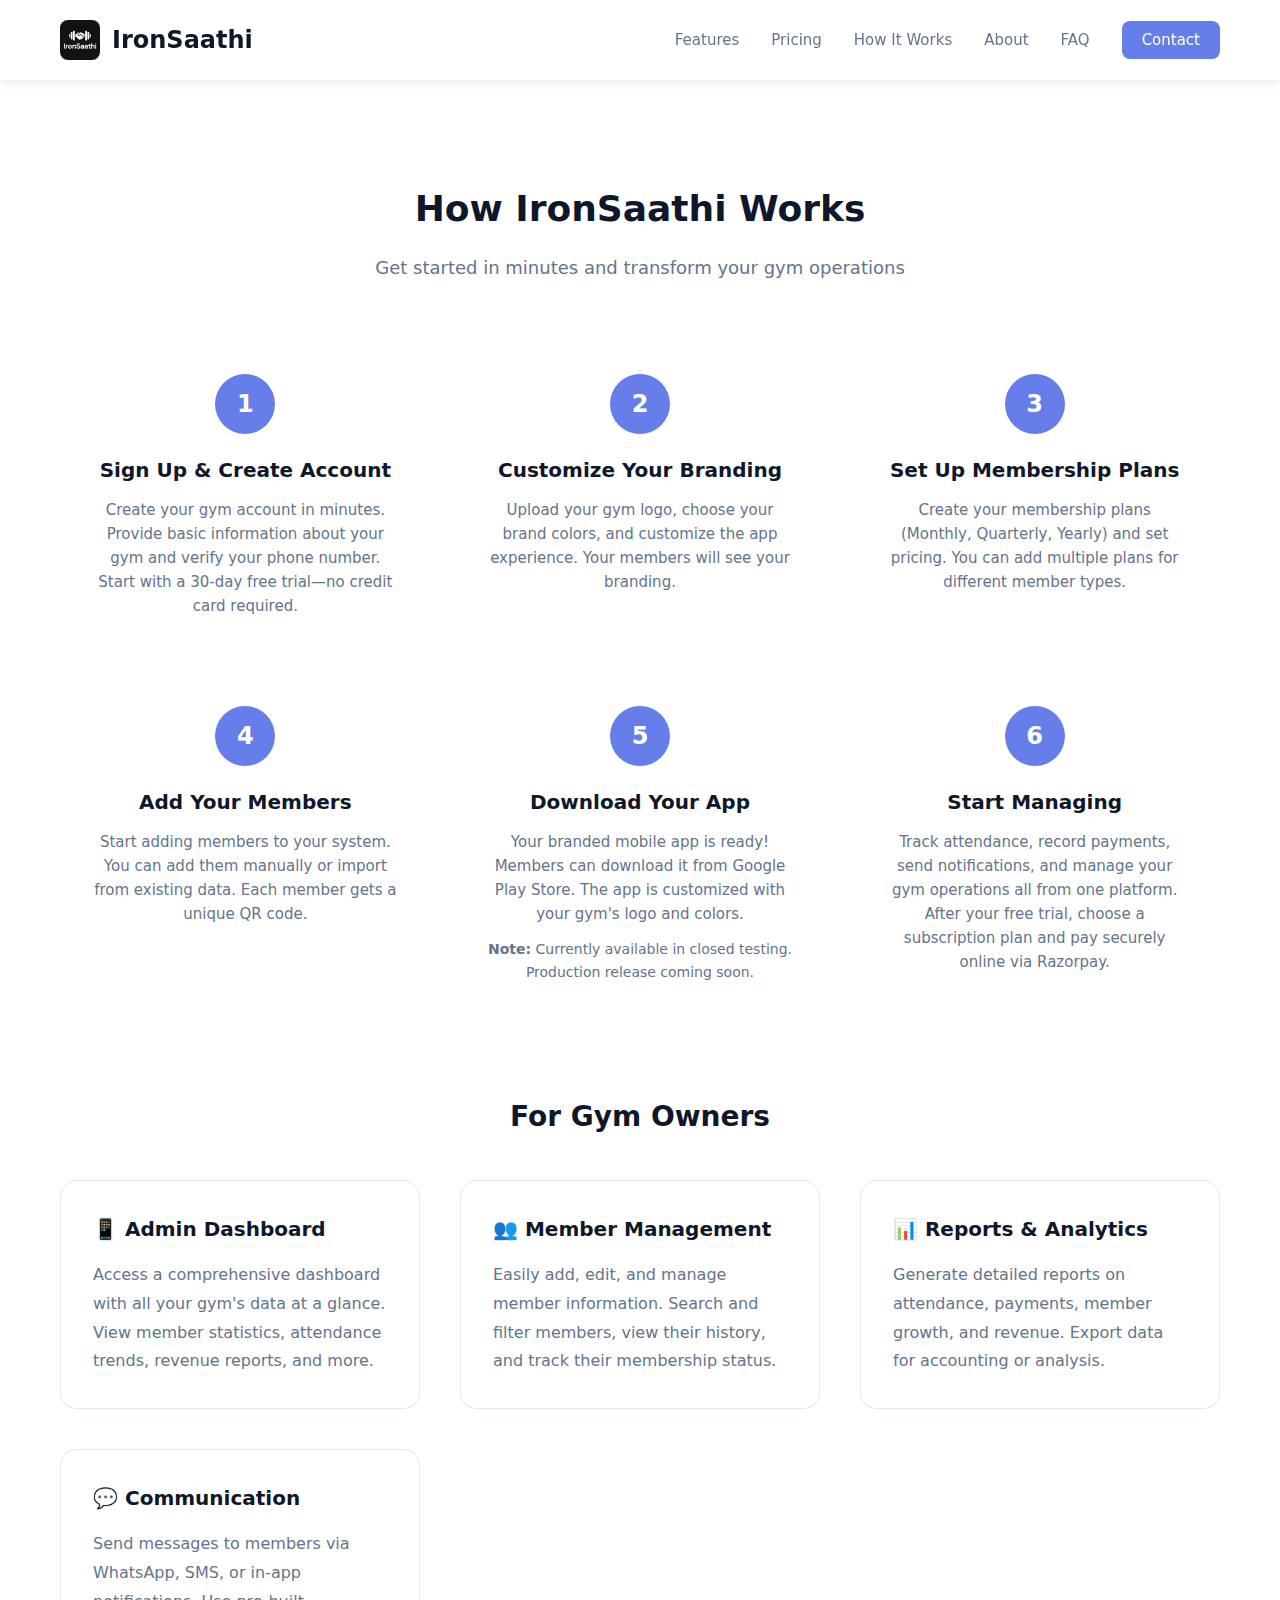
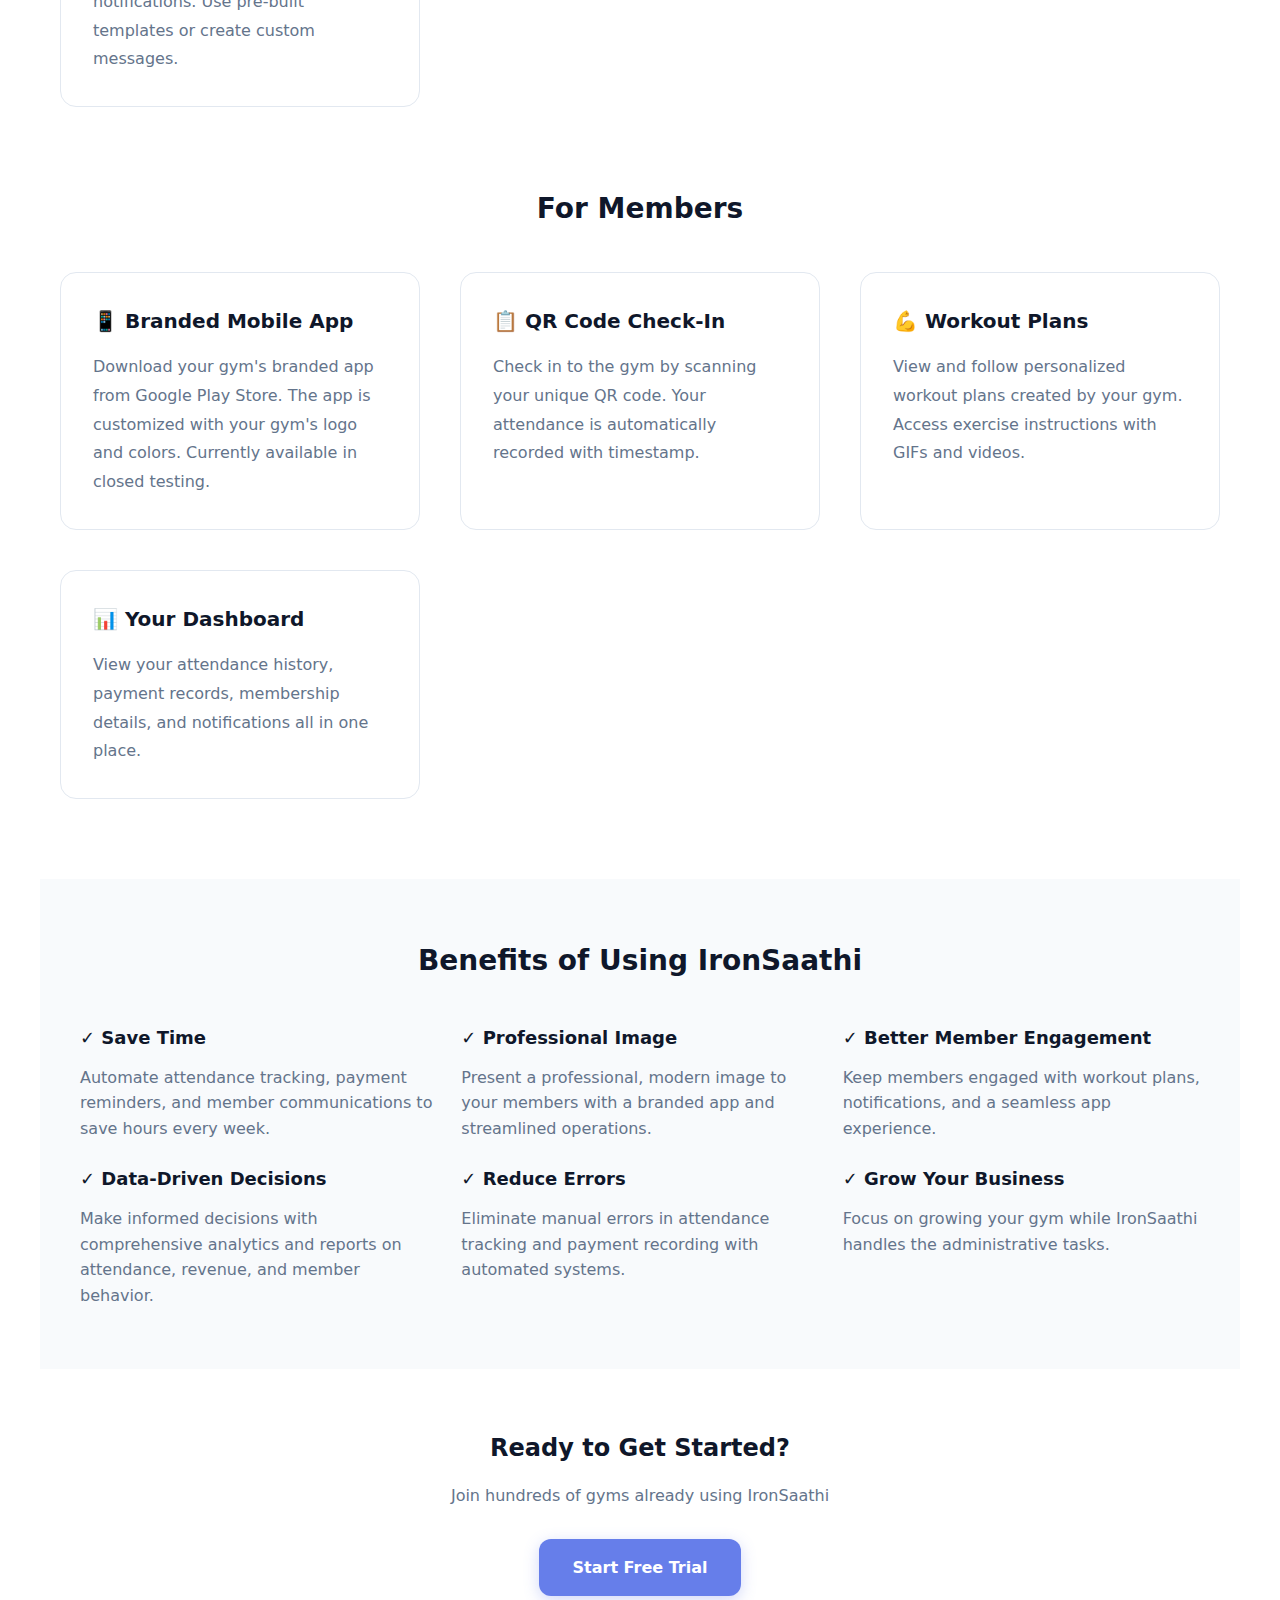
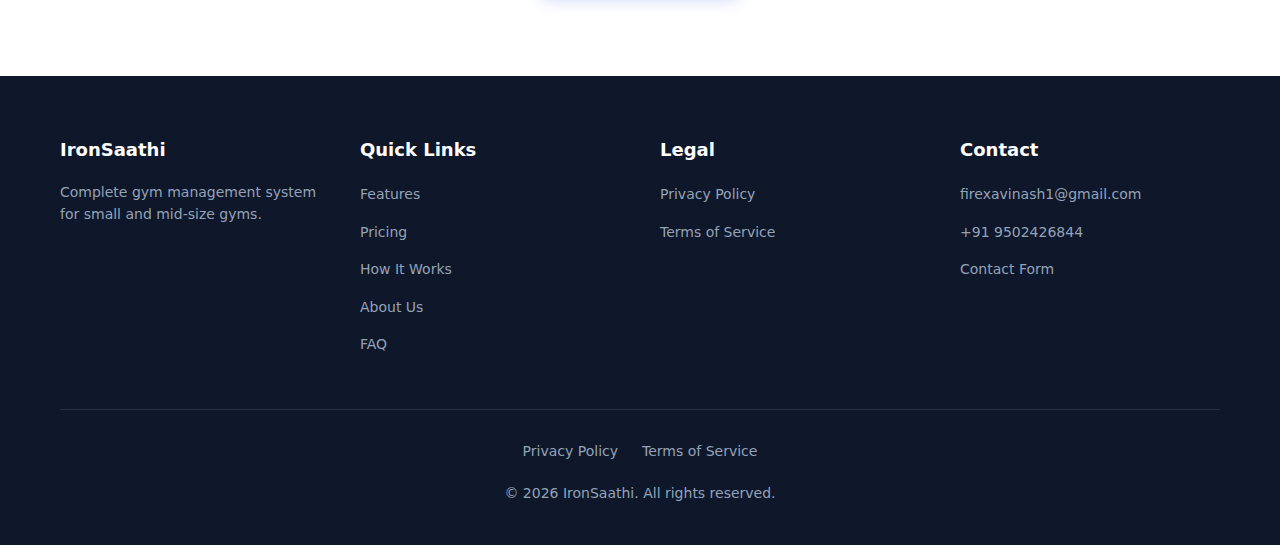
<file: how-it-works.html>
<!doctype html>
<html lang="en">
<head>
  <meta charset="utf-8" />
  <meta name="viewport" content="width=device-width,initial-scale=1" />
  <title>How It Works — IronSaathi</title>
  <link rel="stylesheet" href="styles.css">
</head>
<body>
  <header>
    <div class="container">
      <nav>
        <a href="/" class="logo-header">
          <img src="https://babasingh123.github.io/ChatGPT%20Image%20Nov%2023%2C%202025%2C%2009_24_16%20PM.png" alt="IronSaathi Logo" />
          <span>IronSaathi</span>
        </a>
        <ul class="nav-links">
          <li><a href="/#features">Features</a></li>
          <li><a href="/pricing.html">Pricing</a></li>
          <li><a href="/how-it-works.html">How It Works</a></li>
          <li><a href="/about.html">About</a></li>
          <li><a href="/faq.html">FAQ</a></li>
          <li><a href="/contact.html" class="btn-nav">Contact</a></li>
        </ul>
      </nav>
    </div>
  </header>

  <section class="section" style="padding-top: 100px;">
    <div class="container">
      <h2 class="section-title">How IronSaathi Works</h2>
      <p class="section-subtitle">Get started in minutes and transform your gym operations</p>
      
      <!-- Steps -->
      <div class="grid grid-3" style="margin-bottom: 80px;">
        <div class="step-card">
          <div class="step-number">1</div>
          <h3>Sign Up & Create Account</h3>
          <p>Create your gym account in minutes. Provide basic information about your gym and verify your phone number. Start with a 30-day free trial—no credit card required.</p>
        </div>
        
        <div class="step-card">
          <div class="step-number">2</div>
          <h3>Customize Your Branding</h3>
          <p>Upload your gym logo, choose your brand colors, and customize the app experience. Your members will see your branding.</p>
        </div>
        
        <div class="step-card">
          <div class="step-number">3</div>
          <h3>Set Up Membership Plans</h3>
          <p>Create your membership plans (Monthly, Quarterly, Yearly) and set pricing. You can add multiple plans for different member types.</p>
        </div>
        
        <div class="step-card">
          <div class="step-number">4</div>
          <h3>Add Your Members</h3>
          <p>Start adding members to your system. You can add them manually or import from existing data. Each member gets a unique QR code.</p>
        </div>
        
        <div class="step-card">
          <div class="step-number">5</div>
          <h3>Download Your App</h3>
          <p>Your branded mobile app is ready! Members can download it from Google Play Store. The app is customized with your gym's logo and colors.</p>
          <p style="margin-top: 12px; font-size: 14px; color: var(--text-gray);"><strong>Note:</strong> Currently available in closed testing. Production release coming soon.</p>
        </div>
        
        <div class="step-card">
          <div class="step-number">6</div>
          <h3>Start Managing</h3>
          <p>Track attendance, record payments, send notifications, and manage your gym operations all from one platform. After your free trial, choose a subscription plan and pay securely online via Razorpay.</p>
        </div>
      </div>

      <!-- For Gym Owners -->
      <div style="margin-bottom: 80px;">
        <h3 class="section-title" style="font-size: 28px; margin-bottom: 40px;">For Gym Owners</h3>
        <div class="grid grid-2" style="gap: 40px;">
          <div class="card">
            <h4 style="font-size: 20px; margin-bottom: 16px; color: var(--text-dark);">📱 Admin Dashboard</h4>
            <p style="color: var(--text-gray); line-height: 1.8;">
              Access a comprehensive dashboard with all your gym's data at a glance. View member statistics, attendance trends, revenue reports, and more.
            </p>
          </div>
          <div class="card">
            <h4 style="font-size: 20px; margin-bottom: 16px; color: var(--text-dark);">👥 Member Management</h4>
            <p style="color: var(--text-gray); line-height: 1.8;">
              Easily add, edit, and manage member information. Search and filter members, view their history, and track their membership status.
            </p>
          </div>
          <div class="card">
            <h4 style="font-size: 20px; margin-bottom: 16px; color: var(--text-dark);">📊 Reports & Analytics</h4>
            <p style="color: var(--text-gray); line-height: 1.8;">
              Generate detailed reports on attendance, payments, member growth, and revenue. Export data for accounting or analysis.
            </p>
          </div>
          <div class="card">
            <h4 style="font-size: 20px; margin-bottom: 16px; color: var(--text-dark);">💬 Communication</h4>
            <p style="color: var(--text-gray); line-height: 1.8;">
              Send messages to members via WhatsApp, SMS, or in-app notifications. Use pre-built templates or create custom messages.
            </p>
          </div>
        </div>
      </div>

      <!-- For Members -->
      <div style="margin-bottom: 80px;">
        <h3 class="section-title" style="font-size: 28px; margin-bottom: 40px;">For Members</h3>
        <div class="grid grid-2" style="gap: 40px;">
          <div class="card">
            <h4 style="font-size: 20px; margin-bottom: 16px; color: var(--text-dark);">📱 Branded Mobile App</h4>
            <p style="color: var(--text-gray); line-height: 1.8;">
              Download your gym's branded app from Google Play Store. The app is customized with your gym's logo and colors. Currently available in closed testing.
            </p>
          </div>
          <div class="card">
            <h4 style="font-size: 20px; margin-bottom: 16px; color: var(--text-dark);">📋 QR Code Check-In</h4>
            <p style="color: var(--text-gray); line-height: 1.8;">
              Check in to the gym by scanning your unique QR code. Your attendance is automatically recorded with timestamp.
            </p>
          </div>
          <div class="card">
            <h4 style="font-size: 20px; margin-bottom: 16px; color: var(--text-dark);">💪 Workout Plans</h4>
            <p style="color: var(--text-gray); line-height: 1.8;">
              View and follow personalized workout plans created by your gym. Access exercise instructions with GIFs and videos.
            </p>
          </div>
          <div class="card">
            <h4 style="font-size: 20px; margin-bottom: 16px; color: var(--text-dark);">📊 Your Dashboard</h4>
            <p style="color: var(--text-gray); line-height: 1.8;">
              View your attendance history, payment records, membership details, and notifications all in one place.
            </p>
          </div>
        </div>
      </div>

      <!-- Benefits -->
      <div class="section bg-light" style="margin: 0 -20px; padding: 60px 20px;">
        <div class="container">
          <h3 class="section-title" style="font-size: 28px; margin-bottom: 40px;">Benefits of Using IronSaathi</h3>
          <div class="grid grid-2" style="gap: 24px;">
            <div>
              <h4 style="font-size: 18px; margin-bottom: 12px; color: var(--text-dark);">✓ Save Time</h4>
              <p style="color: var(--text-gray);">Automate attendance tracking, payment reminders, and member communications to save hours every week.</p>
            </div>
            <div>
              <h4 style="font-size: 18px; margin-bottom: 12px; color: var(--text-dark);">✓ Professional Image</h4>
              <p style="color: var(--text-gray);">Present a professional, modern image to your members with a branded app and streamlined operations.</p>
            </div>
            <div>
              <h4 style="font-size: 18px; margin-bottom: 12px; color: var(--text-dark);">✓ Better Member Engagement</h4>
              <p style="color: var(--text-gray);">Keep members engaged with workout plans, notifications, and a seamless app experience.</p>
            </div>
            <div>
              <h4 style="font-size: 18px; margin-bottom: 12px; color: var(--text-dark);">✓ Data-Driven Decisions</h4>
              <p style="color: var(--text-gray);">Make informed decisions with comprehensive analytics and reports on attendance, revenue, and member behavior.</p>
            </div>
            <div>
              <h4 style="font-size: 18px; margin-bottom: 12px; color: var(--text-dark);">✓ Reduce Errors</h4>
              <p style="color: var(--text-gray);">Eliminate manual errors in attendance tracking and payment recording with automated systems.</p>
            </div>
            <div>
              <h4 style="font-size: 18px; margin-bottom: 12px; color: var(--text-dark);">✓ Grow Your Business</h4>
              <p style="color: var(--text-gray);">Focus on growing your gym while IronSaathi handles the administrative tasks.</p>
            </div>
          </div>
        </div>
      </div>

      <div class="text-center" style="margin-top: 60px;">
        <h3 style="font-size: 24px; margin-bottom: 16px; color: var(--text-dark);">Ready to Get Started?</h3>
        <p style="color: var(--text-gray); margin-bottom: 30px;">Join hundreds of gyms already using IronSaathi</p>
        <a href="/contact.html" class="btn btn-primary">Start Free Trial</a>
      </div>
    </div>
  </section>

  <footer>
    <div class="container">
      <div class="footer-content">
        <div class="footer-section">
          <h3>IronSaathi</h3>
          <p style="color:var(--text-light);margin-top:12px;font-size:14px;">Complete gym management system for small and mid-size gyms.</p>
        </div>
        <div class="footer-section">
          <h3>Quick Links</h3>
          <ul>
            <li><a href="/#features">Features</a></li>
            <li><a href="/pricing.html">Pricing</a></li>
            <li><a href="/how-it-works.html">How It Works</a></li>
            <li><a href="/about.html">About Us</a></li>
            <li><a href="/faq.html">FAQ</a></li>
          </ul>
        </div>
        <div class="footer-section">
          <h3>Legal</h3>
          <ul>
            <li><a href="/privacy-policy.html">Privacy Policy</a></li>
            <li><a href="/terms-of-service.html">Terms of Service</a></li>
          </ul>
        </div>
        <div class="footer-section">
          <h3>Contact</h3>
          <ul>
            <li><a href="mailto:firexavinash1@gmail.com">firexavinash1@gmail.com</a></li>
            <li><a href="tel:+919502426844">+91 9502426844</a></li>
            <li><a href="/contact.html">Contact Form</a></li>
          </ul>
        </div>
      </div>
      <div class="footer-bottom">
        <div class="footer-links">
          <a href="/privacy-policy.html">Privacy Policy</a>
          <a href="/terms-of-service.html">Terms of Service</a>
        </div>
        <div>© <span id="year"></span> IronSaathi. All rights reserved.</div>
      </div>
    </div>
  </footer>

  <script>
    document.getElementById('year').textContent = new Date().getFullYear();
  </script>
</body>
</html>
</file>
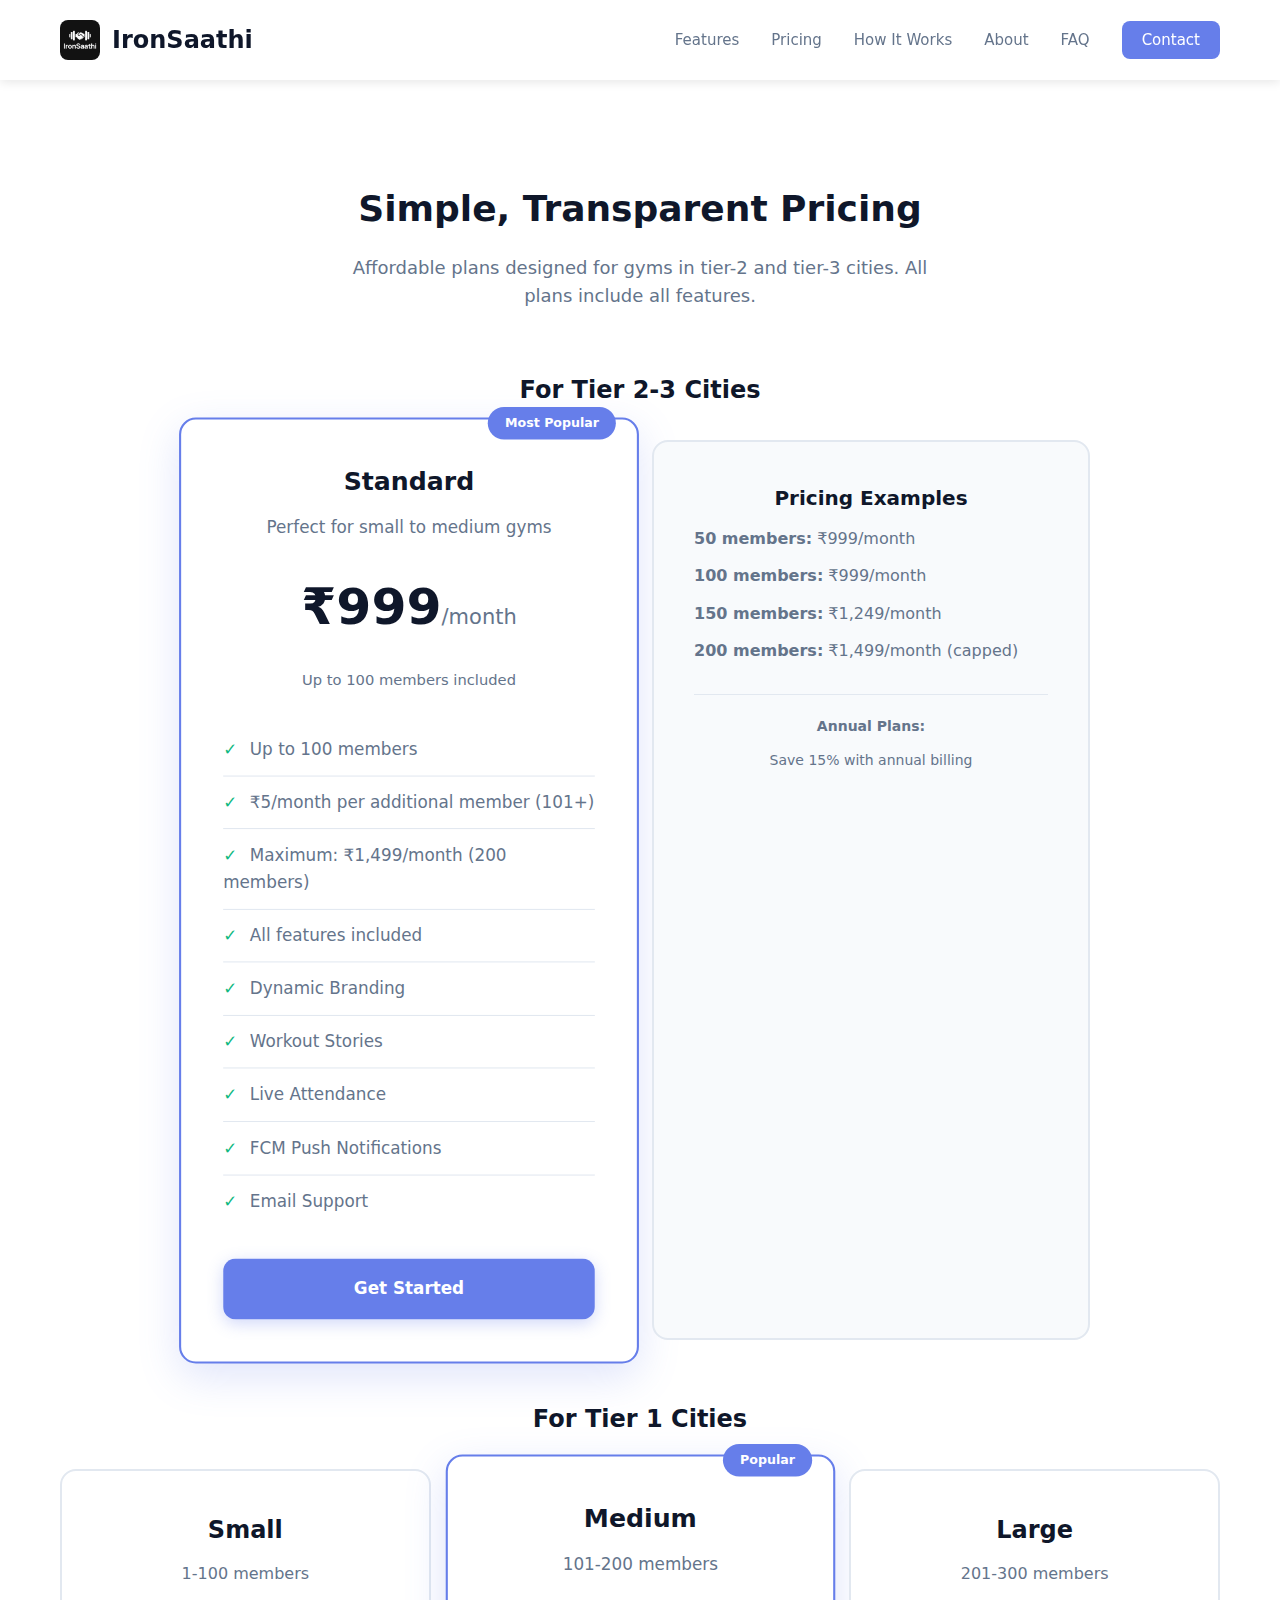
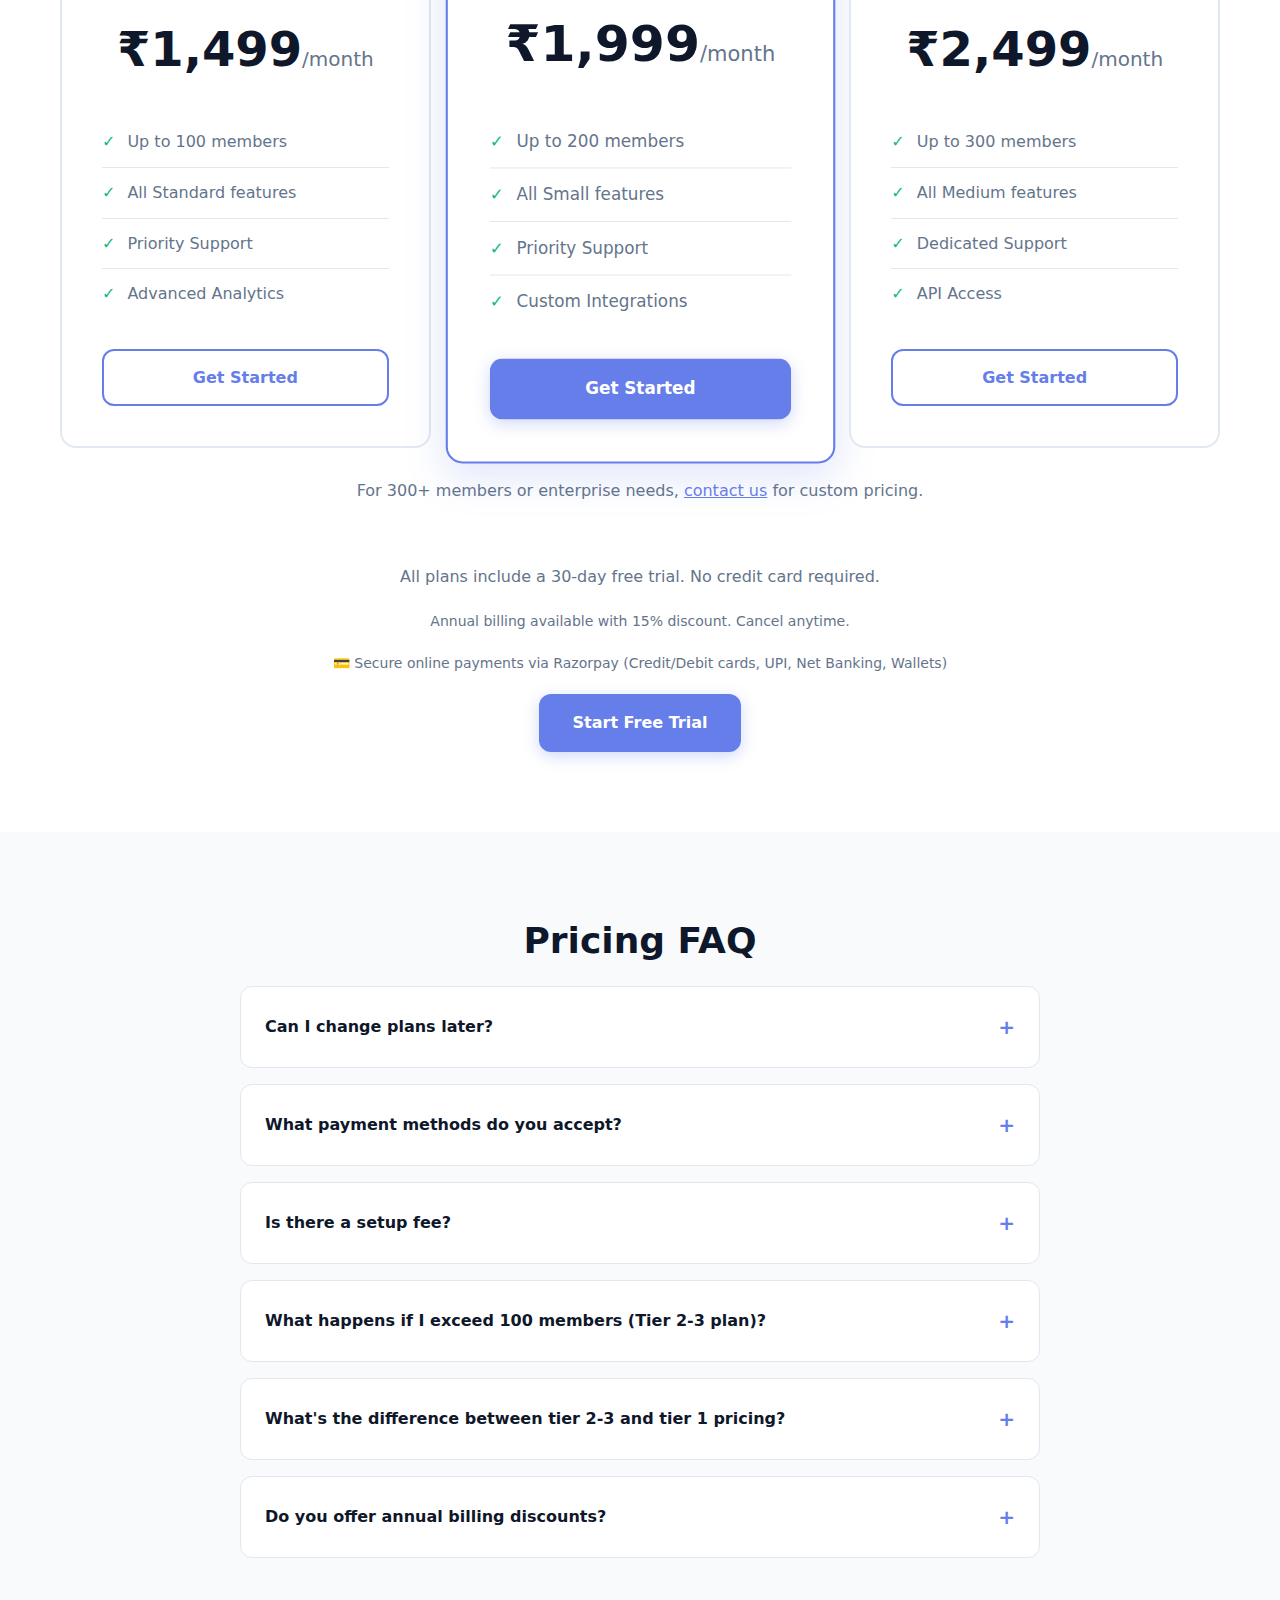
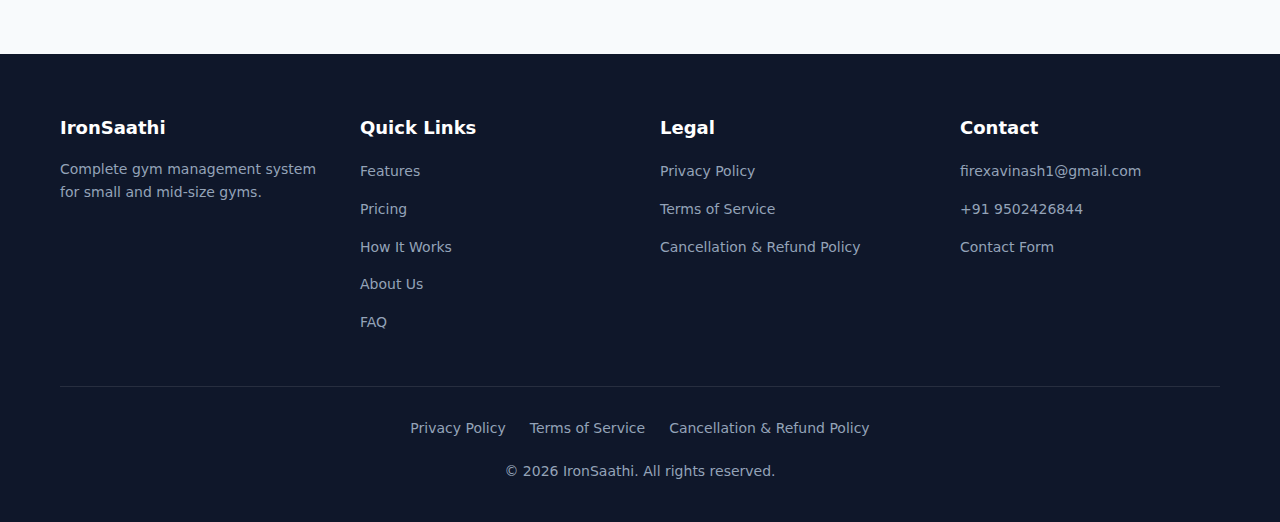
<file: pricing.html>
<!doctype html>
<html lang="en">
<head>
  <meta charset="utf-8" />
  <meta name="viewport" content="width=device-width,initial-scale=1" />
  <title>Pricing — IronSaathi</title>
  <link rel="stylesheet" href="styles.css">
</head>
<body>
  <header>
    <div class="container">
      <nav>
        <a href="/" class="logo-header">
          <img src="https://babasingh123.github.io/ChatGPT%20Image%20Nov%2023%2C%202025%2C%2009_24_16%20PM.png" alt="IronSaathi Logo" />
          <span>IronSaathi</span>
        </a>
        <ul class="nav-links">
          <li><a href="/#features">Features</a></li>
          <li><a href="/pricing.html">Pricing</a></li>
          <li><a href="/how-it-works.html">How It Works</a></li>
          <li><a href="/about.html">About</a></li>
          <li><a href="/faq.html">FAQ</a></li>
          <li><a href="/contact.html" class="btn-nav">Contact</a></li>
        </ul>
      </nav>
    </div>
  </header>

  <section class="section" style="padding-top: 100px;">
    <div class="container">
      <h2 class="section-title">Simple, Transparent Pricing</h2>
      <p class="section-subtitle">Affordable plans designed for gyms in tier-2 and tier-3 cities. All plans include all features.</p>
      
      <!-- Tier 2-3 Cities Pricing -->
      <div style="margin-bottom: 60px;">
        <h3 style="text-align: center; font-size: 24px; margin-bottom: 30px; color: var(--text-dark);">For Tier 2-3 Cities</h3>
        <div class="grid grid-2" style="max-width: 900px; margin: 0 auto;">
          <!-- Standard Plan -->
          <div class="pricing-card featured">
            <div class="pricing-badge">Most Popular</div>
            <h3 style="font-size: 24px; margin-bottom: 12px;">Standard</h3>
            <p style="color: var(--text-gray); margin-bottom: 24px;">Perfect for small to medium gyms</p>
            <div class="pricing-price">
              ₹999<span>/month</span>
            </div>
            <p style="color: var(--text-gray); font-size: 14px; margin-bottom: 24px;">Up to 100 members included</p>
            <ul class="pricing-features">
              <li>Up to 100 members</li>
              <li>₹5/month per additional member (101+)</li>
              <li>Maximum: ₹1,499/month (200 members)</li>
              <li>All features included</li>
              <li>Dynamic Branding</li>
              <li>Workout Stories</li>
              <li>Live Attendance</li>
              <li>FCM Push Notifications</li>
              <li>Email Support</li>
            </ul>
            <a href="/contact.html" class="btn btn-primary" style="width: 100%;">Get Started</a>
          </div>
          
          <!-- Example Pricing -->
          <div class="pricing-card" style="background: var(--bg-light);">
            <h3 style="font-size: 20px; margin-bottom: 12px;">Pricing Examples</h3>
            <div style="text-align: left; color: var(--text-gray);">
              <p style="margin: 12px 0;"><strong>50 members:</strong> ₹999/month</p>
              <p style="margin: 12px 0;"><strong>100 members:</strong> ₹999/month</p>
              <p style="margin: 12px 0;"><strong>150 members:</strong> ₹1,249/month</p>
              <p style="margin: 12px 0;"><strong>200 members:</strong> ₹1,499/month (capped)</p>
            </div>
            <div style="margin-top: 30px; padding-top: 20px; border-top: 1px solid var(--border);">
              <p style="font-size: 14px; color: var(--text-gray); margin-bottom: 12px;"><strong>Annual Plans:</strong></p>
              <p style="font-size: 14px; color: var(--text-gray);">Save 15% with annual billing</p>
            </div>
          </div>
        </div>
      </div>

      <!-- Tier 1 Cities Pricing -->
      <div style="margin-bottom: 60px;">
        <h3 style="text-align: center; font-size: 24px; margin-bottom: 30px; color: var(--text-dark);">For Tier 1 Cities</h3>
        <div class="grid grid-3" style="max-width: 1200px; margin: 0 auto;">
          <!-- Small Plan -->
          <div class="pricing-card">
            <h3 style="font-size: 24px; margin-bottom: 12px;">Small</h3>
            <p style="color: var(--text-gray); margin-bottom: 24px;">1-100 members</p>
            <div class="pricing-price">
              ₹1,499<span>/month</span>
            </div>
            <ul class="pricing-features">
              <li>Up to 100 members</li>
              <li>All Standard features</li>
              <li>Priority Support</li>
              <li>Advanced Analytics</li>
            </ul>
            <a href="/contact.html" class="btn btn-outline" style="width: 100%;">Get Started</a>
          </div>
          
          <!-- Medium Plan -->
          <div class="pricing-card featured">
            <div class="pricing-badge">Popular</div>
            <h3 style="font-size: 24px; margin-bottom: 12px;">Medium</h3>
            <p style="color: var(--text-gray); margin-bottom: 24px;">101-200 members</p>
            <div class="pricing-price">
              ₹1,999<span>/month</span>
            </div>
            <ul class="pricing-features">
              <li>Up to 200 members</li>
              <li>All Small features</li>
              <li>Priority Support</li>
              <li>Custom Integrations</li>
            </ul>
            <a href="/contact.html" class="btn btn-primary" style="width: 100%;">Get Started</a>
          </div>
          
          <!-- Large Plan -->
          <div class="pricing-card">
            <h3 style="font-size: 24px; margin-bottom: 12px;">Large</h3>
            <p style="color: var(--text-gray); margin-bottom: 24px;">201-300 members</p>
            <div class="pricing-price">
              ₹2,499<span>/month</span>
            </div>
            <ul class="pricing-features">
              <li>Up to 300 members</li>
              <li>All Medium features</li>
              <li>Dedicated Support</li>
              <li>API Access</li>
            </ul>
            <a href="/contact.html" class="btn btn-outline" style="width: 100%;">Get Started</a>
          </div>
        </div>
        
        <div style="text-align: center; margin-top: 30px;">
          <p style="color: var(--text-gray);">For 300+ members or enterprise needs, <a href="/contact.html" style="color: var(--primary);">contact us</a> for custom pricing.</p>
        </div>
      </div>
      
      <div class="text-center mt-40">
        <p style="color: var(--text-gray); margin-bottom: 20px;">All plans include a 30-day free trial. No credit card required.</p>
        <p style="color: var(--text-gray); font-size: 14px; margin-bottom: 20px;">Annual billing available with 15% discount. Cancel anytime.</p>
        <p style="color: var(--text-gray); font-size: 14px; margin-bottom: 20px;">💳 Secure online payments via Razorpay (Credit/Debit cards, UPI, Net Banking, Wallets)</p>
        <a href="/contact.html" class="btn btn-primary">Start Free Trial</a>
      </div>
    </div>
  </section>

  <!-- FAQ Section -->
  <section class="section bg-light">
    <div class="container">
      <h2 class="section-title">Pricing FAQ</h2>
      <div style="max-width: 800px; margin: 0 auto;">
        <div class="faq-item">
          <div class="faq-question">
            <span>Can I change plans later?</span>
            <span class="faq-toggle">+</span>
          </div>
          <div class="faq-answer">
            Yes, you can upgrade or downgrade your plan at any time. Changes will be prorated and reflected in your next billing cycle.
          </div>
        </div>
        
        <div class="faq-item">
          <div class="faq-question">
            <span>What payment methods do you accept?</span>
            <span class="faq-toggle">+</span>
          </div>
          <div class="faq-answer">
            We accept all major credit cards, debit cards, UPI, net banking, and wallets through Razorpay—India's leading payment gateway. All payments are processed securely with PCI-DSS compliance. You can pay directly from the app or web dashboard.
          </div>
        </div>
        
        <div class="faq-item">
          <div class="faq-question">
            <span>Is there a setup fee?</span>
            <span class="faq-toggle">+</span>
          </div>
          <div class="faq-answer">
            No, there are no setup fees or hidden charges. You only pay the monthly subscription fee.
          </div>
        </div>
        
        <div class="faq-item">
          <div class="faq-question">
            <span>What happens if I exceed 100 members (Tier 2-3 plan)?</span>
            <span class="faq-toggle">+</span>
          </div>
          <div class="faq-answer">
            For tier 2-3 cities, you can add additional members at ₹5/month per member (101+). The maximum charge is capped at ₹1,499/month (200 members). For tier 1 cities, you can upgrade to a higher plan.
          </div>
        </div>
        
        <div class="faq-item">
          <div class="faq-question">
            <span>What's the difference between tier 2-3 and tier 1 pricing?</span>
            <span class="faq-toggle">+</span>
          </div>
          <div class="faq-answer">
            Tier 2-3 cities get our most affordable pricing starting at ₹999/month (up to 100 members). Tier 1 cities have higher pricing (₹1,499-₹2,999/month) with additional features like priority support and advanced analytics.
          </div>
        </div>
        
        <div class="faq-item">
          <div class="faq-question">
            <span>Do you offer annual billing discounts?</span>
            <span class="faq-toggle">+</span>
          </div>
          <div class="faq-answer">
            Yes! Annual billing saves you 15% compared to monthly billing. Contact us for annual pricing details.
          </div>
        </div>
      </div>
    </div>
  </section>

  <footer>
    <div class="container">
      <div class="footer-content">
        <div class="footer-section">
          <h3>IronSaathi</h3>
          <p style="color:var(--text-light);margin-top:12px;font-size:14px;">Complete gym management system for small and mid-size gyms.</p>
        </div>
        <div class="footer-section">
          <h3>Quick Links</h3>
          <ul>
            <li><a href="/#features">Features</a></li>
            <li><a href="/pricing.html">Pricing</a></li>
            <li><a href="/how-it-works.html">How It Works</a></li>
            <li><a href="/about.html">About Us</a></li>
            <li><a href="/faq.html">FAQ</a></li>
          </ul>
        </div>
        <div class="footer-section">
          <h3>Legal</h3>
          <ul>
            <li><a href="/privacy-policy.html">Privacy Policy</a></li>
            <li><a href="/terms-of-service.html">Terms of Service</a></li>
            <li><a href="/cancellation-refund-policy.html">Cancellation & Refund Policy</a></li>
          </ul>
        </div>
        <div class="footer-section">
          <h3>Contact</h3>
          <ul>
            <li><a href="mailto:firexavinash1@gmail.com">firexavinash1@gmail.com</a></li>
            <li><a href="tel:+919502426844">+91 9502426844</a></li>
            <li><a href="/contact.html">Contact Form</a></li>
          </ul>
        </div>
      </div>
      <div class="footer-bottom">
        <div class="footer-links">
          <a href="/privacy-policy.html">Privacy Policy</a>
          <a href="/terms-of-service.html">Terms of Service</a>
          <a href="/cancellation-refund-policy.html">Cancellation & Refund Policy</a>
        </div>
        <div>© <span id="year"></span> IronSaathi. All rights reserved.</div>
      </div>
    </div>
  </footer>

  <script>
    document.getElementById('year').textContent = new Date().getFullYear();
    
    // FAQ Toggle
    document.querySelectorAll('.faq-question').forEach(question => {
      question.addEventListener('click', () => {
        const item = question.parentElement;
        const isActive = item.classList.contains('active');
        
        // Close all FAQ items
        document.querySelectorAll('.faq-item').forEach(faq => {
          faq.classList.remove('active');
        });
        
        // Open clicked item if it wasn't active
        if (!isActive) {
          item.classList.add('active');
        }
      });
    });
  </script>
</body>
</html>
</file>
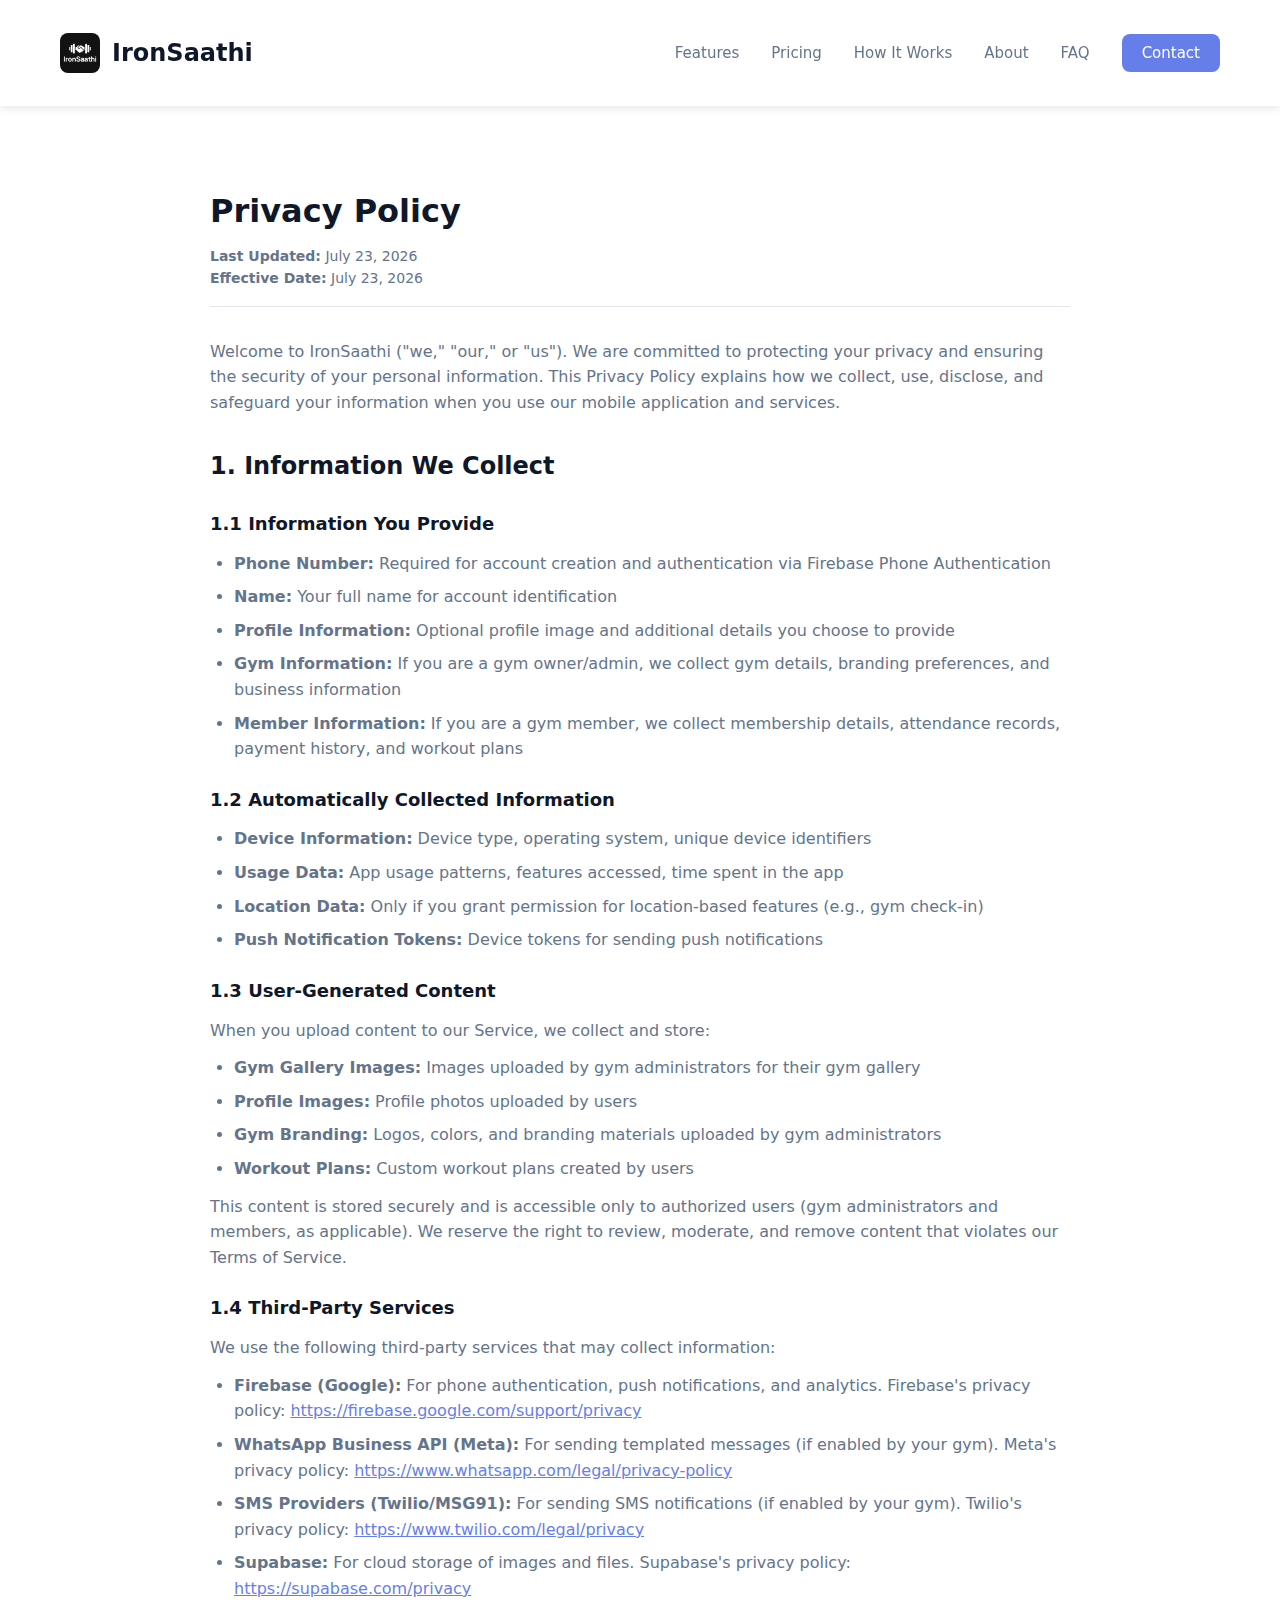
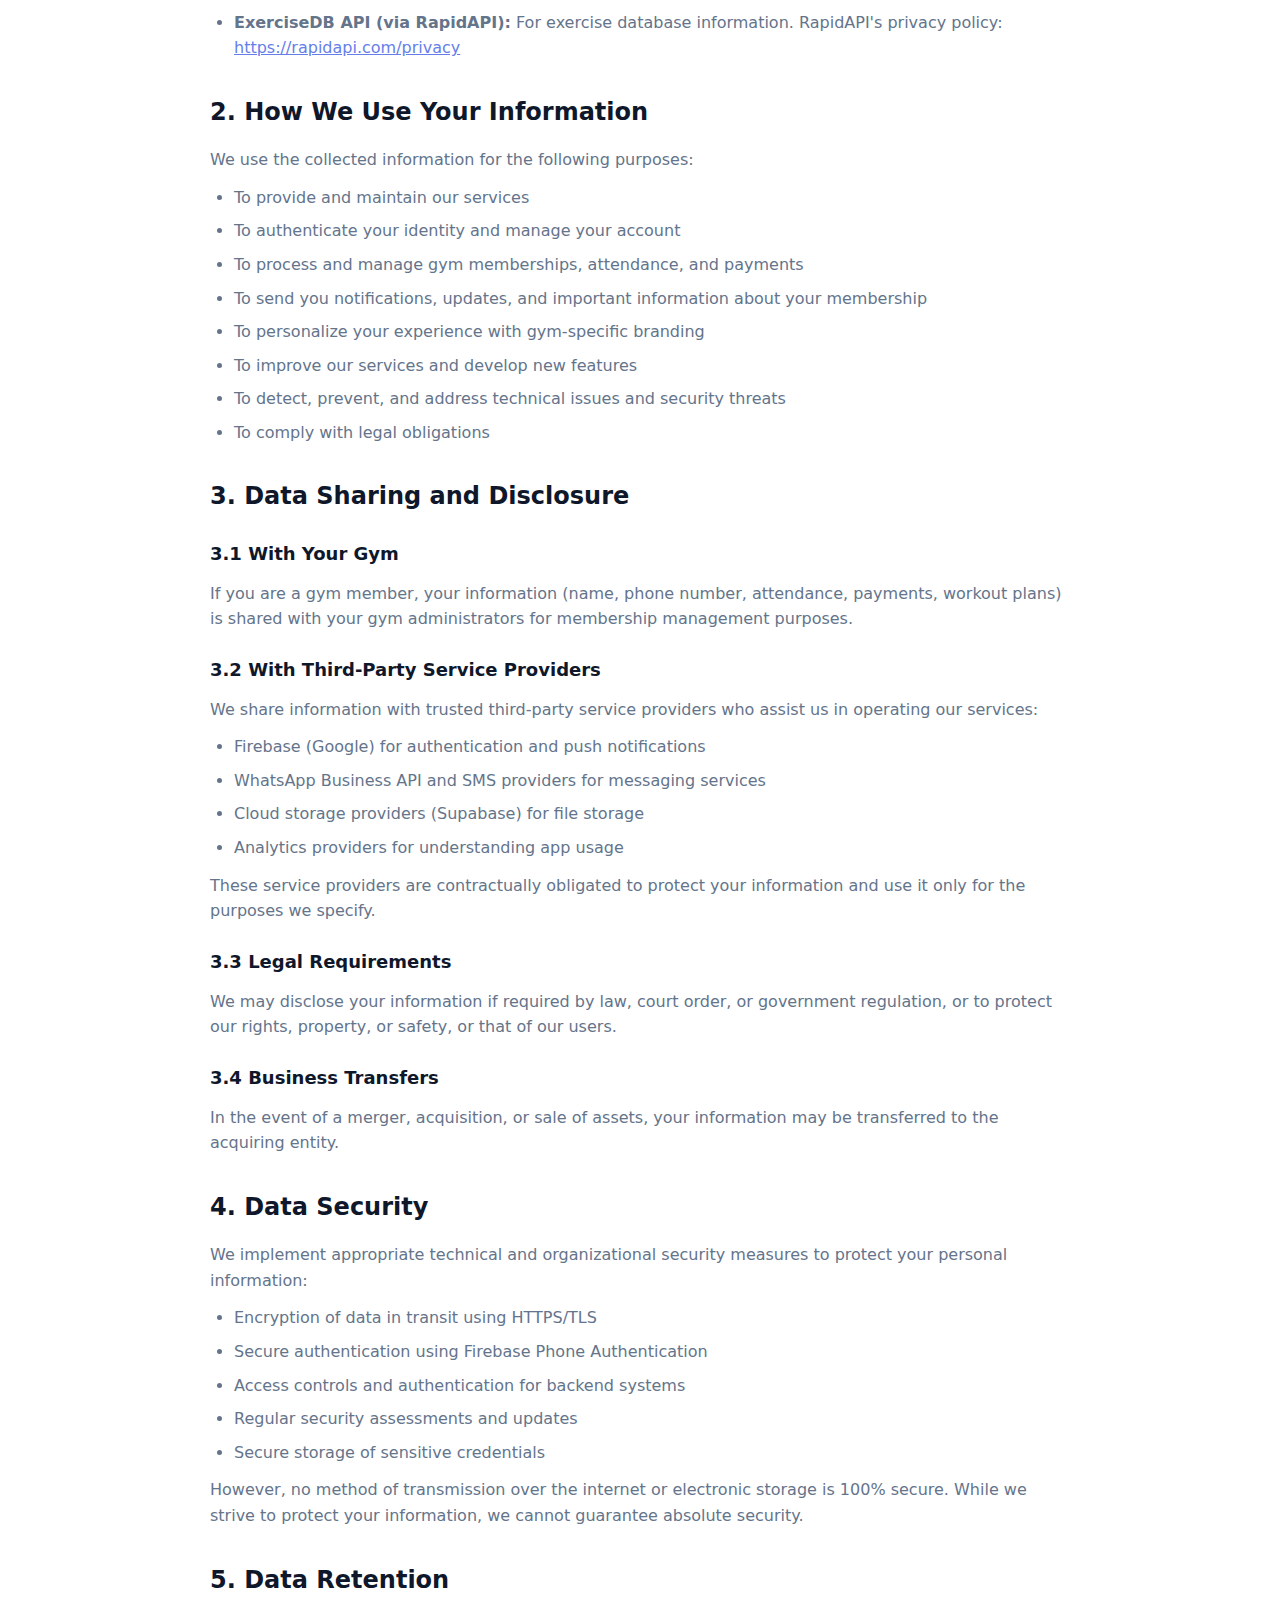
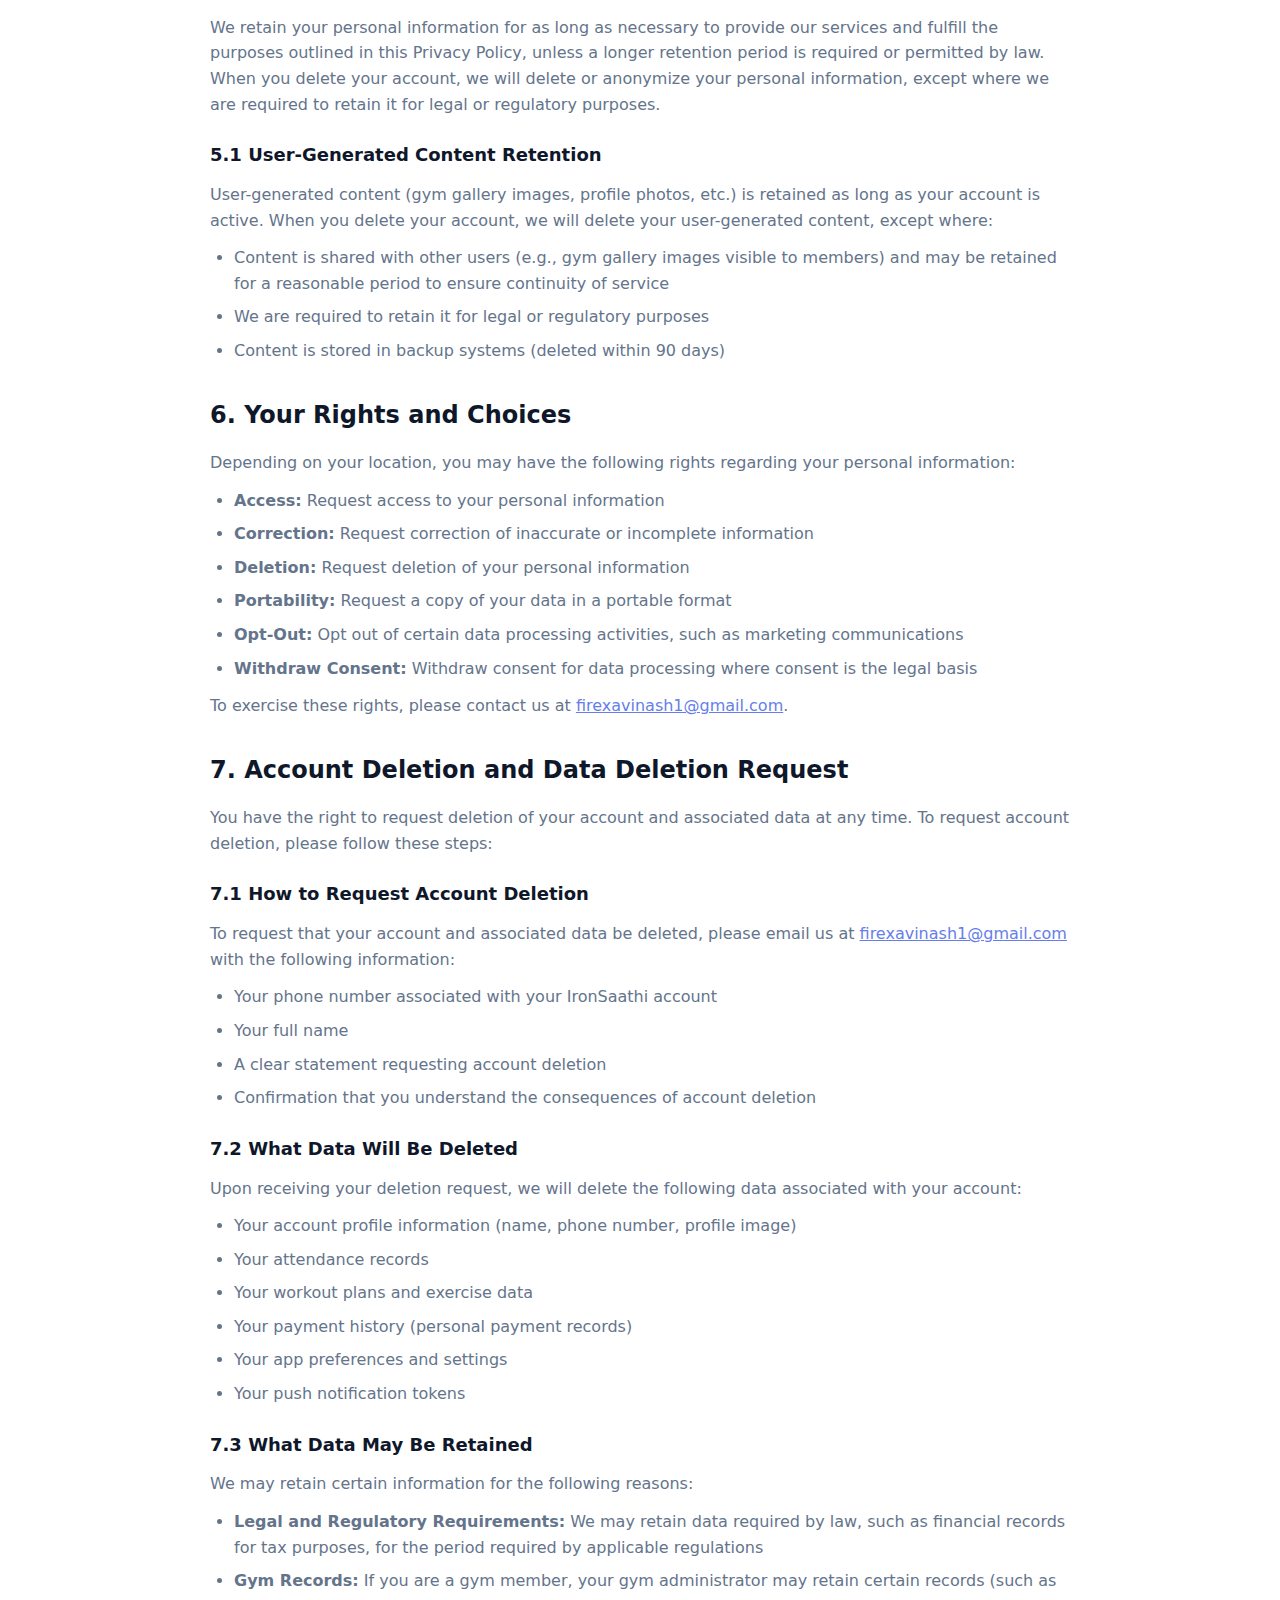
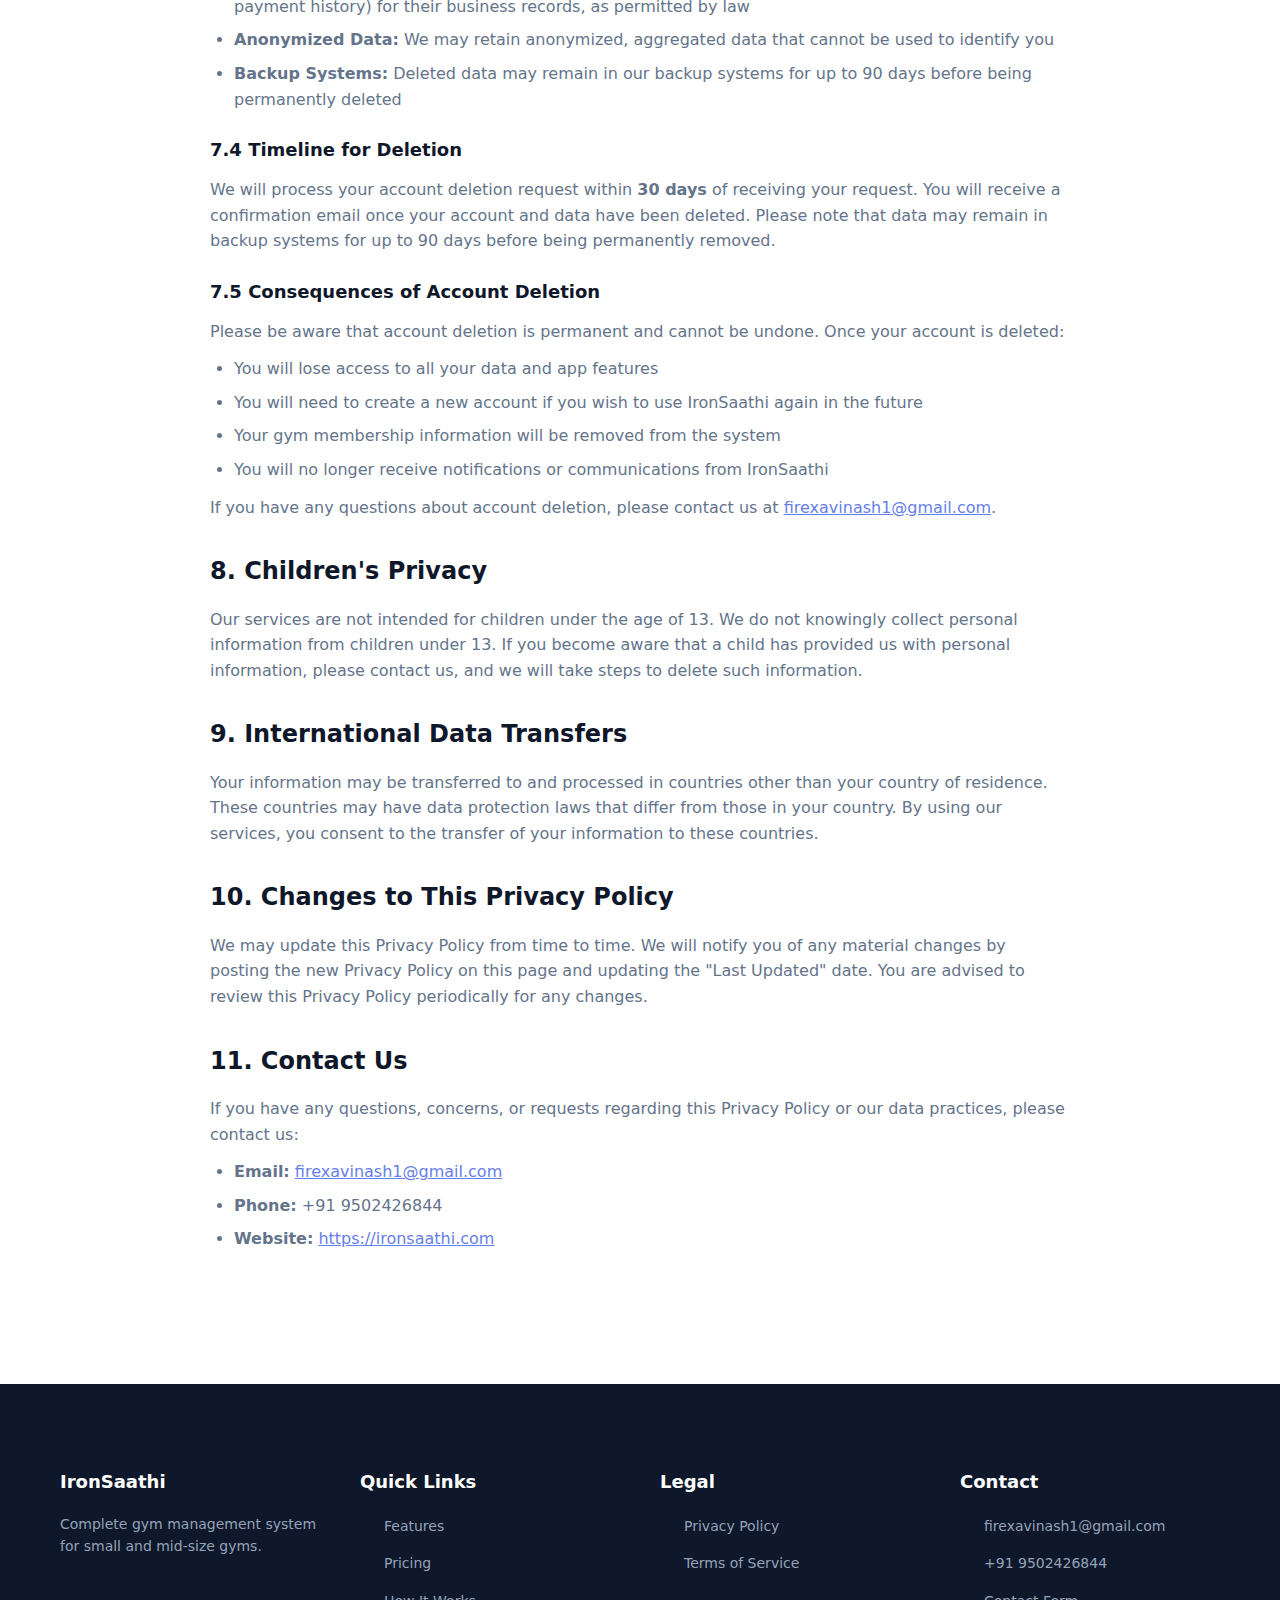
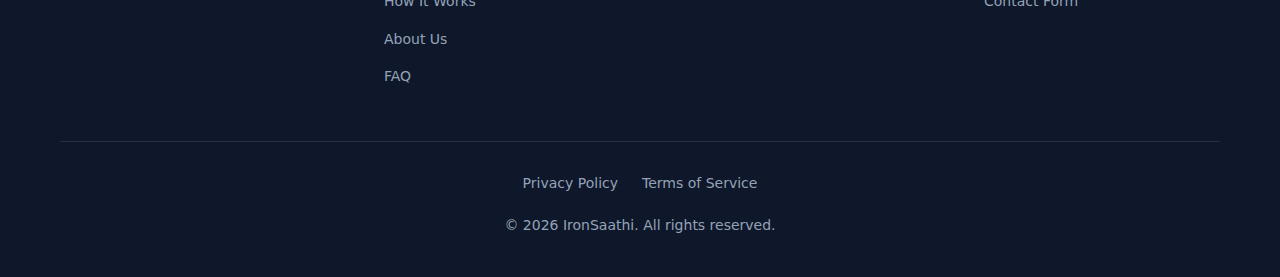
<file: privacy-policy.html>
<!doctype html>
<html lang="en">
<head>
  <meta charset="utf-8" />
  <meta name="viewport" content="width=device-width,initial-scale=1" />
  <title>Privacy Policy — IronSaathi</title>
  <link rel="stylesheet" href="styles.css">
  <style>
    .content-container { max-width: 900px; margin: 0 auto; padding: 40px 20px; }
    .meta { color: var(--text-gray); font-size: 14px; margin-bottom: 32px; padding-bottom: 16px; border-bottom: 1px solid var(--border); }
    h1 { margin: 0 0 8px; font-size: 32px; color: var(--text-dark); }
    h2 { margin: 32px 0 16px; font-size: 24px; color: var(--text-dark); }
    h3 { margin: 24px 0 12px; font-size: 18px; color: var(--text-dark); }
    p { margin: 12px 0; color: var(--text-gray); }
    ul, ol { margin: 12px 0; padding-left: 24px; color: var(--text-gray); }
    li { margin: 8px 0; }
    a { color: var(--primary); text-decoration: underline; }
  </style>
</head>
<body>
  <header>
    <div class="container">
      <nav>
        <a href="/" class="logo-header">
          <img src="https://babasingh123.github.io/ChatGPT%20Image%20Nov%2023%2C%202025%2C%2009_24_16%20PM.png" alt="IronSaathi Logo" />
          <span>IronSaathi</span>
        </a>
        <ul class="nav-links">
          <li><a href="/#features">Features</a></li>
          <li><a href="/pricing.html">Pricing</a></li>
          <li><a href="/how-it-works.html">How It Works</a></li>
          <li><a href="/about.html">About</a></li>
          <li><a href="/faq.html">FAQ</a></li>
          <li><a href="/contact.html" class="btn-nav">Contact</a></li>
        </ul>
      </nav>
    </div>
  </header>

  <section class="section" style="padding-top: 40px;">
    <div class="content-container">
    
    <h1>Privacy Policy</h1>
    <div class="meta">
      <strong>Last Updated:</strong> <span id="lastUpdated"></span><br>
      <strong>Effective Date:</strong> <span id="effectiveDate"></span>
    </div>

    <p>Welcome to IronSaathi ("we," "our," or "us"). We are committed to protecting your privacy and ensuring the security of your personal information. This Privacy Policy explains how we collect, use, disclose, and safeguard your information when you use our mobile application and services.</p>

    <h2>1. Information We Collect</h2>

    <h3>1.1 Information You Provide</h3>
    <ul>
      <li><strong>Phone Number:</strong> Required for account creation and authentication via Firebase Phone Authentication</li>
      <li><strong>Name:</strong> Your full name for account identification</li>
      <li><strong>Profile Information:</strong> Optional profile image and additional details you choose to provide</li>
      <li><strong>Gym Information:</strong> If you are a gym owner/admin, we collect gym details, branding preferences, and business information</li>
      <li><strong>Member Information:</strong> If you are a gym member, we collect membership details, attendance records, payment history, and workout plans</li>
    </ul>

    <h3>1.2 Automatically Collected Information</h3>
    <ul>
      <li><strong>Device Information:</strong> Device type, operating system, unique device identifiers</li>
      <li><strong>Usage Data:</strong> App usage patterns, features accessed, time spent in the app</li>
      <li><strong>Location Data:</strong> Only if you grant permission for location-based features (e.g., gym check-in)</li>
      <li><strong>Push Notification Tokens:</strong> Device tokens for sending push notifications</li>
    </ul>

    <h3>1.3 User-Generated Content</h3>
    <p>When you upload content to our Service, we collect and store:</p>
    <ul>
      <li><strong>Gym Gallery Images:</strong> Images uploaded by gym administrators for their gym gallery</li>
      <li><strong>Profile Images:</strong> Profile photos uploaded by users</li>
      <li><strong>Gym Branding:</strong> Logos, colors, and branding materials uploaded by gym administrators</li>
      <li><strong>Workout Plans:</strong> Custom workout plans created by users</li>
    </ul>
    <p>This content is stored securely and is accessible only to authorized users (gym administrators and members, as applicable). We reserve the right to review, moderate, and remove content that violates our Terms of Service.</p>

    <h3>1.4 Third-Party Services</h3>
    <p>We use the following third-party services that may collect information:</p>
    <ul>
      <li><strong>Firebase (Google):</strong> For phone authentication, push notifications, and analytics. Firebase's privacy policy: <a href="https://firebase.google.com/support/privacy" target="_blank" rel="noopener noreferrer">https://firebase.google.com/support/privacy</a></li>
      <li><strong>WhatsApp Business API (Meta):</strong> For sending templated messages (if enabled by your gym). Meta's privacy policy: <a href="https://www.whatsapp.com/legal/privacy-policy" target="_blank" rel="noopener noreferrer">https://www.whatsapp.com/legal/privacy-policy</a></li>
      <li><strong>SMS Providers (Twilio/MSG91):</strong> For sending SMS notifications (if enabled by your gym). Twilio's privacy policy: <a href="https://www.twilio.com/legal/privacy" target="_blank" rel="noopener noreferrer">https://www.twilio.com/legal/privacy</a></li>
      <li><strong>Supabase:</strong> For cloud storage of images and files. Supabase's privacy policy: <a href="https://supabase.com/privacy" target="_blank" rel="noopener noreferrer">https://supabase.com/privacy</a></li>
      <li><strong>ExerciseDB API (via RapidAPI):</strong> For exercise database information. RapidAPI's privacy policy: <a href="https://rapidapi.com/privacy" target="_blank" rel="noopener noreferrer">https://rapidapi.com/privacy</a></li>
    </ul>

    <h2>2. How We Use Your Information</h2>
    <p>We use the collected information for the following purposes:</p>
    <ul>
      <li>To provide and maintain our services</li>
      <li>To authenticate your identity and manage your account</li>
      <li>To process and manage gym memberships, attendance, and payments</li>
      <li>To send you notifications, updates, and important information about your membership</li>
      <li>To personalize your experience with gym-specific branding</li>
      <li>To improve our services and develop new features</li>
      <li>To detect, prevent, and address technical issues and security threats</li>
      <li>To comply with legal obligations</li>
    </ul>

    <h2>3. Data Sharing and Disclosure</h2>

    <h3>3.1 With Your Gym</h3>
    <p>If you are a gym member, your information (name, phone number, attendance, payments, workout plans) is shared with your gym administrators for membership management purposes.</p>

    <h3>3.2 With Third-Party Service Providers</h3>
    <p>We share information with trusted third-party service providers who assist us in operating our services:</p>
    <ul>
      <li>Firebase (Google) for authentication and push notifications</li>
      <li>WhatsApp Business API and SMS providers for messaging services</li>
      <li>Cloud storage providers (Supabase) for file storage</li>
      <li>Analytics providers for understanding app usage</li>
    </ul>
    <p>These service providers are contractually obligated to protect your information and use it only for the purposes we specify.</p>

    <h3>3.3 Legal Requirements</h3>
    <p>We may disclose your information if required by law, court order, or government regulation, or to protect our rights, property, or safety, or that of our users.</p>

    <h3>3.4 Business Transfers</h3>
    <p>In the event of a merger, acquisition, or sale of assets, your information may be transferred to the acquiring entity.</p>

    <h2>4. Data Security</h2>
    <p>We implement appropriate technical and organizational security measures to protect your personal information:</p>
    <ul>
      <li>Encryption of data in transit using HTTPS/TLS</li>
      <li>Secure authentication using Firebase Phone Authentication</li>
      <li>Access controls and authentication for backend systems</li>
      <li>Regular security assessments and updates</li>
      <li>Secure storage of sensitive credentials</li>
    </ul>
    <p>However, no method of transmission over the internet or electronic storage is 100% secure. While we strive to protect your information, we cannot guarantee absolute security.</p>

    <h2>5. Data Retention</h2>
    <p>We retain your personal information for as long as necessary to provide our services and fulfill the purposes outlined in this Privacy Policy, unless a longer retention period is required or permitted by law. When you delete your account, we will delete or anonymize your personal information, except where we are required to retain it for legal or regulatory purposes.</p>
    
    <h3>5.1 User-Generated Content Retention</h3>
    <p>User-generated content (gym gallery images, profile photos, etc.) is retained as long as your account is active. When you delete your account, we will delete your user-generated content, except where:</p>
    <ul>
      <li>Content is shared with other users (e.g., gym gallery images visible to members) and may be retained for a reasonable period to ensure continuity of service</li>
      <li>We are required to retain it for legal or regulatory purposes</li>
      <li>Content is stored in backup systems (deleted within 90 days)</li>
    </ul>

    <h2>6. Your Rights and Choices</h2>
    <p>Depending on your location, you may have the following rights regarding your personal information:</p>
    <ul>
      <li><strong>Access:</strong> Request access to your personal information</li>
      <li><strong>Correction:</strong> Request correction of inaccurate or incomplete information</li>
      <li><strong>Deletion:</strong> Request deletion of your personal information</li>
      <li><strong>Portability:</strong> Request a copy of your data in a portable format</li>
      <li><strong>Opt-Out:</strong> Opt out of certain data processing activities, such as marketing communications</li>
      <li><strong>Withdraw Consent:</strong> Withdraw consent for data processing where consent is the legal basis</li>
    </ul>
    <p>To exercise these rights, please contact us at <a href="mailto:firexavinash1@gmail.com">firexavinash1@gmail.com</a>.</p>

    <h2>7. Account Deletion and Data Deletion Request</h2>
    <p>You have the right to request deletion of your account and associated data at any time. To request account deletion, please follow these steps:</p>
    
    <h3>7.1 How to Request Account Deletion</h3>
    <p>To request that your account and associated data be deleted, please email us at <a href="mailto:firexavinash1@gmail.com">firexavinash1@gmail.com</a> with the following information:</p>
    <ul>
      <li>Your phone number associated with your IronSaathi account</li>
      <li>Your full name</li>
      <li>A clear statement requesting account deletion</li>
      <li>Confirmation that you understand the consequences of account deletion</li>
    </ul>
    
    <h3>7.2 What Data Will Be Deleted</h3>
    <p>Upon receiving your deletion request, we will delete the following data associated with your account:</p>
    <ul>
      <li>Your account profile information (name, phone number, profile image)</li>
      <li>Your attendance records</li>
      <li>Your workout plans and exercise data</li>
      <li>Your payment history (personal payment records)</li>
      <li>Your app preferences and settings</li>
      <li>Your push notification tokens</li>
    </ul>
    
    <h3>7.3 What Data May Be Retained</h3>
    <p>We may retain certain information for the following reasons:</p>
    <ul>
      <li><strong>Legal and Regulatory Requirements:</strong> We may retain data required by law, such as financial records for tax purposes, for the period required by applicable regulations</li>
      <li><strong>Gym Records:</strong> If you are a gym member, your gym administrator may retain certain records (such as payment history) for their business records, as permitted by law</li>
      <li><strong>Anonymized Data:</strong> We may retain anonymized, aggregated data that cannot be used to identify you</li>
      <li><strong>Backup Systems:</strong> Deleted data may remain in our backup systems for up to 90 days before being permanently deleted</li>
    </ul>
    
    <h3>7.4 Timeline for Deletion</h3>
    <p>We will process your account deletion request within <strong>30 days</strong> of receiving your request. You will receive a confirmation email once your account and data have been deleted. Please note that data may remain in backup systems for up to 90 days before being permanently removed.</p>
    
    <h3>7.5 Consequences of Account Deletion</h3>
    <p>Please be aware that account deletion is permanent and cannot be undone. Once your account is deleted:</p>
    <ul>
      <li>You will lose access to all your data and app features</li>
      <li>You will need to create a new account if you wish to use IronSaathi again in the future</li>
      <li>Your gym membership information will be removed from the system</li>
      <li>You will no longer receive notifications or communications from IronSaathi</li>
    </ul>
    
    <p>If you have any questions about account deletion, please contact us at <a href="mailto:firexavinash1@gmail.com">firexavinash1@gmail.com</a>.</p>

    <h2>8. Children's Privacy</h2>
    <p>Our services are not intended for children under the age of 13. We do not knowingly collect personal information from children under 13. If you become aware that a child has provided us with personal information, please contact us, and we will take steps to delete such information.</p>

    <h2>9. International Data Transfers</h2>
    <p>Your information may be transferred to and processed in countries other than your country of residence. These countries may have data protection laws that differ from those in your country. By using our services, you consent to the transfer of your information to these countries.</p>

    <h2>10. Changes to This Privacy Policy</h2>
    <p>We may update this Privacy Policy from time to time. We will notify you of any material changes by posting the new Privacy Policy on this page and updating the "Last Updated" date. You are advised to review this Privacy Policy periodically for any changes.</p>

    <h2>11. Contact Us</h2>
    <p>If you have any questions, concerns, or requests regarding this Privacy Policy or our data practices, please contact us:</p>
    <ul>
      <li><strong>Email:</strong> <a href="mailto:firexavinash1@gmail.com">firexavinash1@gmail.com</a></li>
      <li><strong>Phone:</strong> +91 9502426844</li>
      <li><strong>Website:</strong> <a href="https://ironsaathi.com">https://ironsaathi.com</a></li>
    </ul>

    </div>
  </section>

  <footer>
    <div class="container">
      <div class="footer-content">
        <div class="footer-section">
          <h3>IronSaathi</h3>
          <p style="color:var(--text-light);margin-top:12px;font-size:14px;">Complete gym management system for small and mid-size gyms.</p>
        </div>
        <div class="footer-section">
          <h3>Quick Links</h3>
          <ul>
            <li><a href="/#features">Features</a></li>
            <li><a href="/pricing.html">Pricing</a></li>
            <li><a href="/how-it-works.html">How It Works</a></li>
            <li><a href="/about.html">About Us</a></li>
            <li><a href="/faq.html">FAQ</a></li>
          </ul>
        </div>
        <div class="footer-section">
          <h3>Legal</h3>
          <ul>
            <li><a href="/privacy-policy.html">Privacy Policy</a></li>
            <li><a href="/terms-of-service.html">Terms of Service</a></li>
          </ul>
        </div>
        <div class="footer-section">
          <h3>Contact</h3>
          <ul>
            <li><a href="mailto:firexavinash1@gmail.com">firexavinash1@gmail.com</a></li>
            <li><a href="tel:+919502426844">+91 9502426844</a></li>
            <li><a href="/contact.html">Contact Form</a></li>
          </ul>
        </div>
      </div>
      <div class="footer-bottom">
        <div class="footer-links">
          <a href="/privacy-policy.html">Privacy Policy</a>
          <a href="/terms-of-service.html">Terms of Service</a>
        </div>
        <div>© <span id="year"></span> IronSaathi. All rights reserved.</div>
      </div>
    </div>
  </footer>

  <script>
    const today = new Date();
    document.getElementById('lastUpdated').textContent = today.toLocaleDateString('en-US', { year: 'numeric', month: 'long', day: 'numeric' });
    document.getElementById('effectiveDate').textContent = today.toLocaleDateString('en-US', { year: 'numeric', month: 'long', day: 'numeric' });
    document.getElementById('year').textContent = today.getFullYear();
  </script>
</body>
</html>
</file>
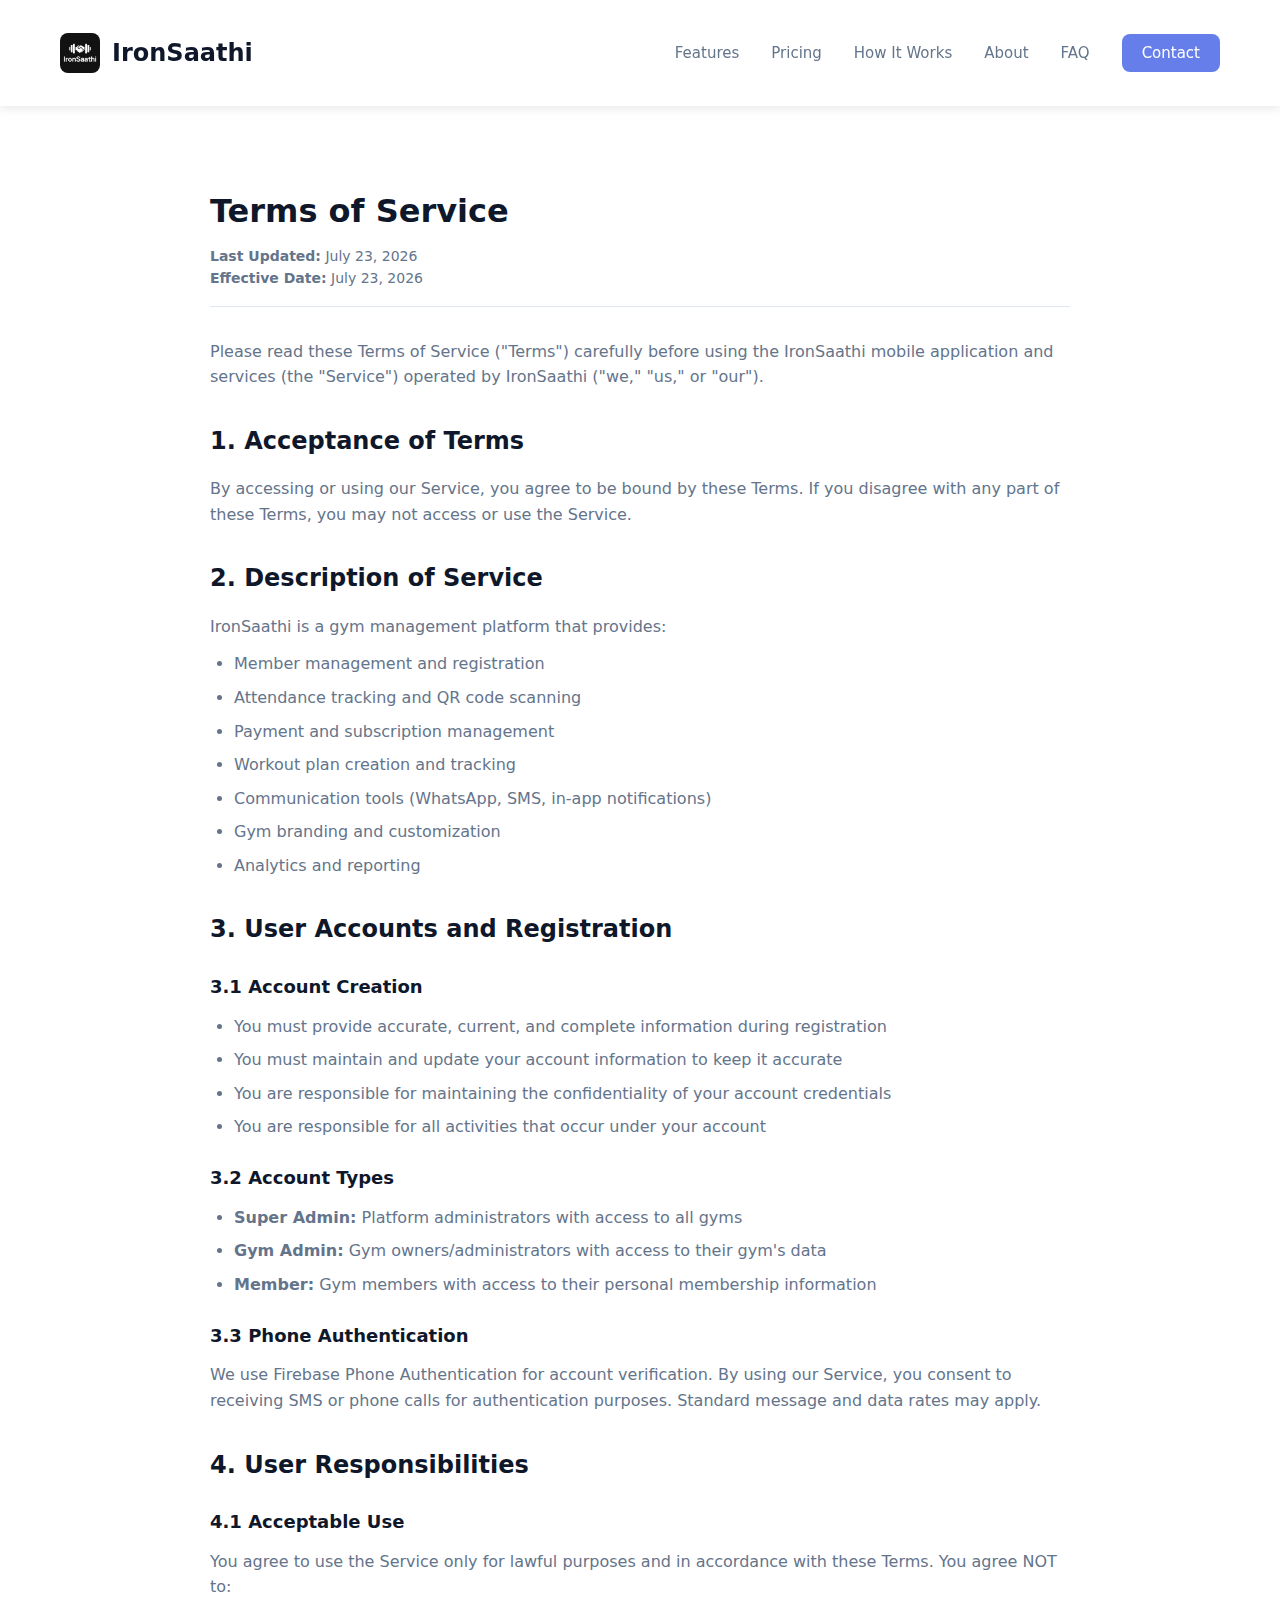
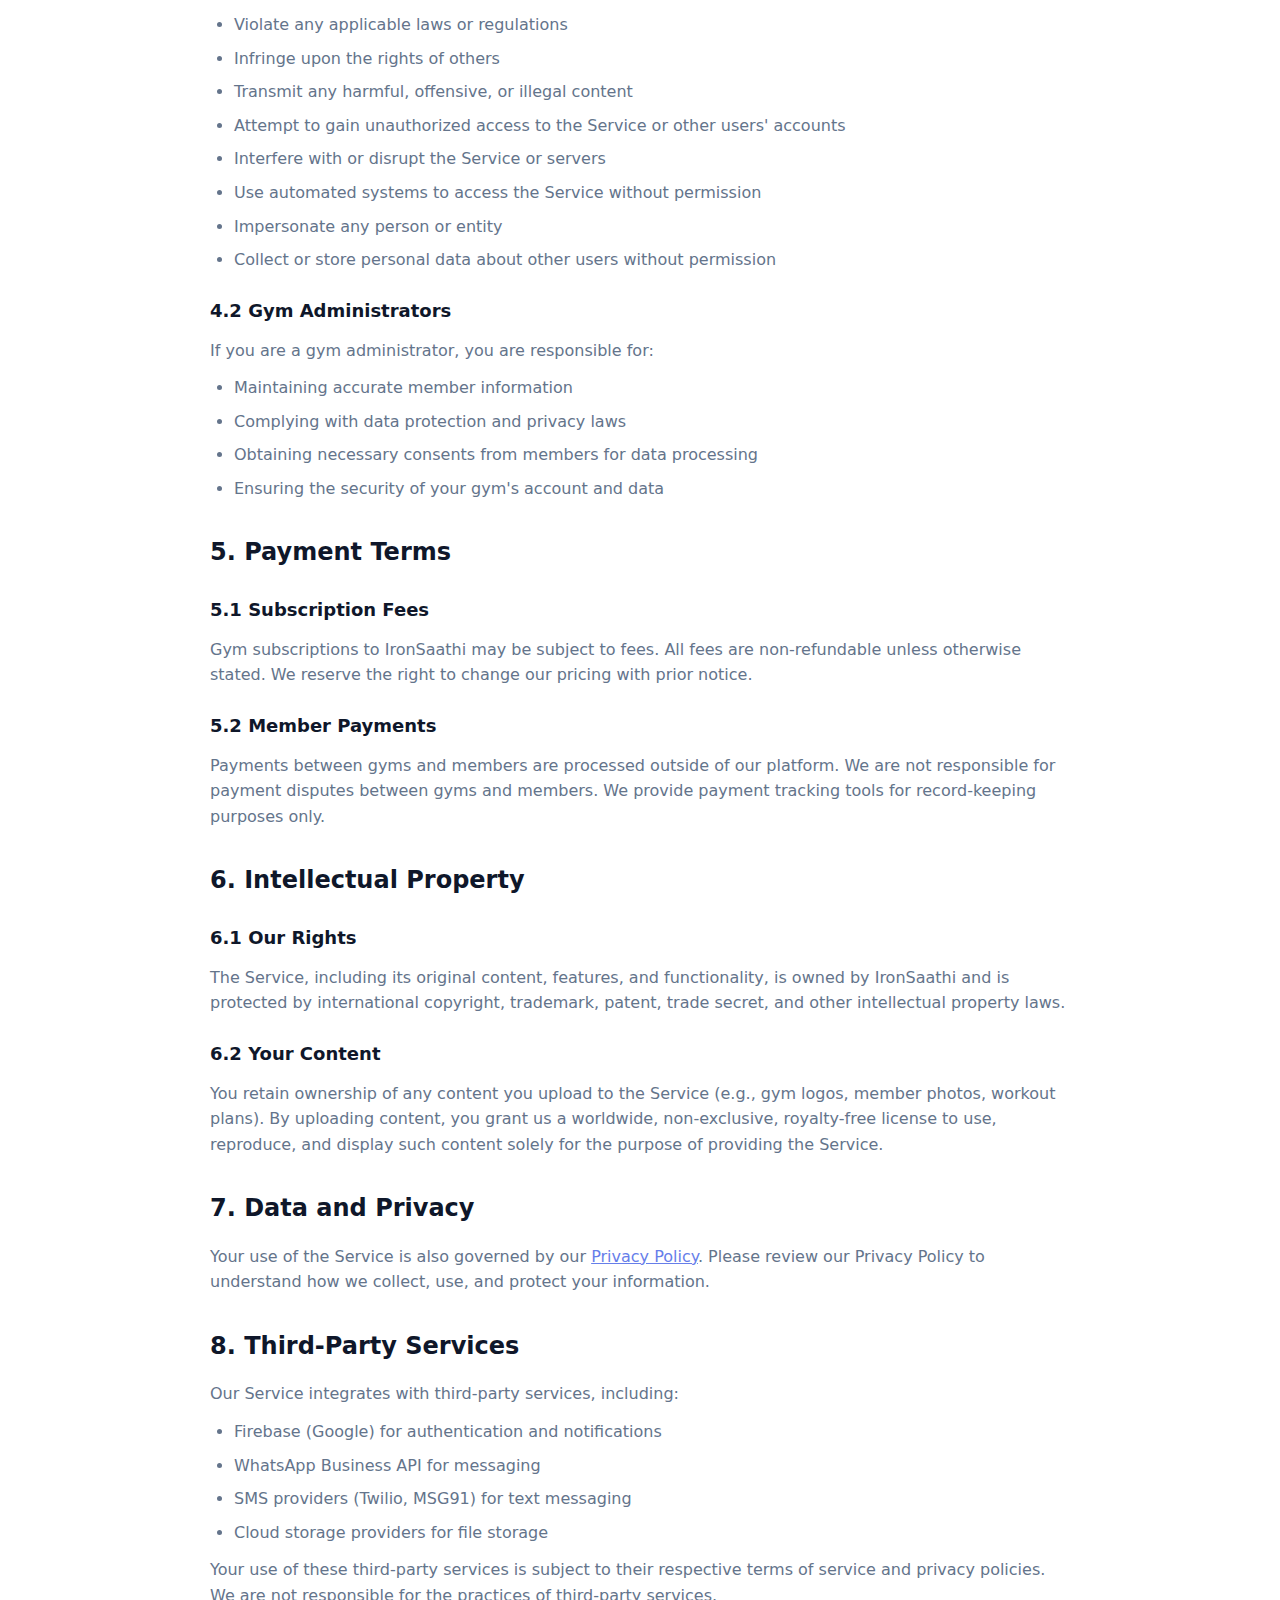
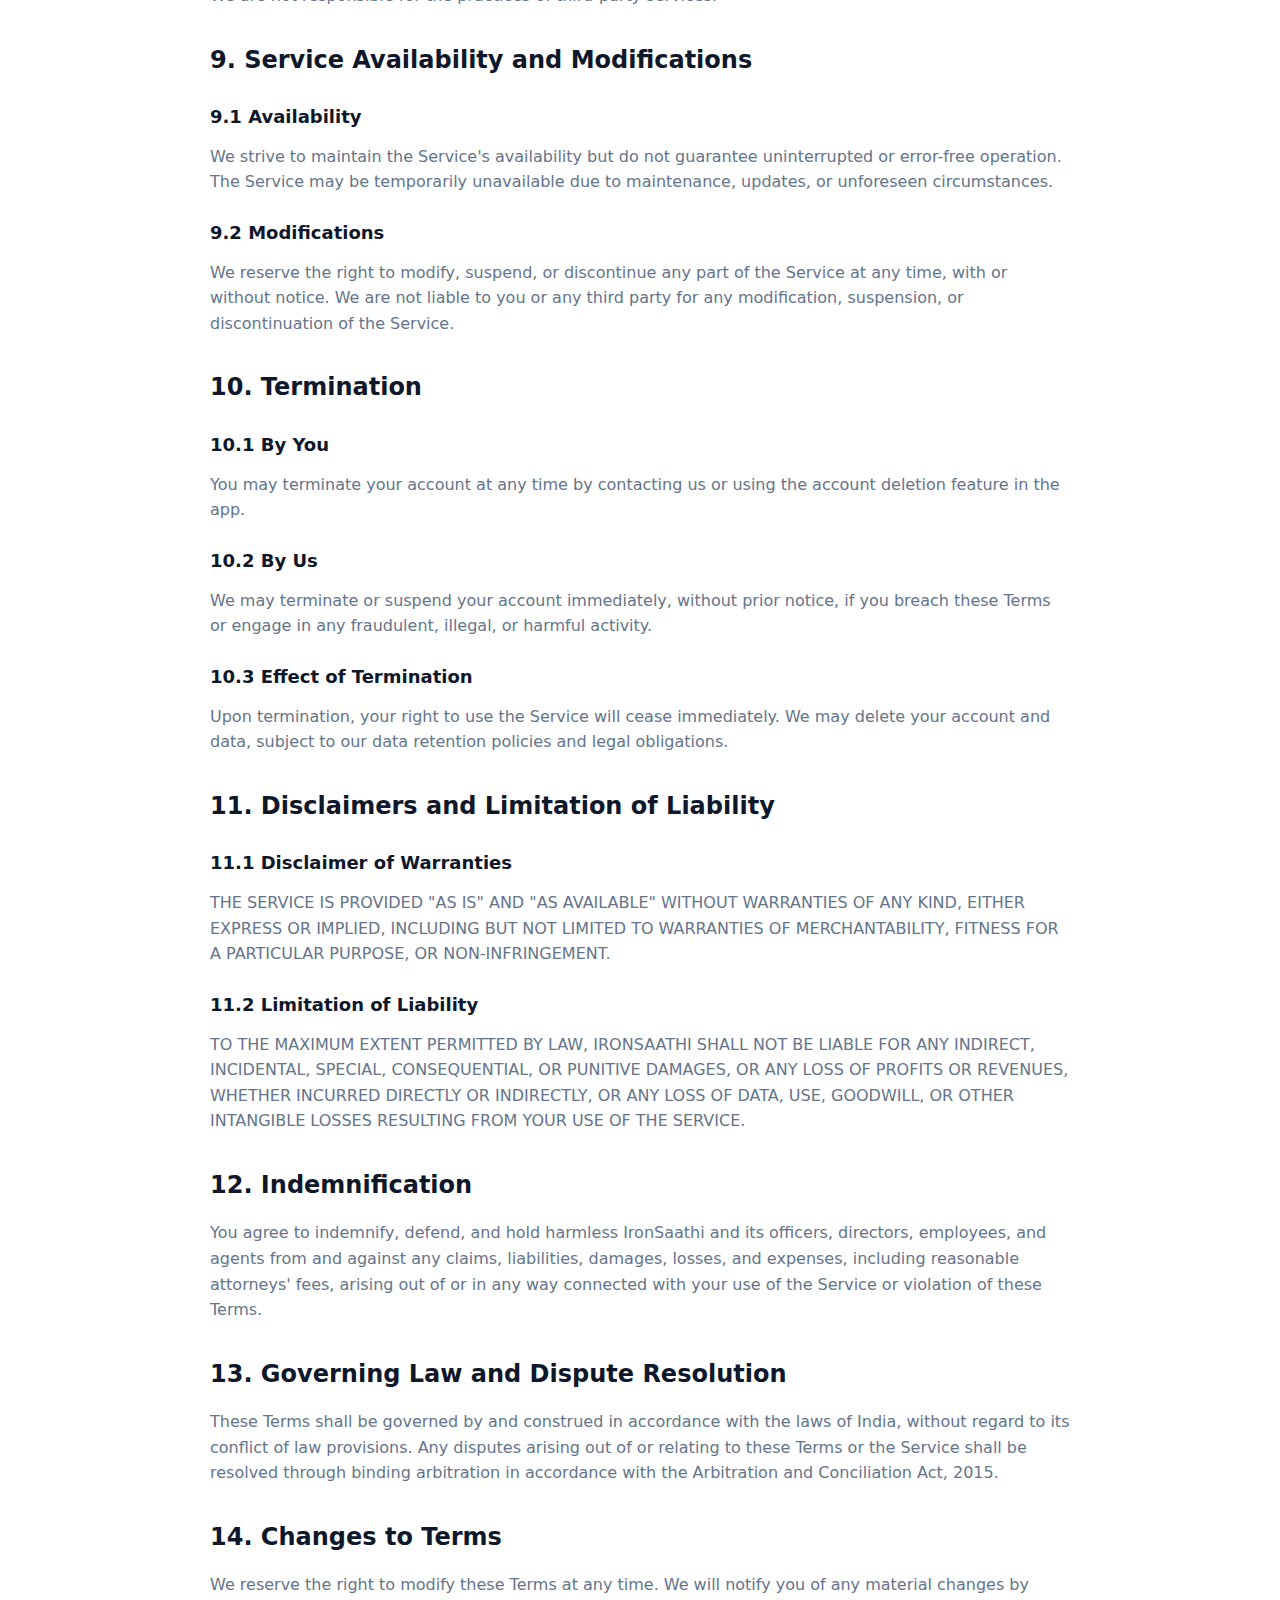
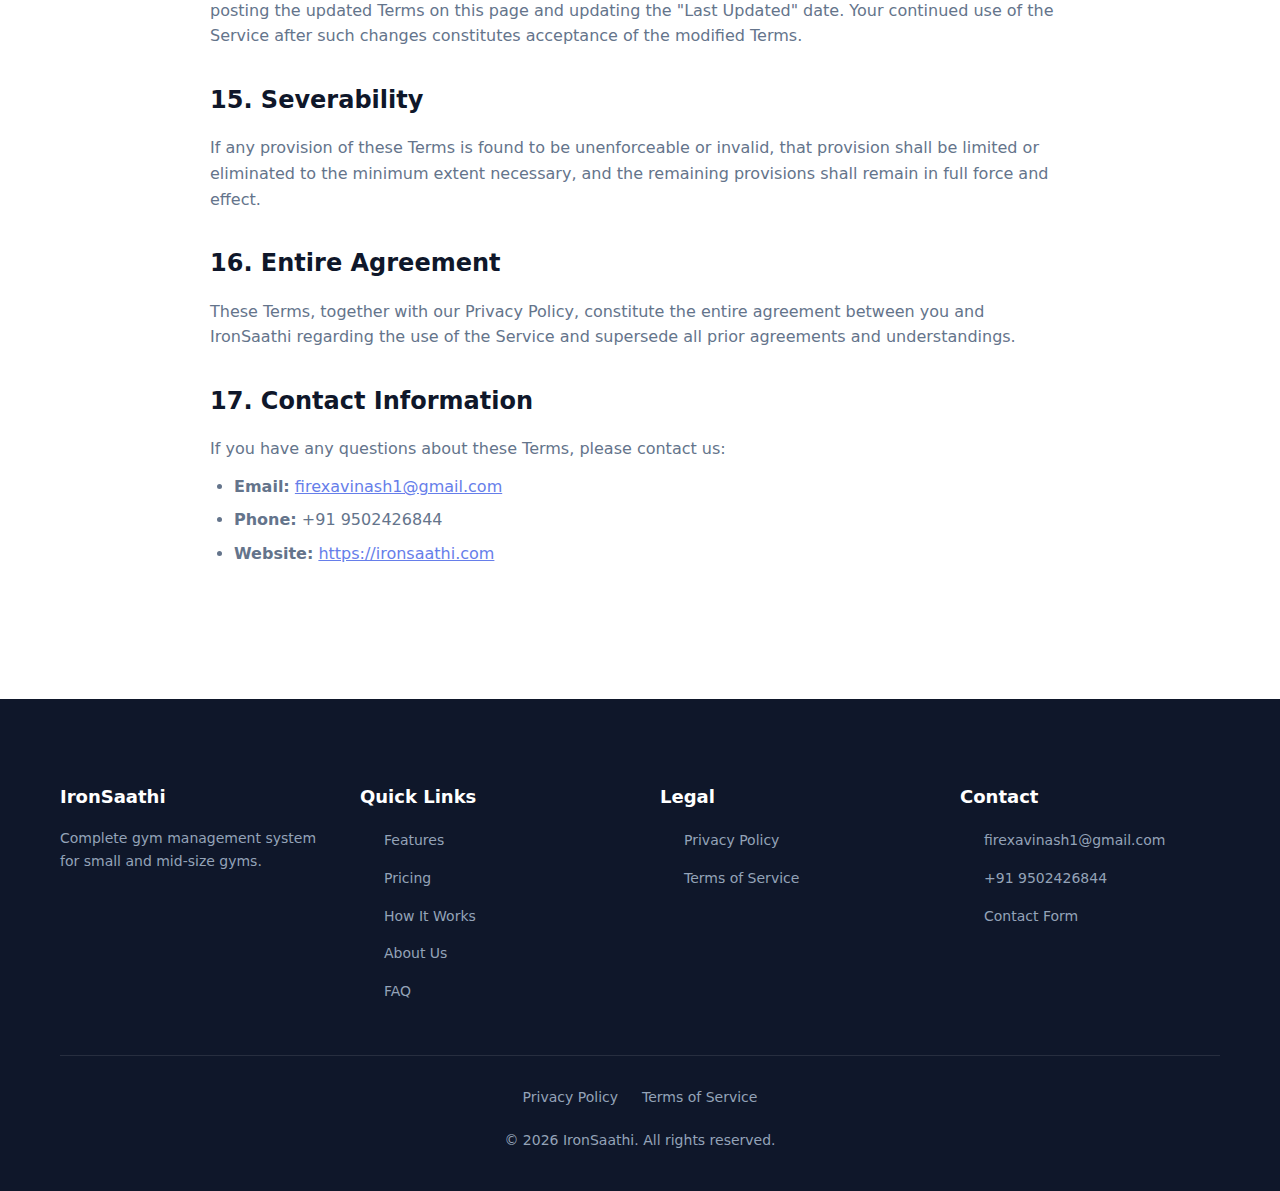
<file: terms-of-service.html>
<!doctype html>
<html lang="en">
<head>
  <meta charset="utf-8" />
  <meta name="viewport" content="width=device-width,initial-scale=1" />
  <title>Terms of Service — IronSaathi</title>
  <link rel="stylesheet" href="styles.css">
  <style>
    .content-container { max-width: 900px; margin: 0 auto; padding: 40px 20px; }
    .meta { color: var(--text-gray); font-size: 14px; margin-bottom: 32px; padding-bottom: 16px; border-bottom: 1px solid var(--border); }
    h1 { margin: 0 0 8px; font-size: 32px; color: var(--text-dark); }
    h2 { margin: 32px 0 16px; font-size: 24px; color: var(--text-dark); }
    h3 { margin: 24px 0 12px; font-size: 18px; color: var(--text-dark); }
    p { margin: 12px 0; color: var(--text-gray); }
    ul, ol { margin: 12px 0; padding-left: 24px; color: var(--text-gray); }
    li { margin: 8px 0; }
    a { color: var(--primary); text-decoration: underline; }
  </style>
</head>
<body>
  <header>
    <div class="container">
      <nav>
        <a href="/" class="logo-header">
          <img src="https://babasingh123.github.io/ChatGPT%20Image%20Nov%2023%2C%202025%2C%2009_24_16%20PM.png" alt="IronSaathi Logo" />
          <span>IronSaathi</span>
        </a>
        <ul class="nav-links">
          <li><a href="/#features">Features</a></li>
          <li><a href="/pricing.html">Pricing</a></li>
          <li><a href="/how-it-works.html">How It Works</a></li>
          <li><a href="/about.html">About</a></li>
          <li><a href="/faq.html">FAQ</a></li>
          <li><a href="/contact.html" class="btn-nav">Contact</a></li>
        </ul>
      </nav>
    </div>
  </header>

  <section class="section" style="padding-top: 40px;">
    <div class="content-container">
    
    <h1>Terms of Service</h1>
    <div class="meta">
      <strong>Last Updated:</strong> <span id="lastUpdated"></span><br>
      <strong>Effective Date:</strong> <span id="effectiveDate"></span>
    </div>

    <p>Please read these Terms of Service ("Terms") carefully before using the IronSaathi mobile application and services (the "Service") operated by IronSaathi ("we," "us," or "our").</p>

    <h2>1. Acceptance of Terms</h2>
    <p>By accessing or using our Service, you agree to be bound by these Terms. If you disagree with any part of these Terms, you may not access or use the Service.</p>

    <h2>2. Description of Service</h2>
    <p>IronSaathi is a gym management platform that provides:</p>
    <ul>
      <li>Member management and registration</li>
      <li>Attendance tracking and QR code scanning</li>
      <li>Payment and subscription management</li>
      <li>Workout plan creation and tracking</li>
      <li>Communication tools (WhatsApp, SMS, in-app notifications)</li>
      <li>Gym branding and customization</li>
      <li>Analytics and reporting</li>
    </ul>

    <h2>3. User Accounts and Registration</h2>
    <h3>3.1 Account Creation</h3>
    <ul>
      <li>You must provide accurate, current, and complete information during registration</li>
      <li>You must maintain and update your account information to keep it accurate</li>
      <li>You are responsible for maintaining the confidentiality of your account credentials</li>
      <li>You are responsible for all activities that occur under your account</li>
    </ul>

    <h3>3.2 Account Types</h3>
    <ul>
      <li><strong>Super Admin:</strong> Platform administrators with access to all gyms</li>
      <li><strong>Gym Admin:</strong> Gym owners/administrators with access to their gym's data</li>
      <li><strong>Member:</strong> Gym members with access to their personal membership information</li>
    </ul>

    <h3>3.3 Phone Authentication</h3>
    <p>We use Firebase Phone Authentication for account verification. By using our Service, you consent to receiving SMS or phone calls for authentication purposes. Standard message and data rates may apply.</p>

    <h2>4. User Responsibilities</h2>
    <h3>4.1 Acceptable Use</h3>
    <p>You agree to use the Service only for lawful purposes and in accordance with these Terms. You agree NOT to:</p>
    <ul>
      <li>Violate any applicable laws or regulations</li>
      <li>Infringe upon the rights of others</li>
      <li>Transmit any harmful, offensive, or illegal content</li>
      <li>Attempt to gain unauthorized access to the Service or other users' accounts</li>
      <li>Interfere with or disrupt the Service or servers</li>
      <li>Use automated systems to access the Service without permission</li>
      <li>Impersonate any person or entity</li>
      <li>Collect or store personal data about other users without permission</li>
    </ul>

    <h3>4.2 Gym Administrators</h3>
    <p>If you are a gym administrator, you are responsible for:</p>
    <ul>
      <li>Maintaining accurate member information</li>
      <li>Complying with data protection and privacy laws</li>
      <li>Obtaining necessary consents from members for data processing</li>
      <li>Ensuring the security of your gym's account and data</li>
    </ul>

    <h2>5. Payment Terms</h2>
    <h3>5.1 Subscription Fees</h3>
    <p>Gym subscriptions to IronSaathi may be subject to fees. All fees are non-refundable unless otherwise stated. We reserve the right to change our pricing with prior notice.</p>

    <h3>5.2 Member Payments</h3>
    <p>Payments between gyms and members are processed outside of our platform. We are not responsible for payment disputes between gyms and members. We provide payment tracking tools for record-keeping purposes only.</p>

    <h2>6. Intellectual Property</h2>
    <h3>6.1 Our Rights</h3>
    <p>The Service, including its original content, features, and functionality, is owned by IronSaathi and is protected by international copyright, trademark, patent, trade secret, and other intellectual property laws.</p>

    <h3>6.2 Your Content</h3>
    <p>You retain ownership of any content you upload to the Service (e.g., gym logos, member photos, workout plans). By uploading content, you grant us a worldwide, non-exclusive, royalty-free license to use, reproduce, and display such content solely for the purpose of providing the Service.</p>

    <h2>7. Data and Privacy</h2>
    <p>Your use of the Service is also governed by our <a href="/privacy-policy.html">Privacy Policy</a>. Please review our Privacy Policy to understand how we collect, use, and protect your information.</p>

    <h2>8. Third-Party Services</h2>
    <p>Our Service integrates with third-party services, including:</p>
    <ul>
      <li>Firebase (Google) for authentication and notifications</li>
      <li>WhatsApp Business API for messaging</li>
      <li>SMS providers (Twilio, MSG91) for text messaging</li>
      <li>Cloud storage providers for file storage</li>
    </ul>
    <p>Your use of these third-party services is subject to their respective terms of service and privacy policies. We are not responsible for the practices of third-party services.</p>

    <h2>9. Service Availability and Modifications</h2>
    <h3>9.1 Availability</h3>
    <p>We strive to maintain the Service's availability but do not guarantee uninterrupted or error-free operation. The Service may be temporarily unavailable due to maintenance, updates, or unforeseen circumstances.</p>

    <h3>9.2 Modifications</h3>
    <p>We reserve the right to modify, suspend, or discontinue any part of the Service at any time, with or without notice. We are not liable to you or any third party for any modification, suspension, or discontinuation of the Service.</p>

    <h2>10. Termination</h2>
    <h3>10.1 By You</h3>
    <p>You may terminate your account at any time by contacting us or using the account deletion feature in the app.</p>

    <h3>10.2 By Us</h3>
    <p>We may terminate or suspend your account immediately, without prior notice, if you breach these Terms or engage in any fraudulent, illegal, or harmful activity.</p>

    <h3>10.3 Effect of Termination</h3>
    <p>Upon termination, your right to use the Service will cease immediately. We may delete your account and data, subject to our data retention policies and legal obligations.</p>

    <h2>11. Disclaimers and Limitation of Liability</h2>
    <h3>11.1 Disclaimer of Warranties</h3>
    <p>THE SERVICE IS PROVIDED "AS IS" AND "AS AVAILABLE" WITHOUT WARRANTIES OF ANY KIND, EITHER EXPRESS OR IMPLIED, INCLUDING BUT NOT LIMITED TO WARRANTIES OF MERCHANTABILITY, FITNESS FOR A PARTICULAR PURPOSE, OR NON-INFRINGEMENT.</p>

    <h3>11.2 Limitation of Liability</h3>
    <p>TO THE MAXIMUM EXTENT PERMITTED BY LAW, IRONSAATHI SHALL NOT BE LIABLE FOR ANY INDIRECT, INCIDENTAL, SPECIAL, CONSEQUENTIAL, OR PUNITIVE DAMAGES, OR ANY LOSS OF PROFITS OR REVENUES, WHETHER INCURRED DIRECTLY OR INDIRECTLY, OR ANY LOSS OF DATA, USE, GOODWILL, OR OTHER INTANGIBLE LOSSES RESULTING FROM YOUR USE OF THE SERVICE.</p>

    <h2>12. Indemnification</h2>
    <p>You agree to indemnify, defend, and hold harmless IronSaathi and its officers, directors, employees, and agents from and against any claims, liabilities, damages, losses, and expenses, including reasonable attorneys' fees, arising out of or in any way connected with your use of the Service or violation of these Terms.</p>

    <h2>13. Governing Law and Dispute Resolution</h2>
    <p>These Terms shall be governed by and construed in accordance with the laws of India, without regard to its conflict of law provisions. Any disputes arising out of or relating to these Terms or the Service shall be resolved through binding arbitration in accordance with the Arbitration and Conciliation Act, 2015.</p>

    <h2>14. Changes to Terms</h2>
    <p>We reserve the right to modify these Terms at any time. We will notify you of any material changes by posting the updated Terms on this page and updating the "Last Updated" date. Your continued use of the Service after such changes constitutes acceptance of the modified Terms.</p>

    <h2>15. Severability</h2>
    <p>If any provision of these Terms is found to be unenforceable or invalid, that provision shall be limited or eliminated to the minimum extent necessary, and the remaining provisions shall remain in full force and effect.</p>

    <h2>16. Entire Agreement</h2>
    <p>These Terms, together with our Privacy Policy, constitute the entire agreement between you and IronSaathi regarding the use of the Service and supersede all prior agreements and understandings.</p>

    <h2>17. Contact Information</h2>
    <p>If you have any questions about these Terms, please contact us:</p>
    <ul>
      <li><strong>Email:</strong> <a href="mailto:firexavinash1@gmail.com">firexavinash1@gmail.com</a></li>
      <li><strong>Phone:</strong> +91 9502426844</li>
      <li><strong>Website:</strong> <a href="https://ironsaathi.com">https://ironsaathi.com</a></li>
    </ul>

    </div>
  </section>

  <footer>
    <div class="container">
      <div class="footer-content">
        <div class="footer-section">
          <h3>IronSaathi</h3>
          <p style="color:var(--text-light);margin-top:12px;font-size:14px;">Complete gym management system for small and mid-size gyms.</p>
        </div>
        <div class="footer-section">
          <h3>Quick Links</h3>
          <ul>
            <li><a href="/#features">Features</a></li>
            <li><a href="/pricing.html">Pricing</a></li>
            <li><a href="/how-it-works.html">How It Works</a></li>
            <li><a href="/about.html">About Us</a></li>
            <li><a href="/faq.html">FAQ</a></li>
          </ul>
        </div>
        <div class="footer-section">
          <h3>Legal</h3>
          <ul>
            <li><a href="/privacy-policy.html">Privacy Policy</a></li>
            <li><a href="/terms-of-service.html">Terms of Service</a></li>
          </ul>
        </div>
        <div class="footer-section">
          <h3>Contact</h3>
          <ul>
            <li><a href="mailto:firexavinash1@gmail.com">firexavinash1@gmail.com</a></li>
            <li><a href="tel:+919502426844">+91 9502426844</a></li>
            <li><a href="/contact.html">Contact Form</a></li>
          </ul>
        </div>
      </div>
      <div class="footer-bottom">
        <div class="footer-links">
          <a href="/privacy-policy.html">Privacy Policy</a>
          <a href="/terms-of-service.html">Terms of Service</a>
        </div>
        <div>© <span id="year"></span> IronSaathi. All rights reserved.</div>
      </div>
    </div>
  </footer>

  <script>
    const today = new Date();
    document.getElementById('lastUpdated').textContent = today.toLocaleDateString('en-US', { year: 'numeric', month: 'long', day: 'numeric' });
    document.getElementById('effectiveDate').textContent = today.toLocaleDateString('en-US', { year: 'numeric', month: 'long', day: 'numeric' });
    document.getElementById('year').textContent = today.getFullYear();
  </script>
</body>
</html>
</file>
<file: styles.css>
/* Shared Styles for IronSaathi Website */
* { margin: 0; padding: 0; box-sizing: border-box; }

:root {
  --primary: #667eea;
  --primary-dark: #5568d3;
  --secondary: #764ba2;
  --text-dark: #0f172a;
  --text-gray: #64748b;
  --text-light: #94a3b8;
  --bg-white: #ffffff;
  --bg-light: #f8fafc;
  --border: #e2e8f0;
  --success: #10b981;
  --warning: #f59e0b;
  --error: #ef4444;
}

body { 
  font-family: Inter, system-ui, -apple-system, Roboto, "Segoe UI", Arial, sans-serif; 
  color: var(--text-dark); 
  line-height: 1.6;
  background: var(--bg-white);
}

.container {
  max-width: 1200px;
  margin: 0 auto;
  padding: 0 20px;
}

/* Header */
header {
  padding: 20px 0;
  background: rgba(255, 255, 255, 0.95);
  backdrop-filter: blur(10px);
  box-shadow: 0 2px 10px rgba(0,0,0,0.1);
  position: sticky;
  top: 0;
  z-index: 1000;
}

nav {
  display: flex;
  justify-content: space-between;
  align-items: center;
}

.logo-header {
  display: flex;
  align-items: center;
  gap: 12px;
  font-size: 24px;
  font-weight: 700;
  color: var(--text-dark);
  text-decoration: none;
  transition: transform 0.3s;
}

.logo-header:hover {
  transform: scale(1.05);
}

.logo-header img {
  width: 40px;
  height: 40px;
  border-radius: 8px;
}

.nav-links {
  display: flex;
  gap: 32px;
  list-style: none;
  align-items: center;
}

.nav-links a {
  color: var(--text-gray);
  text-decoration: none;
  font-weight: 500;
  transition: color 0.3s;
  font-size: 15px;
}

.nav-links a:hover {
  color: var(--primary);
}

.nav-links .btn-nav {
  padding: 10px 20px;
  background: var(--primary);
  color: white;
  border-radius: 8px;
  transition: all 0.3s;
}

.nav-links .btn-nav:hover {
  background: var(--primary-dark);
  transform: translateY(-2px);
  box-shadow: 0 4px 12px rgba(102, 126, 234, 0.4);
}

/* Buttons */
.btn {
  display: inline-block;
  padding: 14px 32px;
  border-radius: 12px;
  text-decoration: none;
  font-weight: 600;
  font-size: 16px;
  transition: all 0.3s;
  border: 2px solid transparent;
  cursor: pointer;
  text-align: center;
}

.btn-primary {
  background: var(--primary);
  color: white;
  box-shadow: 0 4px 15px rgba(102, 126, 234, 0.3);
}

.btn-primary:hover {
  transform: translateY(-2px);
  box-shadow: 0 6px 20px rgba(102, 126, 234, 0.4);
}

.btn-secondary {
  background: rgba(255, 255, 255, 0.2);
  color: white;
  border-color: rgba(255, 255, 255, 0.3);
  backdrop-filter: blur(10px);
}

.btn-secondary:hover {
  background: rgba(255, 255, 255, 0.3);
  transform: translateY(-2px);
}

.btn-outline {
  background: transparent;
  color: var(--primary);
  border-color: var(--primary);
}

.btn-outline:hover {
  background: var(--primary);
  color: white;
}

/* Hero Section */
.hero {
  text-align: center;
  padding: 80px 0 60px;
  color: white;
  background: linear-gradient(135deg, var(--primary) 0%, var(--secondary) 100%);
}

.hero-logo {
  width: 140px;
  height: 140px;
  object-fit: contain;
  border-radius: 20px;
  background: rgba(255, 255, 255, 0.1);
  backdrop-filter: blur(10px);
  padding: 20px;
  margin: 0 auto 32px;
  box-shadow: 0 8px 32px rgba(0,0,0,0.2);
  animation: float 3s ease-in-out infinite;
}

@keyframes float {
  0%, 100% { transform: translateY(0px); }
  50% { transform: translateY(-10px); }
}

.hero h1 {
  font-size: 48px;
  font-weight: 800;
  margin-bottom: 16px;
  text-shadow: 0 2px 10px rgba(0,0,0,0.2);
  letter-spacing: -0.5px;
}

.hero .tagline {
  font-size: 22px;
  margin-bottom: 12px;
  opacity: 0.95;
  font-weight: 500;
}

.hero .subtitle {
  font-size: 18px;
  margin-bottom: 40px;
  opacity: 0.9;
  max-width: 700px;
  margin-left: auto;
  margin-right: auto;
}

.cta-buttons {
  display: flex;
  gap: 16px;
  justify-content: center;
  flex-wrap: wrap;
  margin-bottom: 60px;
}

/* Section Styles */
.section {
  padding: 80px 0;
}

.section-title {
  text-align: center;
  font-size: 36px;
  font-weight: 700;
  color: var(--text-dark);
  margin-bottom: 16px;
}

.section-subtitle {
  text-align: center;
  font-size: 18px;
  color: var(--text-gray);
  margin-bottom: 60px;
  max-width: 600px;
  margin-left: auto;
  margin-right: auto;
}

/* Cards */
.card {
  background: white;
  padding: 32px;
  border-radius: 16px;
  border: 1px solid var(--border);
  transition: all 0.3s;
}

.card:hover {
  transform: translateY(-4px);
  box-shadow: 0 12px 24px rgba(0,0,0,0.1);
}

.feature-card {
  background: linear-gradient(135deg, var(--bg-light) 0%, white 100%);
  padding: 32px;
  border-radius: 16px;
  border: 1px solid var(--border);
  transition: all 0.3s;
  text-align: center;
  height: 100%;
}

.feature-card:hover {
  transform: translateY(-4px);
  box-shadow: 0 12px 24px rgba(0,0,0,0.1);
  border-color: var(--primary);
}

.feature-icon {
  font-size: 48px;
  margin-bottom: 16px;
}

.feature-card h3 {
  font-size: 20px;
  font-weight: 700;
  color: var(--text-dark);
  margin-bottom: 12px;
}

.feature-card p {
  color: var(--text-gray);
  font-size: 15px;
  line-height: 1.6;
}

/* Grids */
.grid {
  display: grid;
  gap: 24px;
}

.grid-2 { grid-template-columns: repeat(auto-fit, minmax(300px, 1fr)); }
.grid-3 { grid-template-columns: repeat(auto-fit, minmax(280px, 1fr)); }
.grid-4 { grid-template-columns: repeat(auto-fit, minmax(250px, 1fr)); }

/* Footer */
footer {
  background: var(--text-dark);
  color: var(--text-light);
  padding: 60px 0 40px;
}

.footer-content {
  display: grid;
  grid-template-columns: repeat(auto-fit, minmax(250px, 1fr));
  gap: 40px;
  margin-bottom: 40px;
}

.footer-section h3 {
  color: white;
  font-size: 18px;
  margin-bottom: 16px;
  font-weight: 600;
}

.footer-section ul {
  list-style: none;
}

.footer-section ul li {
  margin-bottom: 12px;
}

.footer-section a {
  color: var(--text-light);
  text-decoration: none;
  transition: color 0.3s;
  font-size: 14px;
}

.footer-section a:hover {
  color: white;
}

.footer-bottom {
  border-top: 1px solid rgba(255,255,255,0.1);
  padding-top: 30px;
  text-align: center;
  font-size: 14px;
  color: var(--text-light);
}

.footer-links {
  display: flex;
  justify-content: center;
  gap: 24px;
  flex-wrap: wrap;
  margin-bottom: 20px;
}

.footer-links a {
  color: var(--text-light);
  text-decoration: none;
  transition: color 0.3s;
}

.footer-links a:hover {
  color: white;
}

/* Forms */
.form-group {
  margin-bottom: 24px;
}

.form-group label {
  display: block;
  margin-bottom: 8px;
  font-weight: 500;
  color: var(--text-dark);
}

.form-group input,
.form-group textarea,
.form-group select {
  width: 100%;
  padding: 12px 16px;
  border: 1px solid var(--border);
  border-radius: 8px;
  font-size: 15px;
  font-family: inherit;
  transition: all 0.3s;
}

.form-group input:focus,
.form-group textarea:focus,
.form-group select:focus {
  outline: none;
  border-color: var(--primary);
  box-shadow: 0 0 0 3px rgba(102, 126, 234, 0.1);
}

.form-group textarea {
  resize: vertical;
  min-height: 120px;
}

/* Pricing Cards */
.pricing-card {
  background: white;
  padding: 40px;
  border-radius: 16px;
  border: 2px solid var(--border);
  text-align: center;
  transition: all 0.3s;
  position: relative;
}

.pricing-card.featured {
  border-color: var(--primary);
  transform: scale(1.05);
  box-shadow: 0 12px 40px rgba(102, 126, 234, 0.2);
}

.pricing-card:hover {
  transform: translateY(-8px);
  box-shadow: 0 16px 40px rgba(0,0,0,0.15);
}

.pricing-card.featured:hover {
  transform: scale(1.05) translateY(-8px);
}

.pricing-badge {
  position: absolute;
  top: -12px;
  right: 20px;
  background: var(--primary);
  color: white;
  padding: 6px 16px;
  border-radius: 20px;
  font-size: 12px;
  font-weight: 600;
}

.pricing-price {
  font-size: 48px;
  font-weight: 800;
  color: var(--text-dark);
  margin: 20px 0;
}

.pricing-price span {
  font-size: 20px;
  color: var(--text-gray);
  font-weight: 500;
}

.pricing-features {
  list-style: none;
  text-align: left;
  margin: 30px 0;
}

.pricing-features li {
  padding: 12px 0;
  border-bottom: 1px solid var(--border);
  color: var(--text-gray);
}

.pricing-features li:last-child {
  border-bottom: none;
}

.pricing-features li::before {
  content: "✓";
  color: var(--success);
  font-weight: bold;
  margin-right: 12px;
}

/* FAQ */
.faq-item {
  background: white;
  border: 1px solid var(--border);
  border-radius: 12px;
  margin-bottom: 16px;
  overflow: hidden;
}

.faq-question {
  padding: 24px;
  font-weight: 600;
  color: var(--text-dark);
  cursor: pointer;
  display: flex;
  justify-content: space-between;
  align-items: center;
  transition: background 0.3s;
}

.faq-question:hover {
  background: var(--bg-light);
}

.faq-answer {
  padding: 0 24px;
  max-height: 0;
  overflow: hidden;
  transition: all 0.3s;
  color: var(--text-gray);
}

.faq-item.active .faq-answer {
  padding: 0 24px 24px;
  max-height: 500px;
}

.faq-toggle {
  font-size: 20px;
  color: var(--primary);
  transition: transform 0.3s;
}

.faq-item.active .faq-toggle {
  transform: rotate(45deg);
}

/* Testimonials */
.testimonial-card {
  background: white;
  padding: 32px;
  border-radius: 16px;
  border: 1px solid var(--border);
  box-shadow: 0 4px 12px rgba(0,0,0,0.05);
}

.testimonial-text {
  font-size: 16px;
  color: var(--text-gray);
  font-style: italic;
  margin-bottom: 20px;
  line-height: 1.8;
}

.testimonial-author {
  display: flex;
  align-items: center;
  gap: 16px;
}

.testimonial-author img {
  width: 50px;
  height: 50px;
  border-radius: 50%;
  object-fit: cover;
}

.testimonial-info h4 {
  font-size: 16px;
  font-weight: 600;
  color: var(--text-dark);
  margin-bottom: 4px;
}

.testimonial-info p {
  font-size: 14px;
  color: var(--text-gray);
}

/* Steps */
.step-card {
  text-align: center;
  padding: 32px;
}

.step-number {
  width: 60px;
  height: 60px;
  border-radius: 50%;
  background: var(--primary);
  color: white;
  display: flex;
  align-items: center;
  justify-content: center;
  font-size: 24px;
  font-weight: 700;
  margin: 0 auto 20px;
}

.step-card h3 {
  font-size: 20px;
  font-weight: 700;
  color: var(--text-dark);
  margin-bottom: 12px;
}

.step-card p {
  color: var(--text-gray);
  font-size: 15px;
}

/* Responsive */
@media (max-width: 768px) {
  .hero h1 { font-size: 36px; }
  .hero .tagline { font-size: 20px; }
  .hero .subtitle { font-size: 16px; }
  .section-title { font-size: 28px; }
  .nav-links { display: none; }
  .pricing-card.featured { transform: scale(1); }
  .footer-content { grid-template-columns: 1fr; }
}

/* Utility Classes */
.text-center { text-align: center; }
.mt-20 { margin-top: 20px; }
.mt-40 { margin-top: 40px; }
.mb-20 { margin-bottom: 20px; }
.mb-40 { margin-bottom: 40px; }
.bg-light { background: var(--bg-light); }
.bg-white { background: white; }
</file>
